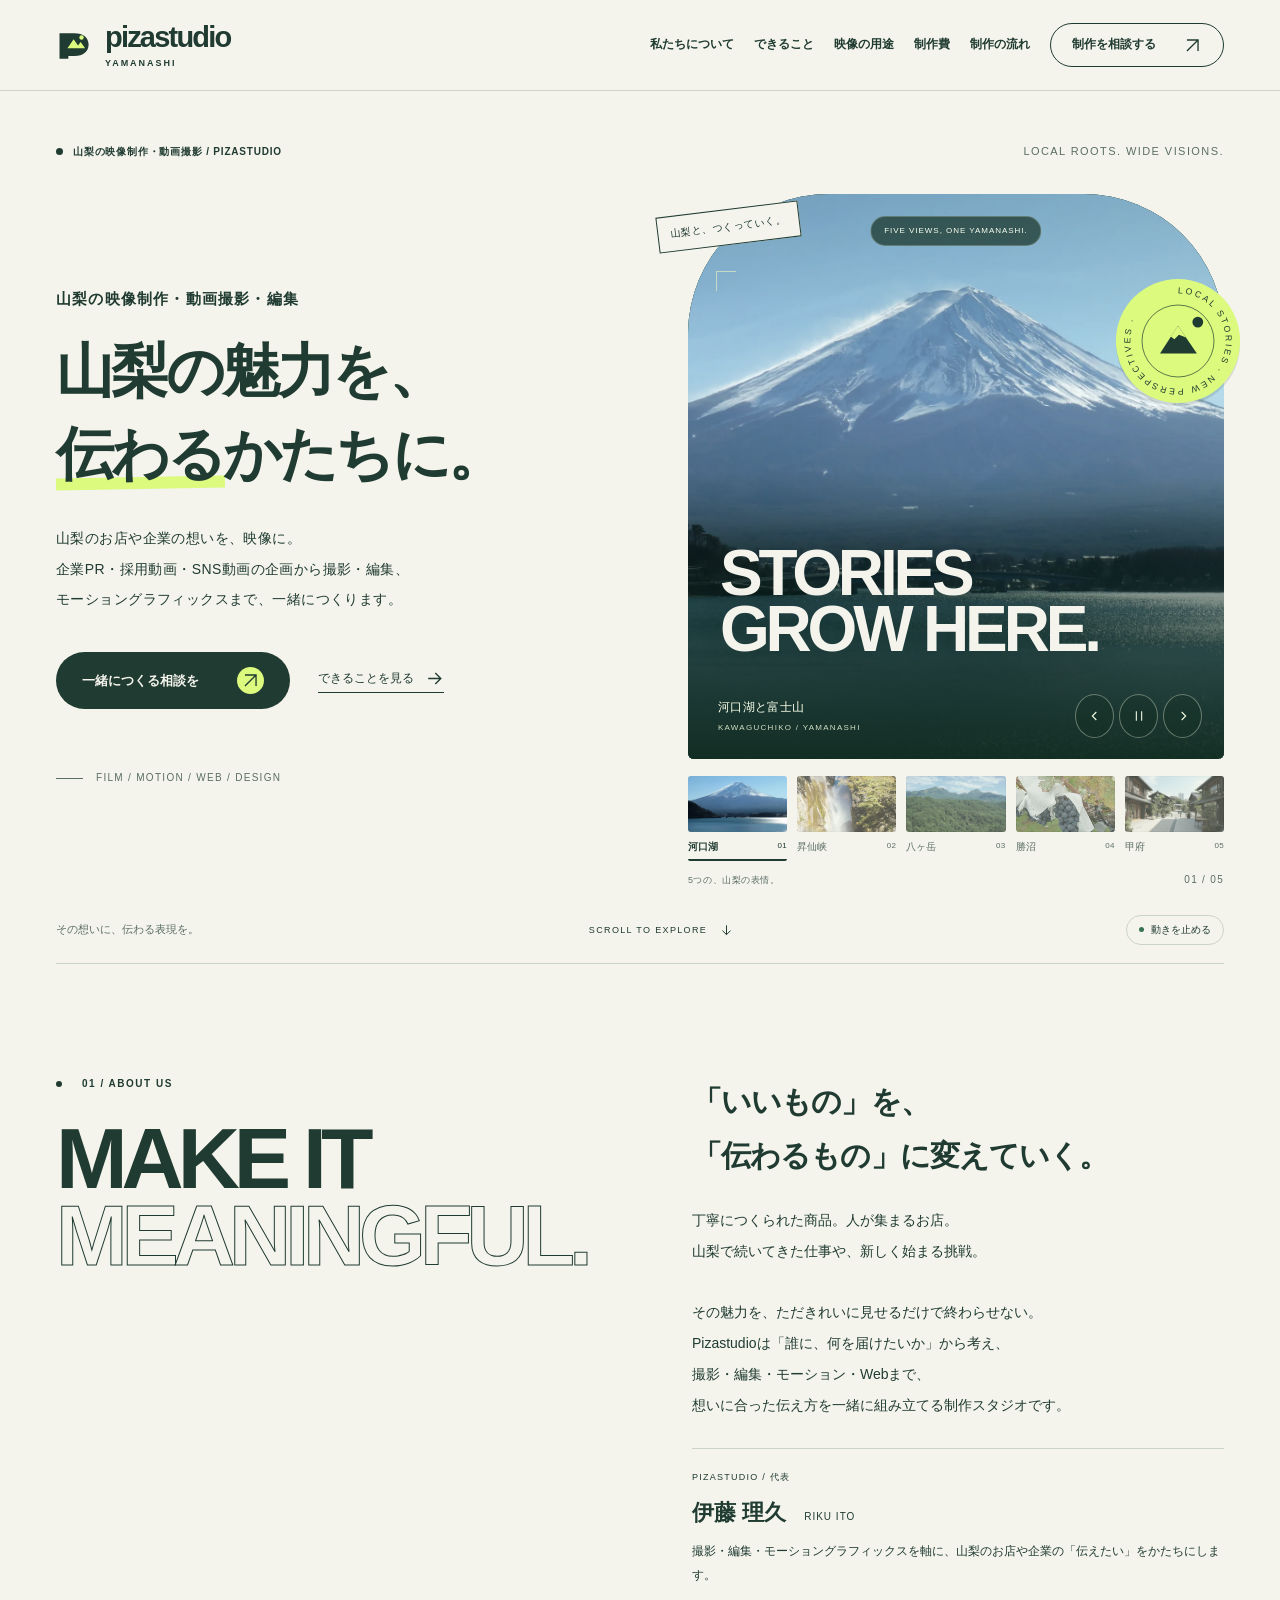
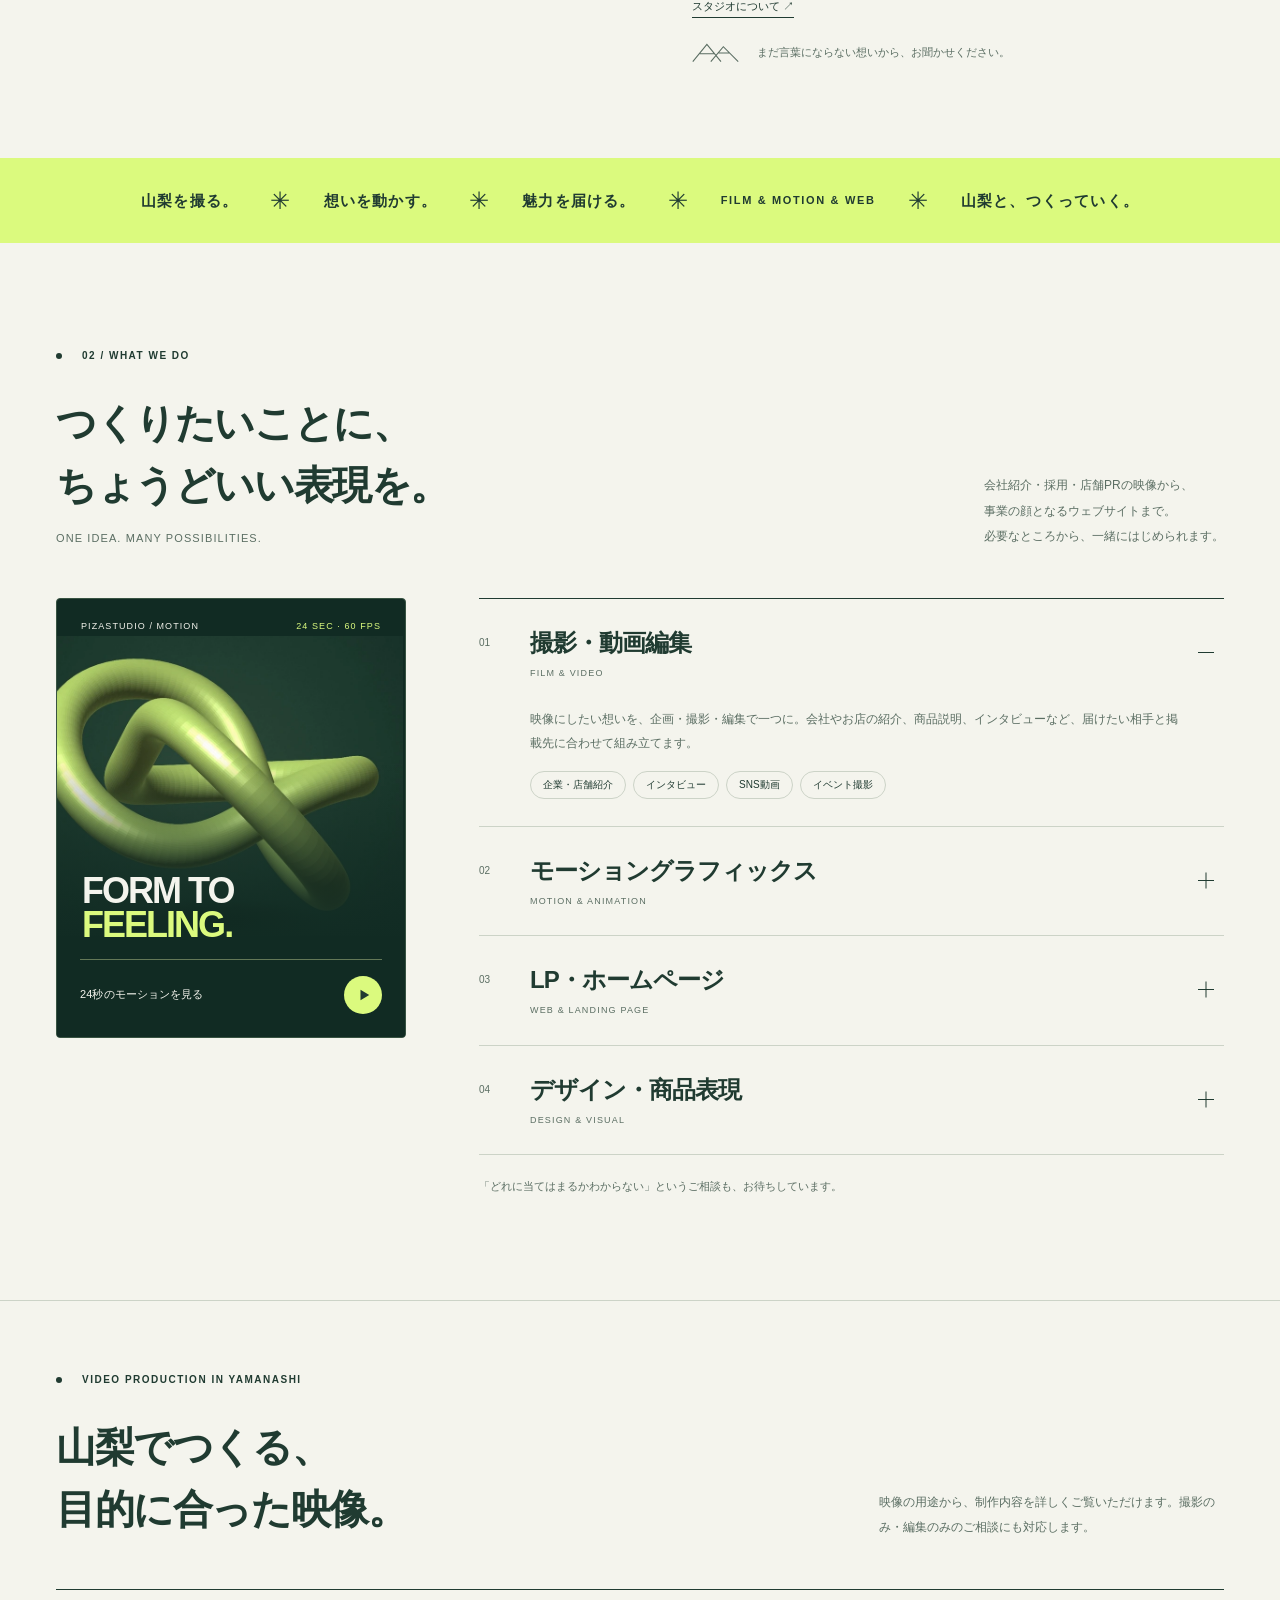
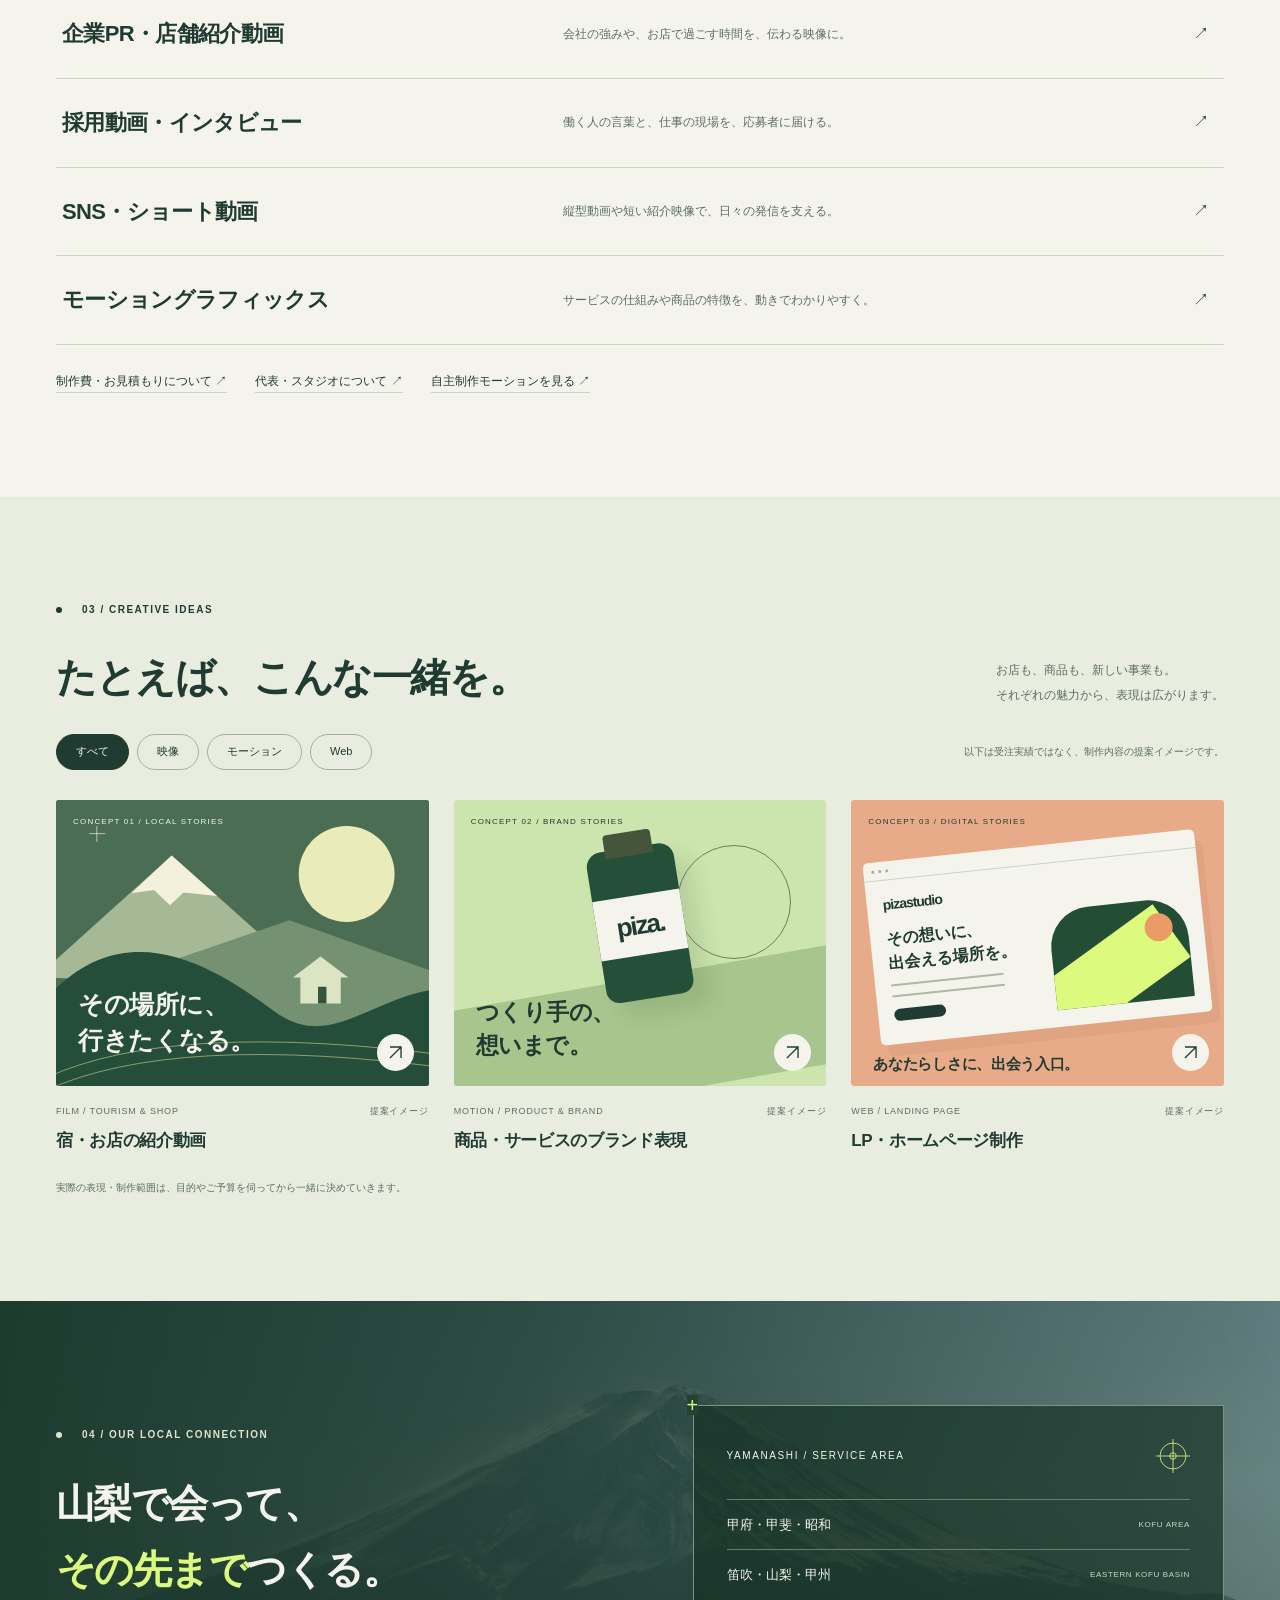
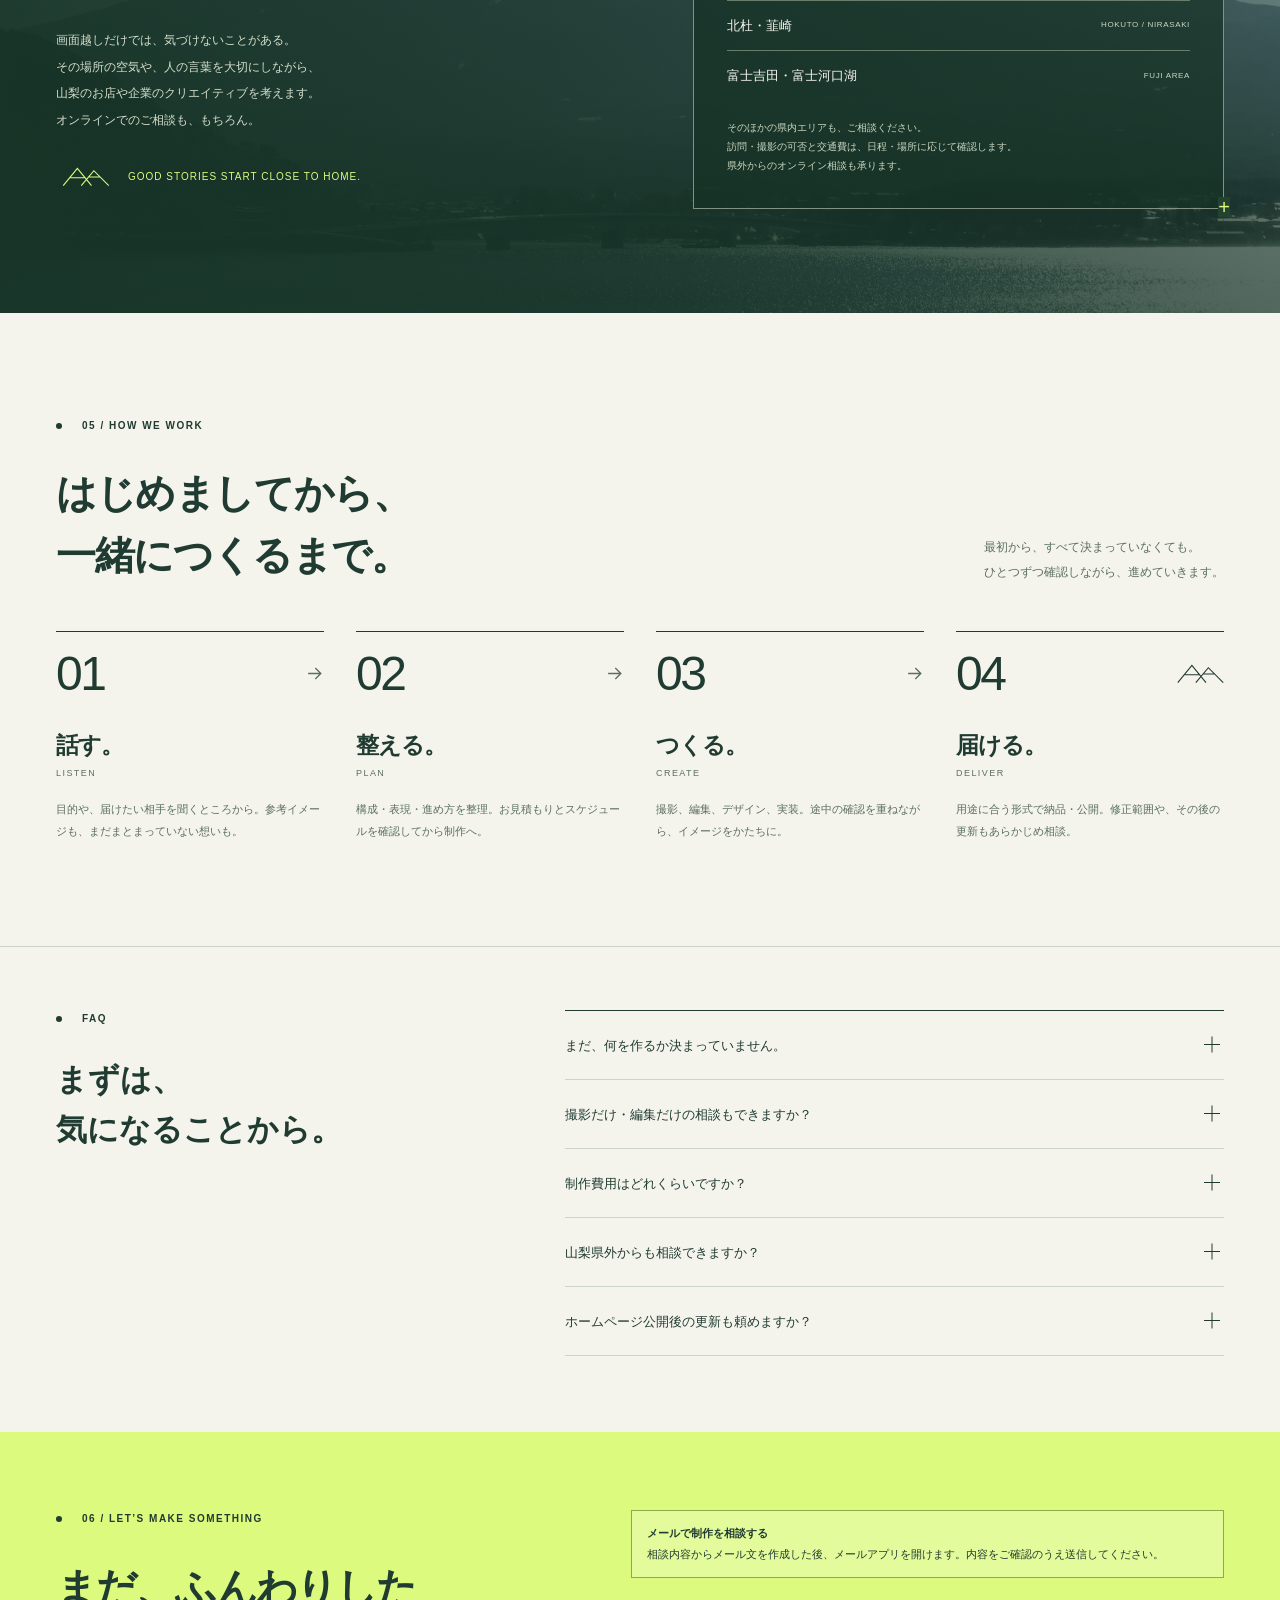
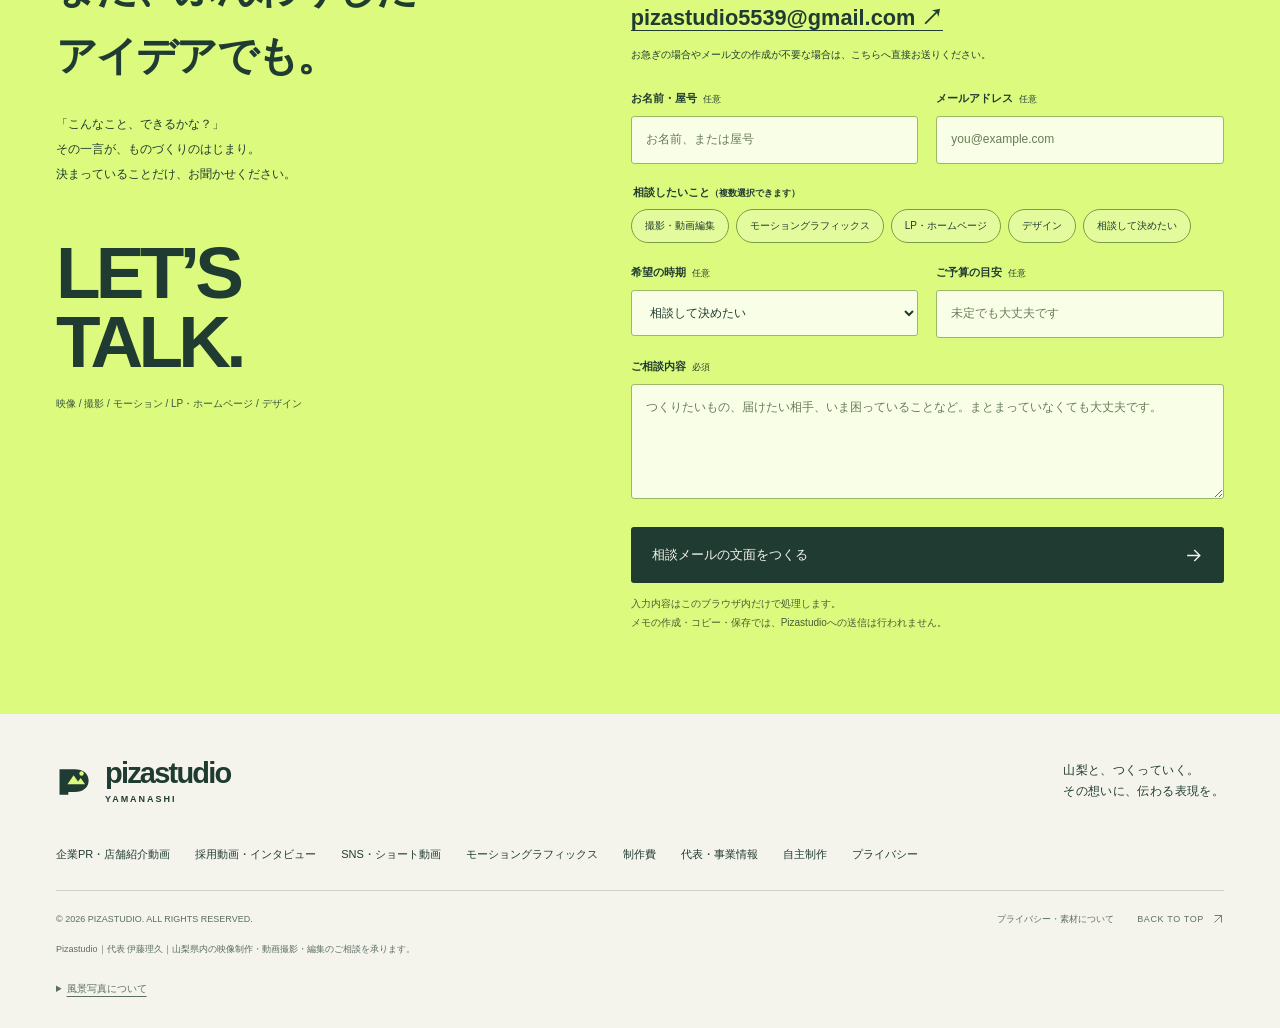
<file: index.html>
<!doctype html>
<html lang="ja">
<head>
<meta charset="utf-8"><meta name="viewport" content="width=device-width,initial-scale=1">
<title>山梨の映像制作・動画撮影・編集｜Pizastudio</title>
<!-- Motion identity edition. Existing five-photo gallery and consultation memo are preserved. -->
<meta name="description" content="山梨で企業PR・採用動画・店舗紹介・SNS動画の制作をご検討ならPizastudio。企画・撮影・編集・モーショングラフィックスを目的に合わせてご提案。甲府・甲斐・笛吹・北杜・富士河口湖など県内の撮影をご相談いただけます。">
<!-- Five-photo Yamanashi gallery. Original graphic retained as a failure fallback. -->

<meta name="robots" content="index,follow,max-image-preview:large,max-video-preview:-1"><meta name="theme-color" content="#203b31">
<meta property="og:type" content="website"><meta property="og:locale" content="ja_JP"><meta property="og:title" content="山梨の映像制作・動画撮影・編集｜Pizastudio"><meta property="og:description" content="山梨で企業PR・採用動画・店舗紹介・SNS動画の制作をご検討ならPizastudio。企画・撮影・編集・モーショングラフィックスを目的に合わせてご提案。甲府・甲斐・笛吹・北杜・富士河口湖など県内の撮影をご相談いただけます。">
<link rel="icon" type="image/svg+xml" href="/assets/favicon.svg"><link rel="stylesheet" href="/assets/site.css">
<link rel="canonical" href="https://pizastudio-yamanashi.pages.dev/"><meta property="og:url" content="https://pizastudio-yamanashi.pages.dev/"><meta property="og:image" content="https://pizastudio-yamanashi.pages.dev/assets/share.jpg"><meta property="og:site_name" content="Pizastudio 山梨"><meta name="twitter:card" content="summary_large_image"><meta name="author" content="Pizastudio / 伊藤理久"><script type="application/ld+json">{"@context": "https://schema.org", "@graph": [{"@type": "Organization", "@id": "https://pizastudio-yamanashi.pages.dev/#organization", "name": "Pizastudio", "url": "https://pizastudio-yamanashi.pages.dev/", "logo": "https://pizastudio-yamanashi.pages.dev/assets/favicon.svg", "email": "pizastudio5539@gmail.com", "founder": {"@type": "Person", "name": "伊藤理久"}, "description": "山梨県内の企業PR・採用動画・SNS動画の撮影、編集、モーショングラフィックスを提供する制作スタジオ。", "areaServed": {"@type": "AdministrativeArea", "name": "山梨県"}, "contactPoint": {"@type": "ContactPoint", "contactType": "制作相談", "email": "pizastudio5539@gmail.com", "availableLanguage": "Japanese"}}, {"@type": "WebSite", "@id": "https://pizastudio-yamanashi.pages.dev/#website", "url": "https://pizastudio-yamanashi.pages.dev/", "name": "Pizastudio 山梨", "inLanguage": "ja", "publisher": {"@id": "https://pizastudio-yamanashi.pages.dev/#organization"}}, {"@type": "WebPage", "@id": "https://pizastudio-yamanashi.pages.dev/#webpage", "url": "https://pizastudio-yamanashi.pages.dev/", "name": "山梨の映像制作・動画撮影・編集｜Pizastudio", "inLanguage": "ja", "isPartOf": {"@id": "https://pizastudio-yamanashi.pages.dev/#website"}, "about": {"@id": "https://pizastudio-yamanashi.pages.dev/#organization"}}, {"@type": "Service", "name": "企業PR・店舗紹介動画", "url": "https://pizastudio-yamanashi.pages.dev/services/company-pr/", "provider": {"@id": "https://pizastudio-yamanashi.pages.dev/#organization"}, "areaServed": {"@type": "AdministrativeArea", "name": "山梨県"}}, {"@type": "Service", "name": "採用動画・インタビュー", "url": "https://pizastudio-yamanashi.pages.dev/services/recruitment/", "provider": {"@id": "https://pizastudio-yamanashi.pages.dev/#organization"}, "areaServed": {"@type": "AdministrativeArea", "name": "山梨県"}}, {"@type": "Service", "name": "SNS・ショート動画", "url": "https://pizastudio-yamanashi.pages.dev/services/sns-video/", "provider": {"@id": "https://pizastudio-yamanashi.pages.dev/#organization"}, "areaServed": {"@type": "AdministrativeArea", "name": "山梨県"}}, {"@type": "Service", "name": "モーショングラフィックス", "url": "https://pizastudio-yamanashi.pages.dev/services/motion-graphics/", "provider": {"@id": "https://pizastudio-yamanashi.pages.dev/#organization"}, "areaServed": {"@type": "AdministrativeArea", "name": "山梨県"}}]}</script></head>
<body>
<a class="skip" href="#main">本文へ移動</a>
<header class="header"><div class="wrap header-inner"><a href="#top" aria-label="Pizastudio 山梨 トップ"><span class="brand"><svg class="brand-symbol" viewBox="0 0 42 42" fill="none" aria-hidden="true"><path d="M4 36V7h17c10 0 16 5 16 13s-6 13-16 13h-7v3H4Z" fill="currentColor"/><path d="m13 24 7-10 5 7 3-4 5 7H13Z" fill="#dbfa7e"/><circle cx="29" cy="12" r="2.5" fill="#dbfa7e"/></svg><span class="brand-type">pizastudio<small>YAMANASHI</small></span></span></a><nav class="nav" id="site-nav" aria-label="メインメニュー"><a href="#about">私たちについて</a><a href="#services">できること</a><a href="#video-services">映像の用途</a><a href="/pricing/">制作費</a><a href="#process">制作の流れ</a><a href="#contact" class="nav-contact">制作を相談する<svg class="arrow" aria-hidden="true" viewBox="0 0 24 24"><path d="M5 19 19 5M5 5h14v14"/></svg></a></nav><button class="menu-toggle" id="menu-toggle" aria-label="メニューを開く" aria-controls="site-nav" aria-expanded="false"><span></span><span></span></button></div></header>
<main id="main">
<section class="hero wrap" id="top" aria-labelledby="hero-title"><div class="hero-topline"><p class="eyebrow mono"><span class="dot" aria-hidden="true"></span>山梨の映像制作・動画撮影 / PIZASTUDIO</p><span class="edition">LOCAL ROOTS. WIDE VISIONS.</span></div>
<div class="hero-grid"><div class="hero-copy"><h1 id="hero-title"><span class="hero-service-line">山梨の映像制作・動画撮影・編集</span><span class="hero-line">山梨の魅力を、</span><span class="hero-line"><span class="under">伝わる</span>かたちに。</span></h1><p class="hero-description">山梨のお店や企業の想いを、映像に。<br>企業PR・採用動画・SNS動画の企画から撮影・編集、<br>モーショングラフィックスまで、一緒につくります。</p><div class="hero-links"><a class="cta-primary" href="#contact">一緒につくる相談を<span class="circle"><svg class="arrow" aria-hidden="true" viewBox="0 0 24 24"><path d="M5 19 19 5M5 5h14v14"/></svg></span></a><a class="quiet-link" href="#services">できることを見る<svg class="arrow" aria-hidden="true" viewBox="0 0 24 24"><path d="M4 12h16M13 5l7 7-7 7"/></svg></a></div><p class="hero-caption">FILM / MOTION / WEB / DESIGN</p></div>
<div class="hero-gallery" id="hero-gallery" role="region" aria-roledescription="カルーセル" aria-label="山梨の風景、5枚の写真" data-current="0"><div class="hero-art"><div class="art-window" id="hero-window"><svg class="landscape" viewBox="0 0 600 700" preserveAspectRatio="xMidYMid slice" role="img" aria-labelledby="land-title land-desc">
<title id="land-title">山梨の山並みをモチーフにしたグラフィック</title><desc id="land-desc">深い緑の空、淡い緑の太陽、富士山を思わせる稜線と、流れるような丘。Pizastudio山梨版のために制作した抽象イラスト。</desc>
<defs><linearGradient id="sky" x2="0" y2="1"><stop stop-color="#2a4b3f"/><stop offset="1" stop-color="#46664f"/></linearGradient><pattern id="grid" width="35" height="35" patternUnits="userSpaceOnUse"><path d="M35 0H0v35" fill="none" stroke="#edf4d0" stroke-opacity=".09" stroke-width=".6"/></pattern><clipPath id="snow"><path d="M46 416 298 212 559 416Z"/></clipPath><pattern id="speckle" width="9" height="9" patternUnits="userSpaceOnUse"><circle cx="1" cy="2" r=".45" fill="#eaffc6" fill-opacity=".18"/><circle cx="6" cy="7" r=".4" fill="#071d12" fill-opacity=".14"/></pattern></defs>
<path fill="url(#sky)" d="M0 0h600v700H0z"/><path fill="url(#grid)" d="M0 0h600v700H0z"/>
<circle cx="440" cy="153" r="100" fill="none" stroke="#bcd28c" stroke-width=".7" opacity=".5"/><circle cx="440" cy="153" r="83" fill="none" stroke="#bcd28c" stroke-width=".7" opacity=".4"/><circle cx="440" cy="153" r="66" fill="#dcf897"/>
<path d="M-30 395 70 324 134 373 240 285 365 374 452 322 635 450V700H-30Z" fill="#759077"/>
<path d="M23 428 298 212 579 428Z" fill="#aac29b"/><path d="m298 212 27 63-25 14 12 28-45 22-14 35-73 54H579Z" fill="#729075"/>
<path d="m201 289 97-77 105 84-65-12-21 12-29-23-22 13-27-7Z" fill="#f0f1d9" clip-path="url(#snow)"/>
<path d="m298 224-16 45-34 22M309 281l-19 29-22 6M362 300l19 37 38 13M259 338l-16 24-42 26M284 348l-25 45" stroke="#dbe3ba" stroke-width="1" opacity=".7" fill="none"/>
<path d="M-20 456Q97 356 186 395T358 434Q448 465 630 387V700H-20Z" fill="#456f51"/>
<path d="M-20 432c160-63 178-3 319 72S443 451 622 436v264H-20Z" fill="#c1c796"/>
<path d="M-20 469c139-64 192-13 282 32s209 59 360 2M-20 486c139-64 192-13 282 32s209 59 360 2M-20 504c139-64 192-13 282 32s209 59 360 2M-20 522c139-64 192-13 282 32s209 59 360 2M-20 540c139-64 192-13 282 32s209 59 360 2" fill="none" stroke="#6b805a" stroke-width="1.2" opacity=".68"/>
<path d="M-10 640Q97 515 252 545T615 494V710H-10Z" fill="#7b9869"/><path d="M-20 664Q174 483 397 575T632 557V710H-20Z" fill="#193b2f"/>
<path d="M324 520c131 37 135 89 10 117s-106 47-19 72h100c-110-43-103-55-35-74s145-74-56-115Z" fill="#dfef9e"/>
<path d="M327 525c122 42 121 83 5 111s-107 51-11 72" fill="none" stroke="#dca07a" stroke-width="1.2"/>
<g fill="#193b2f"><path d="m124 469 11-29 11 29h-7v17h-8v-17ZM163 472l13-39 13 39h-9v18h-8v-18ZM526 440l11-32 11 32h-7v14h-8v-14ZM496 450l10-24 10 24h-7v12h-6v-12Z"/></g>
<path d="M58 192h88M102 148v88" stroke="#e5efce" stroke-width=".7" opacity=".35"/><circle cx="102" cy="192" r="23" fill="none" stroke="#e5efce" stroke-width=".7" opacity=".35"/>
<path d="M30 366H570" stroke="#f0f1d9" stroke-width=".6" opacity=".3" stroke-dasharray="3 8"/>
<path fill="url(#speckle)" d="M0 0h600v700H0z"/>
</svg><div class="gallery-slide is-active" id="gallery-slide-0" role="group" aria-roledescription="スライド" aria-label="1 / 5 河口湖と富士山" aria-hidden="false" data-name="河口湖と富士山" data-english="KAWAGUCHIKO"><img class="gallery-photo" src="/assets/landscape-01.webp" width="1800" height="1200" alt="河口湖の湖面の向こうに見える、雪をまとった富士山。" style="--photo-position:54% 50%" loading="eager" decoding="async" fetchpriority="high" referrerpolicy="no-referrer" draggable="false"></div>
<div class="gallery-slide" id="gallery-slide-1" role="group" aria-roledescription="スライド" aria-label="2 / 5 昇仙峡・仙娥滝" aria-hidden="true" data-name="昇仙峡・仙娥滝" data-english="SHOSENKYO"><img class="gallery-photo" src="/assets/landscape-02.webp" width="1200" height="1800" alt="昇仙峡の木々と岩に囲まれて流れ落ちる仙娥滝。" style="--photo-position:50% 46%" loading="eager" decoding="async" fetchpriority="low" referrerpolicy="no-referrer" draggable="false"></div>
<div class="gallery-slide" id="gallery-slide-2" role="group" aria-roledescription="スライド" aria-label="3 / 5 北杜から望む八ヶ岳" aria-hidden="true" data-name="北杜から望む八ヶ岳" data-english="YATSUGATAKE"><img class="gallery-photo" src="/assets/landscape-03.webp" width="1800" height="1200" alt="北杜市から望む八ヶ岳の山並みと緑豊かな森。" style="--photo-position:48% 50%" loading="eager" decoding="async" fetchpriority="low" referrerpolicy="no-referrer" draggable="false"></div>
<div class="gallery-slide" id="gallery-slide-3" role="group" aria-roledescription="スライド" aria-label="4 / 5 勝沼のぶどう" aria-hidden="true" data-name="勝沼のぶどう" data-english="KATSUNUMA"><img class="gallery-photo" src="/assets/landscape-04.webp" width="768" height="1024" alt="勝沼の葡萄園で実るぶどうと緑の葉。" style="--photo-position:50% 42%" loading="eager" decoding="async" fetchpriority="low" referrerpolicy="no-referrer" draggable="false"></div>
<div class="gallery-slide" id="gallery-slide-4" role="group" aria-roledescription="スライド" aria-label="5 / 5 甲府・花小路の街並み" aria-hidden="true" data-name="甲府・花小路の街並み" data-english="KOFU"><img class="gallery-photo" src="/assets/landscape-05.webp" width="1800" height="1200" alt="小江戸甲府花小路の、趣のある建物が並ぶ通り。" style="--photo-position:50% 50%" loading="eager" decoding="async" fetchpriority="low" referrerpolicy="no-referrer" draggable="false"></div><span class="photo-veil" aria-hidden="true"></span><span class="art-index">FIVE VIEWS, ONE YAMANASHI.</span><span class="art-corner" aria-hidden="true"></span><div class="art-title" aria-hidden="true">STORIES<br>GROW HERE.</div><div class="gallery-window-bar"><div class="gallery-location"><strong id="gallery-place">河口湖と富士山</strong><small id="gallery-place-en">KAWAGUCHIKO / YAMANASHI</small></div><div class="gallery-controls"><button class="gallery-control" id="gallery-prev" type="button" aria-label="前の写真" aria-controls="hero-window"><svg viewBox="0 0 24 24" aria-hidden="true"><path d="m14 6-6 6 6 6"/></svg></button><button class="gallery-control" id="gallery-play" type="button" aria-label="写真の自動切り替えを停止" aria-pressed="false"><svg class="pause-symbol" viewBox="0 0 24 24" aria-hidden="true"><path d="M8 5v14M16 5v14"/></svg><svg class="play-symbol" viewBox="0 0 24 24" aria-hidden="true"><path d="m8 5 10 7-10 7Z"/></svg></button><button class="gallery-control" id="gallery-next" type="button" aria-label="次の写真" aria-controls="hero-window"><svg viewBox="0 0 24 24" aria-hidden="true"><path d="m10 6 6 6-6 6"/></svg></button></div></div></div><span class="art-note">山梨と、つくっていく。</span><svg class="orbit-stamp" viewBox="0 0 140 140" aria-label="Local stories, new perspectives"><defs><path id="stamp-text" d="M70 17a53 53 0 1 1-.01 0"/></defs><circle cx="70" cy="70" r="69" fill="#dbfa7e"/><circle cx="70" cy="70" r="40" fill="none" stroke="currentColor" stroke-width=".75"/><text font-family="Arial,sans-serif" font-size="9.7" letter-spacing="2.5" fill="currentColor"><textPath href="#stamp-text">LOCAL STORIES · NEW PERSPECTIVES · </textPath></text><path d="m50 84 20-31 21 31H50Z" fill="currentColor"/><path d="m62 65 8-12 9 13-8-3-5 5Z" fill="#dbfa7e"/><circle cx="92" cy="49" r="6" fill="currentColor"/></svg></div><div class="gallery-thumbs" role="group" aria-label="見たい山梨の写真を選ぶ"><button class="gallery-thumb" type="button" aria-label="河口湖と富士山の写真を表示" aria-controls="hero-window" aria-current="true" data-slide="0"><span class="gallery-thumb-image"><img src="/assets/landscape-01.webp" alt="" width="160" height="100" style="--photo-position:54% 50%" loading="eager" decoding="async" referrerpolicy="no-referrer" draggable="false"></span><span class="gallery-thumb-label">河口湖<b>01</b></span></button><button class="gallery-thumb" type="button" aria-label="昇仙峡・仙娥滝の写真を表示" aria-controls="hero-window" aria-current="false" data-slide="1"><span class="gallery-thumb-image"><img src="/assets/landscape-02.webp" alt="" width="160" height="100" style="--photo-position:50% 46%" loading="eager" decoding="async" referrerpolicy="no-referrer" draggable="false"></span><span class="gallery-thumb-label">昇仙峡<b>02</b></span></button><button class="gallery-thumb" type="button" aria-label="北杜から望む八ヶ岳の写真を表示" aria-controls="hero-window" aria-current="false" data-slide="2"><span class="gallery-thumb-image"><img src="/assets/landscape-03.webp" alt="" width="160" height="100" style="--photo-position:48% 50%" loading="eager" decoding="async" referrerpolicy="no-referrer" draggable="false"></span><span class="gallery-thumb-label">八ヶ岳<b>03</b></span></button><button class="gallery-thumb" type="button" aria-label="勝沼のぶどうの写真を表示" aria-controls="hero-window" aria-current="false" data-slide="3"><span class="gallery-thumb-image"><img src="/assets/landscape-04.webp" alt="" width="160" height="100" style="--photo-position:50% 42%" loading="eager" decoding="async" referrerpolicy="no-referrer" draggable="false"></span><span class="gallery-thumb-label">勝沼<b>04</b></span></button><button class="gallery-thumb" type="button" aria-label="甲府・花小路の街並みの写真を表示" aria-controls="hero-window" aria-current="false" data-slide="4"><span class="gallery-thumb-image"><img src="/assets/landscape-05.webp" alt="" width="160" height="100" style="--photo-position:50% 50%" loading="eager" decoding="async" referrerpolicy="no-referrer" draggable="false"></span><span class="gallery-thumb-label">甲府<b>05</b></span></button></div><div class="gallery-meta"><span>5つの、山梨の表情。</span><span class="gallery-count"><span id="gallery-current">01</span> / 05</span></div><p class="sr-only" id="gallery-status" role="status" aria-live="polite" aria-atomic="true"></p></div></div>
<div class="hero-bottom"><p>その想いに、伝わる表現を。</p><a href="#about" class="scroll-hint">SCROLL TO EXPLORE<svg class="arrow" aria-hidden="true" viewBox="0 0 24 24"><path d="M12 4v16M5 13l7 7 7-7"/></svg></a><button class="motion-control" id="motion-toggle" aria-pressed="false"><span class="status-dot" aria-hidden="true"></span><span class="motion-text">動きを止める</span></button></div></section>
<section class="wrap intro" id="about" aria-labelledby="intro-title"><div><div class="section-tag">01 / ABOUT US</div><div class="intro-brand" aria-hidden="true"><span>MAKE IT</span><span class="outline">MEANINGFUL.</span></div></div><div><h2 class="intro-heading" id="intro-title">「いいもの」を、<br>「伝わるもの」に変えていく。</h2><p class="intro-body">丁寧につくられた商品。人が集まるお店。<br>山梨で続いてきた仕事や、新しく始まる挑戦。<br><br>その魅力を、ただきれいに見せるだけで終わらせない。<br>Pizastudioは「誰に、何を届けたいか」から考え、<br>撮影・編集・モーション・Webまで、<br>想いに合った伝え方を一緒に組み立てる制作スタジオです。</p><div class="studio-signature"><span>PIZASTUDIO / 代表</span><strong>伊藤 理久 <small>RIKU ITO</small></strong><p>撮影・編集・モーショングラフィックスを軸に、山梨のお店や企業の「伝えたい」をかたちにします。</p><a href="/about/">スタジオについて ↗</a></div><div class="intro-bottom"><svg class="mini-hills" viewBox="0 0 60 28" fill="none" aria-hidden="true"><path d="m2 24 17-21 20 21M27 24 13-1M29 24 13-1" style="display:none"/><path d="M1 25 19 3 37 25M24 25 40 6 59 25M10 15h18M34 14h14" stroke="currentColor" stroke-width="1.4"/></svg><span>まだ言葉にならない想いから、お聞かせください。</span></div></div></section>
<div class="divider-band" aria-hidden="true"><div class="band-line"><span>山梨を撮る。</span><b>✳</b><span>想いを動かす。</span><b>✳</b><span>魅力を届ける。</span><b>✳</b><span class="small">FILM & MOTION & WEB</span><b>✳</b><span>山梨と、つくっていく。</span></div></div>
<section class="section wrap" id="services" aria-labelledby="services-title"><div class="section-tag">02 / WHAT WE DO</div><div class="section-head"><div><h2 id="services-title">つくりたいことに、<br>ちょうどいい表現を。</h2><p class="en">ONE IDEA. MANY POSSIBILITIES.</p></div><p>会社紹介・採用・店舗PRの映像から、<br>事業の顔となるウェブサイトまで。<br>必要なところから、一緒にはじめられます。</p></div><div class="services-grid"><div class="service-poster motion-poster"><button type="button" class="motion-poster-button" data-dialog="motion" aria-label="24秒のPizastudioブランドモーションを見る"><img class="motion-poster-image" src="/assets/art-89388019c754.webp" alt="" width="808" height="640" loading="lazy"><span class="motion-poster-heading"><span>PIZASTUDIO / MOTION</span><span>24 SEC · 60 FPS</span></span><span class="motion-poster-title">FORM TO<br><span>FEELING.</span></span><span class="motion-poster-watch"><span>24秒のモーションを見る</span><span class="motion-poster-play"><svg viewBox="0 0 24 24" aria-hidden="true"><path d="m6 3 15 9-15 9Z"/></svg></span></span></button></div><div><div class="service-list"><details class="service-row" open><summary><span class="service-number">01</span><div><h3>撮影・動画編集</h3><span class="service-en">FILM & VIDEO</span></div><span class="plus" aria-hidden="true"></span></summary><div class="service-detail"><p>映像にしたい想いを、企画・撮影・編集で一つに。会社やお店の紹介、商品説明、インタビューなど、届けたい相手と掲載先に合わせて組み立てます。</p><div class="service-tags"><span>企業・店舗紹介</span><span>インタビュー</span><span>SNS動画</span><span>イベント撮影</span></div></div></details><details class="service-row"><summary><span class="service-number">02</span><div><h3>モーショングラフィックス</h3><span class="service-en">MOTION & ANIMATION</span></div><span class="plus" aria-hidden="true"></span></summary><div class="service-detail"><p>言葉だけでは伝わりにくいことを、文字・図形・イラストの動きでわかりやすく。サービス説明からロゴのアニメーションまで、伝える順番と動きを設計します。</p><div class="service-tags"><span>サービス説明</span><span>図解アニメーション</span><span>ロゴモーション</span><span>3DCG・立体表現</span></div></div></details><details class="service-row"><summary><span class="service-number">03</span><div><h3>LP・ホームページ</h3><span class="service-en">WEB & LANDING PAGE</span></div><span class="plus" aria-hidden="true"></span></summary><div class="service-detail"><p>事業や商品の魅力が伝わる構成から、文章・デザイン・実装まで。映像や写真と世界観をそろえ、相談や予約につながる入口をつくります。</p><div class="service-tags"><span>LP制作</span><span>ホームページ制作</span><span>スマートフォン対応</span><span>映像との連携</span></div></div></details><details class="service-row"><summary><span class="service-number">04</span><div><h3>デザイン・商品表現</h3><span class="service-en">DESIGN & VISUAL</span></div><span class="plus" aria-hidden="true"></span></summary><div class="service-detail"><p>映像だけでなく、見せ方全体を整えるデザインも。バナーやキービジュアル、機材・ガジェットの商品表現など、伝えたいことに合わせてご提案します。</p><div class="service-tags"><span>バナー・ビジュアル</span><span>商品・機材の表現</span><span>図解</span><span>ブランドの見せ方</span></div></div></details></div><p class="service-note">「どれに当てはまるかわからない」というご相談も、お待ちしています。</p></div></div></section>
<section class="section wrap intent-section" id="video-services" aria-labelledby="video-services-title"><div class="section-head"><div><div class="section-tag">VIDEO PRODUCTION IN YAMANASHI</div><h2 id="video-services-title">山梨でつくる、<br>目的に合った映像。</h2></div><p>映像の用途から、制作内容を詳しくご覧いただけます。撮影のみ・編集のみのご相談にも対応します。</p></div><div class="intent-links"><a href="/services/company-pr/" class="intent-row"><span class="intent-name">企業PR・店舗紹介動画</span><span class="intent-desc">会社の強みや、お店で過ごす時間を、伝わる映像に。</span><span aria-hidden="true">↗</span></a><a href="/services/recruitment/" class="intent-row"><span class="intent-name">採用動画・インタビュー</span><span class="intent-desc">働く人の言葉と、仕事の現場を、応募者に届ける。</span><span aria-hidden="true">↗</span></a><a href="/services/sns-video/" class="intent-row"><span class="intent-name">SNS・ショート動画</span><span class="intent-desc">縦型動画や短い紹介映像で、日々の発信を支える。</span><span aria-hidden="true">↗</span></a><a href="/services/motion-graphics/" class="intent-row"><span class="intent-name">モーショングラフィックス</span><span class="intent-desc">サービスの仕組みや商品の特徴を、動きでわかりやすく。</span><span aria-hidden="true">↗</span></a></div><div class="editorial-links"><a href="/pricing/">制作費・お見積もりについて ↗</a><a href="/about/">代表・スタジオについて ↗</a><a href="/works/brand-motion/">自主制作モーションを見る ↗</a></div></section><section class="section ideas" id="ideas" aria-labelledby="ideas-title"><div class="wrap"><div class="section-tag">03 / CREATIVE IDEAS</div><div class="section-head"><div><h2 id="ideas-title">たとえば、こんな一緒を。</h2></div><p>お店も、商品も、新しい事業も。<br>それぞれの魅力から、表現は広がります。</p></div><div class="filter-row" role="group" aria-label="制作アイデアの絞り込み"><button class="filter" data-filter="all" aria-pressed="true">すべて</button><button class="filter" data-filter="film" aria-pressed="false">映像</button><button class="filter" data-filter="motion" aria-pressed="false">モーション</button><button class="filter" data-filter="web" aria-pressed="false">Web</button><p class="filter-disclaimer">以下は受注実績ではなく、制作内容の提案イメージです。</p></div><p class="sr-only" aria-live="polite" id="filter-status">3件の提案イメージを表示しています。</p><div class="ideas-grid">
<article class="idea-card" data-category="film"><button data-dialog="local" aria-label="宿・お店の紹介動画の提案内容を見る"><div class="idea-cover cover-local"><svg viewBox="0 0 450 340" preserveAspectRatio="xMidYMid slice" aria-hidden="true"><rect width="450" height="340" fill="#4a6d54"/><circle cx="349" cy="88" r="57" fill="#e9ecb9"/><path d="M-20 211 141 66 315 221Z" fill="#a5b997"/><path d="m141 66 54 48-40-4-16 15-19-18-27 4Z" fill="#f3f0dc"/><path d="M-20 246 281 143 483 215V340H-20Z" fill="#749271"/><path d="M-20 250c98-126 211-52 283 1s121-29 219-28v123H-20Z" fill="#254e3a"/><path d="M-10 331Q142 260 479 305" fill="none" stroke="#9daf76" stroke-width="1"/><path d="M-10 346Q142 275 479 320" fill="none" stroke="#9daf76" stroke-width="1"/><g fill="#dce5c3"><path d="M294 210h48v32h-48z"/><path d="m285 211 33-25 33 25Z"/></g><path fill="#36543c" d="M315 222h10v20h-10z"/><path d="M52 31v19M43 40h19" stroke="#f3efcf" stroke-width=".8"/></svg><span class="label">CONCEPT 01 / LOCAL STORIES</span><span class="title">その場所に、<br>行きたくなる。</span><span class="idea-arrow"><svg class="arrow" aria-hidden="true" viewBox="0 0 24 24"><path d="M5 19 19 5M5 5h14v14"/></svg></span></div><div class="idea-meta"><span>FILM / TOURISM & SHOP</span><span>提案イメージ</span></div><h3>宿・お店の紹介動画</h3></button></article>
<article class="idea-card" data-category="motion"><button data-dialog="product" aria-label="商品・サービスのブランド表現の提案内容を見る"><div class="idea-cover cover-product"><span class="label">CONCEPT 02 / BRAND STORIES</span><div class="product-floor" aria-hidden="true"></div><div class="product-sun" aria-hidden="true"></div><div class="product-bottle" aria-hidden="true"><span class="product-label">piza.</span></div><span class="title">つくり手の、<br>想いまで。</span><span class="idea-arrow"><svg class="arrow" aria-hidden="true" viewBox="0 0 24 24"><path d="M5 19 19 5M5 5h14v14"/></svg></span></div><div class="idea-meta"><span>MOTION / PRODUCT & BRAND</span><span>提案イメージ</span></div><h3>商品・サービスのブランド表現</h3></button></article>
<article class="idea-card" data-category="web"><button data-dialog="web" aria-label="LP・ホームページ制作の提案内容を見る"><div class="idea-cover cover-web"><span class="label">CONCEPT 03 / DIGITAL STORIES</span><div class="mock-browser" aria-hidden="true"><div class="mock-chrome"><i></i><i></i><i></i></div><div class="mock-content"><div class="mock-brand">pizastudio</div><div class="mock-layout"><div><div class="mock-head">その想いに、<br>出会える場所を。</div><div class="mock-text"></div><div class="mock-text"></div><div class="mock-cta"></div></div><div class="mock-visual"></div></div></div></div><span class="title">あなたらしさに、出会う入口。</span><span class="idea-arrow"><svg class="arrow" aria-hidden="true" viewBox="0 0 24 24"><path d="M5 19 19 5M5 5h14v14"/></svg></span></div><div class="idea-meta"><span>WEB / LANDING PAGE</span><span>提案イメージ</span></div><h3>LP・ホームページ制作</h3></button></article></div><p class="idea-note">実際の表現・制作範囲は、目的やご予算を伺ってから一緒に決めていきます。</p></div></section>
<section class="section local-section" aria-labelledby="local-title"><div class="local-photo-backdrop" aria-hidden="true"><img class="scenic-photo local-photo" src="/assets/landscape-01.webp" width="2200" height="1467" alt="" loading="lazy" decoding="async" referrerpolicy="no-referrer"></div><div class="wrap local-grid"><div><div class="section-tag">04 / OUR LOCAL CONNECTION</div><h2 id="local-title">山梨で会って、<br><em>その先まで</em>つくる。</h2><p class="local-description">画面越しだけでは、気づけないことがある。<br>その場所の空気や、人の言葉を大切にしながら、<br>山梨のお店や企業のクリエイティブを考えます。<br>オンラインでのご相談も、もちろん。</p><div class="local-sign"><svg class="mini-hills" viewBox="0 0 60 28" fill="none" aria-hidden="true"><path d="m2 24 17-21 20 21M27 24 13-1M29 24 13-1" style="display:none"/><path d="M1 25 19 3 37 25M24 25 40 6 59 25M10 15h18M34 14h14" stroke="currentColor" stroke-width="1.4"/></svg><span>GOOD STORIES START CLOSE TO HOME.</span></div></div><div class="area-card"><div class="area-top"><span>YAMANASHI / SERVICE AREA</span><svg aria-hidden="true" viewBox="0 0 42 42"><circle cx="21" cy="21" r="16"/><path d="M21 0v42M0 21h42m16 5 10-10"/><circle cx="21" cy="21" r="4"/></svg></div><div class="area-row"><strong>甲府・甲斐・昭和</strong><small>KOFU AREA</small></div><div class="area-row"><strong>笛吹・山梨・甲州</strong><small>EASTERN KOFU BASIN</small></div><div class="area-row"><strong>北杜・韮崎</strong><small>HOKUTO / NIRASAKI</small></div><div class="area-row"><strong>富士吉田・富士河口湖</strong><small>FUJI AREA</small></div><p class="area-foot">そのほかの県内エリアも、ご相談ください。<br>訪問・撮影の可否と交通費は、日程・場所に応じて確認します。<br>県外からのオンライン相談も承ります。</p></div></div></section>
<section class="section wrap" id="process" aria-labelledby="process-title"><div class="section-tag">05 / HOW WE WORK</div><div class="section-head process-head"><h2 id="process-title">はじめましてから、<br>一緒につくるまで。</h2><p>最初から、すべて決まっていなくても。<br>ひとつずつ確認しながら、進めていきます。</p></div><div class="steps"><article class="step"><div class="step-num">01<svg class="arrow" aria-hidden="true" viewBox="0 0 24 24"><path d="M4 12h16M13 5l7 7-7 7"/></svg></div><h3>話す。</h3><div class="eng">LISTEN</div><p>目的や、届けたい相手を聞くところから。参考イメージも、まだまとまっていない想いも。</p></article><article class="step"><div class="step-num">02<svg class="arrow" aria-hidden="true" viewBox="0 0 24 24"><path d="M4 12h16M13 5l7 7-7 7"/></svg></div><h3>整える。</h3><div class="eng">PLAN</div><p>構成・表現・進め方を整理。お見積もりとスケジュールを確認してから制作へ。</p></article><article class="step"><div class="step-num">03<svg class="arrow" aria-hidden="true" viewBox="0 0 24 24"><path d="M4 12h16M13 5l7 7-7 7"/></svg></div><h3>つくる。</h3><div class="eng">CREATE</div><p>撮影、編集、デザイン、実装。途中の確認を重ねながら、イメージをかたちに。</p></article><article class="step"><div class="step-num">04<svg class="mini-hills" viewBox="0 0 60 28" fill="none" aria-hidden="true"><path d="m2 24 17-21 20 21M27 24 13-1M29 24 13-1" style="display:none"/><path d="M1 25 19 3 37 25M24 25 40 6 59 25M10 15h18M34 14h14" stroke="currentColor" stroke-width="1.4"/></svg></div><h3>届ける。</h3><div class="eng">DELIVER</div><p>用途に合う形式で納品・公開。修正範囲や、その後の更新もあらかじめ相談。</p></article></div></section>
<section class="wrap faq-section" aria-labelledby="faq-title"><div><div class="section-tag">FAQ</div><h2 id="faq-title">まずは、<br>気になることから。</h2></div><div class="faq-list"><details class="faq-item"><summary><span>まだ、何を作るか決まっていません。</span><span class="plus" aria-hidden="true"></span></summary><p>問題ありません。誰に何を届けたいか、いま困っていることからお聞かせください。動画がよいか、Webページがよいかも含めて、一緒に整理していきます。</p></details><details class="faq-item"><summary><span>撮影だけ・編集だけの相談もできますか？</span><span class="plus" aria-hidden="true"></span></summary><p>撮影のみ、支給素材の編集、モーションやデザインの一部分など、必要な工程からご相談いただけます。素材の状態や納品形式を確認して、対応内容を決めます。</p></details><details class="faq-item"><summary><span>制作費用はどれくらいですか？</span><span class="plus" aria-hidden="true"></span></summary><p>内容・尺やページ数・撮影の規模・納期によって変わるため、個別にお見積もりします。ご予算が決まっていれば、その範囲で何ができるかを一緒に検討します。</p></details><details class="faq-item"><summary><span>山梨県外からも相談できますか？</span><span class="plus" aria-hidden="true"></span></summary><p>オンラインでの打ち合わせや素材の受け渡しにも対応します。県外での現地撮影が必要な場合は、日程・移動・費用を含めてご相談ください。</p></details><details class="faq-item"><summary><span>ホームページ公開後の更新も頼めますか？</span><span class="plus" aria-hidden="true"></span></summary><p>更新の頻度や内容に合わせて、必要なサポートを相談して決めます。公開先、ドメイン、保守や外部サービスの費用は、制作費と分けて事前に確認します。</p></details></div></section>
<section class="contact" id="contact" aria-labelledby="contact-title"><div class="wrap contact-grid"><div><div class="section-tag">06 / LET’S MAKE SOMETHING</div><h2 id="contact-title">まだ、ふんわりした<br>アイデアでも。</h2><p class="contact-intro">「こんなこと、できるかな？」<br>その一言が、ものづくりのはじまり。<br>決まっていることだけ、お聞かせください。</p><div class="contact-word" aria-hidden="true"><span>LET’S</span><span>TALK.</span></div><p class="contact-small">映像 / 撮影 / モーション / LP・ホームページ / デザイン</p></div><div><div class="form-notice" role="note"><strong>メールで制作を相談する</strong><br><span id="form-notice-text">ご相談内容からメール文を作成できます。メールアプリで内容をご確認のうえ送信してください。</span></div>
<noscript><p class="form-notice">相談メモの作成にはJavaScriptが必要です。下記メールアドレスへ直接ご相談ください。</p></noscript>
<div class="direct-contact"><a href="mailto:pizastudio5539@gmail.com?subject=%E5%B1%B1%E6%A2%A8%E3%81%AE%E6%98%A0%E5%83%8F%E5%88%B6%E4%BD%9C%E3%81%AE%E3%81%94%E7%9B%B8%E8%AB%87">pizastudio5539@gmail.com <span aria-hidden="true">↗</span></a><p>お急ぎの場合やメール文の作成が不要な場合は、こちらへ直接お送りください。</p></div><form id="consult-form"><div class="form-row"><label class="field" for="name"><span>お名前・屋号<small>任意</small></span><input id="name" name="name" maxlength="100" autocomplete="name" placeholder="お名前、または屋号"></label><label class="field" for="email"><span>メールアドレス<small>任意</small></span><input id="email" name="email" type="email" maxlength="200" autocomplete="email" inputmode="email" placeholder="you@example.com"></label></div>
<fieldset class="service-choice"><legend>相談したいこと<small>（複数選択できます）</small></legend><div class="choice-list"><label class="choice"><input type="checkbox" name="service" value="撮影・動画編集"><span>撮影・動画編集</span></label><label class="choice"><input type="checkbox" name="service" value="モーショングラフィックス"><span>モーショングラフィックス</span></label><label class="choice"><input type="checkbox" name="service" value="LP・ホームページ"><span>LP・ホームページ</span></label><label class="choice"><input type="checkbox" name="service" value="デザイン"><span>デザイン</span></label><label class="choice"><input type="checkbox" name="service" value="相談して決めたい"><span>相談して決めたい</span></label></div></fieldset>
<div class="form-row"><label class="field" for="timing"><span>希望の時期<small>任意</small></span><select id="timing" name="timing"><option value="">相談して決めたい</option><option>なるべく早く相談したい</option><option>1〜2か月以内を検討中</option><option>3か月以降を検討中</option><option>具体的な希望あり（本文に記載）</option></select></label><label class="field" for="budget"><span>ご予算の目安<small>任意</small></span><input id="budget" name="budget" maxlength="100" placeholder="未定でも大丈夫です"></label></div>
<label class="field" for="details"><span>ご相談内容<small>必須</small></span><textarea id="details" name="details" rows="4" maxlength="3000" required placeholder="つくりたいもの、届けたい相手、いま困っていることなど。まとまっていなくても大丈夫です。"></textarea></label>
<button class="form-submit" type="submit"><span>相談メールの文面をつくる</span><svg class="arrow" aria-hidden="true" viewBox="0 0 24 24"><path d="M4 12h16M13 5l7 7-7 7"/></svg></button><p class="form-foot">入力内容はこのブラウザ内だけで処理します。<br>メモの作成・コピー・保存では、Pizastudioへの送信は行われません。</p></form>
<section class="memo-output" id="memo-output" hidden aria-labelledby="memo-title"><h3 id="memo-title" tabindex="-1">メール文面ができました。</h3><label for="memo-text" class="sr-only">作成された相談メモ</label><textarea id="memo-text" readonly></textarea><div class="memo-actions"><button type="button" id="copy-memo">メモをコピー</button><button type="button" id="save-memo">テキストで保存</button><a id="open-mail" hidden>メールアプリで相談する</a></div><p class="memo-status" id="memo-status" aria-live="polite"></p></section>
</div></div></section>
</main>
<footer class="footer"><div class="wrap"><div class="footer-top"><a href="#top" aria-label="Pizastudio 山梨 トップ"><span class="brand"><svg class="brand-symbol" viewBox="0 0 42 42" fill="none" aria-hidden="true"><path d="M4 36V7h17c10 0 16 5 16 13s-6 13-16 13h-7v3H4Z" fill="currentColor"/><path d="m13 24 7-10 5 7 3-4 5 7H13Z" fill="#dbfa7e"/><circle cx="29" cy="12" r="2.5" fill="#dbfa7e"/></svg><span class="brand-type">pizastudio<small>YAMANASHI</small></span></span></a><p class="footer-tagline">山梨と、つくっていく。<br>その想いに、伝わる表現を。</p></div><nav class="footer-pages" aria-label="サービスと事業情報"><a href="/services/company-pr/">企業PR・店舗紹介動画</a><a href="/services/recruitment/">採用動画・インタビュー</a><a href="/services/sns-video/">SNS・ショート動画</a><a href="/services/motion-graphics/">モーショングラフィックス</a><a href="/pricing/">制作費</a><a href="/about/">代表・事業情報</a><a href="/works/brand-motion/">自主制作</a><a href="/privacy/">プライバシー</a></nav><div class="footer-bottom"><p>© 2026 PIZASTUDIO. ALL RIGHTS RESERVED.</p><div class="footer-links"><a href="/privacy/">プライバシー・素材について</a><a href="#top" class="to-top">BACK TO TOP<svg class="arrow" aria-hidden="true" viewBox="0 0 24 24"><path d="M5 19 19 5M5 5h14v14"/></svg></a></div></div><p class="footer-preview" id="footer-preview">Pizastudio｜代表 伊藤理久｜山梨県内の映像制作・動画撮影・編集のご相談を承ります。</p><details class="photo-credits"><summary>風景写真について</summary><div class="credit-body"><p>山梨の風景を紹介するため、以下の写真を使用しています。Pizastudioの撮影実績や、施設・撮影者からの推薦を示すものではありません。</p><ol><li><strong>河口湖と富士山</strong><br>Photo: Marion &amp; Christoph Aistleitner / <a href="https://commons.wikimedia.org/wiki/File:Fuji_Kawaguchi_357.JPG" target="_blank" rel="noopener noreferrer">Fuji Kawaguchi 357.JPG</a> / <a href="https://creativecommons.org/publicdomain/zero/1.0/" target="_blank" rel="noopener noreferrer">CC0 1.0</a></li><li><strong>昇仙峡・仙娥滝</strong><br>Photo: Jordy Meow / <a href="https://commons.wikimedia.org/wiki/File:Shosenkyo-Waterfall.jpg" target="_blank" rel="noopener noreferrer">Shosenkyo-Waterfall.jpg</a> / <a href="https://creativecommons.org/publicdomain/zero/1.0/" target="_blank" rel="noopener noreferrer">CC0 1.0</a></li><li><strong>北杜から望む八ヶ岳</strong><br>Photo: 663highland / <a href="https://commons.wikimedia.org/wiki/File:150720_Southern_Yatsugatake_Volcanic_Group_at_Hokuto_Yamanashi_pref_Japan01n.jpg" target="_blank" rel="noopener noreferrer">150720 Southern Yatsugatake Volcanic Group at Hokuto Yamanashi pref Japan01n.jpg</a> / <a href="https://creativecommons.org/licenses/by-sa/3.0/" target="_blank" rel="noopener noreferrer">CC BY-SA 3.0</a></li><li><strong>勝沼のぶどう</strong><br>Photo: genta_hgr / <a href="https://commons.wikimedia.org/wiki/File:Katsunuma_vineyard.jpg" target="_blank" rel="noopener noreferrer">Katsunuma vineyard.jpg</a> / <a href="https://creativecommons.org/licenses/by/2.0/" target="_blank" rel="noopener noreferrer">CC BY 2.0</a></li><li><strong>甲府・花小路の街並み</strong><br>Photo: さかおり / <a href="https://commons.wikimedia.org/wiki/File:Koedo_Kofu_hana-koji_alley,_June_2025._C.jpg" target="_blank" rel="noopener noreferrer">Koedo Kofu hana-koji alley, June 2025. C.jpg</a> / <a href="https://creativecommons.org/licenses/by-sa/4.0/" target="_blank" rel="noopener noreferrer">CC BY-SA 4.0</a></li></ol><p>各写真は縮小・WebP変換のうえ、表示時にトリミング・彩度・明暗を調整しています。CC BY-SAの写真およびその加工部分は、それぞれ記載した同じライセンスで提供します。サイト独自の文章・デザインと、これらの第三者写真の権利は別に扱います。</p><p class="photo-delivery-note">風景写真は本サイトから配信しています。写真の撮影者・出典・ライセンスは上記をご確認ください。</p></div></details></div></footer>
<dialog class="dialog" id="detail-dialog" aria-labelledby="dialog-title"><p class="dialog-kicker" id="dialog-kicker"></p><div class="dialog-head"><h2 id="dialog-title"></h2><button class="dialog-close" type="button" id="dialog-close" aria-label="詳細を閉じる">×</button></div><div class="dialog-copy" id="dialog-copy"></div><button type="button" class="dialog-action" id="dialog-consult">この内容で相談を考える<svg class="arrow" aria-hidden="true" viewBox="0 0 24 24"><path d="M4 12h16M13 5l7 7-7 7"/></svg></button></dialog>
<span id="piza-film-source" data-src="/assets/brand-motion.mp4" hidden></span>
<script src="/assets/site-1.js" defer></script>
<script src="/assets/site-2.js" defer></script>
</body></html>
</file>
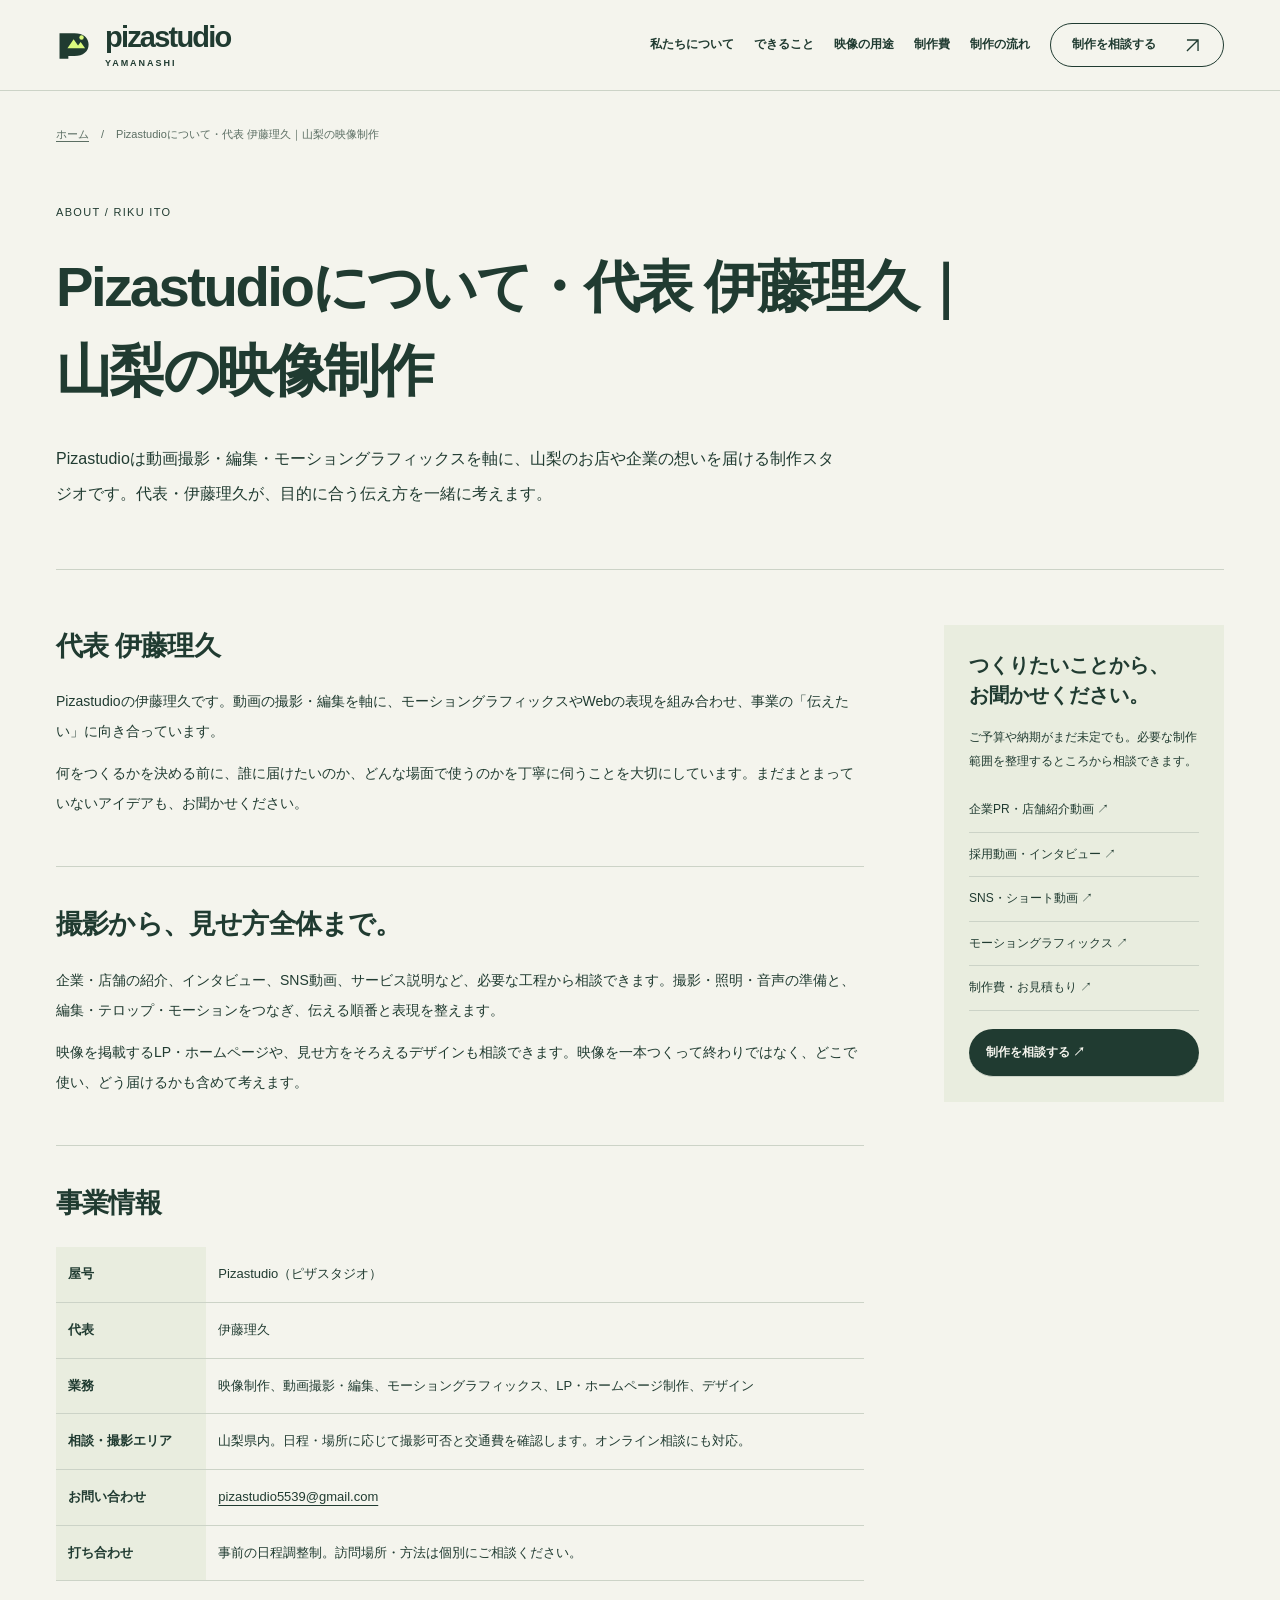
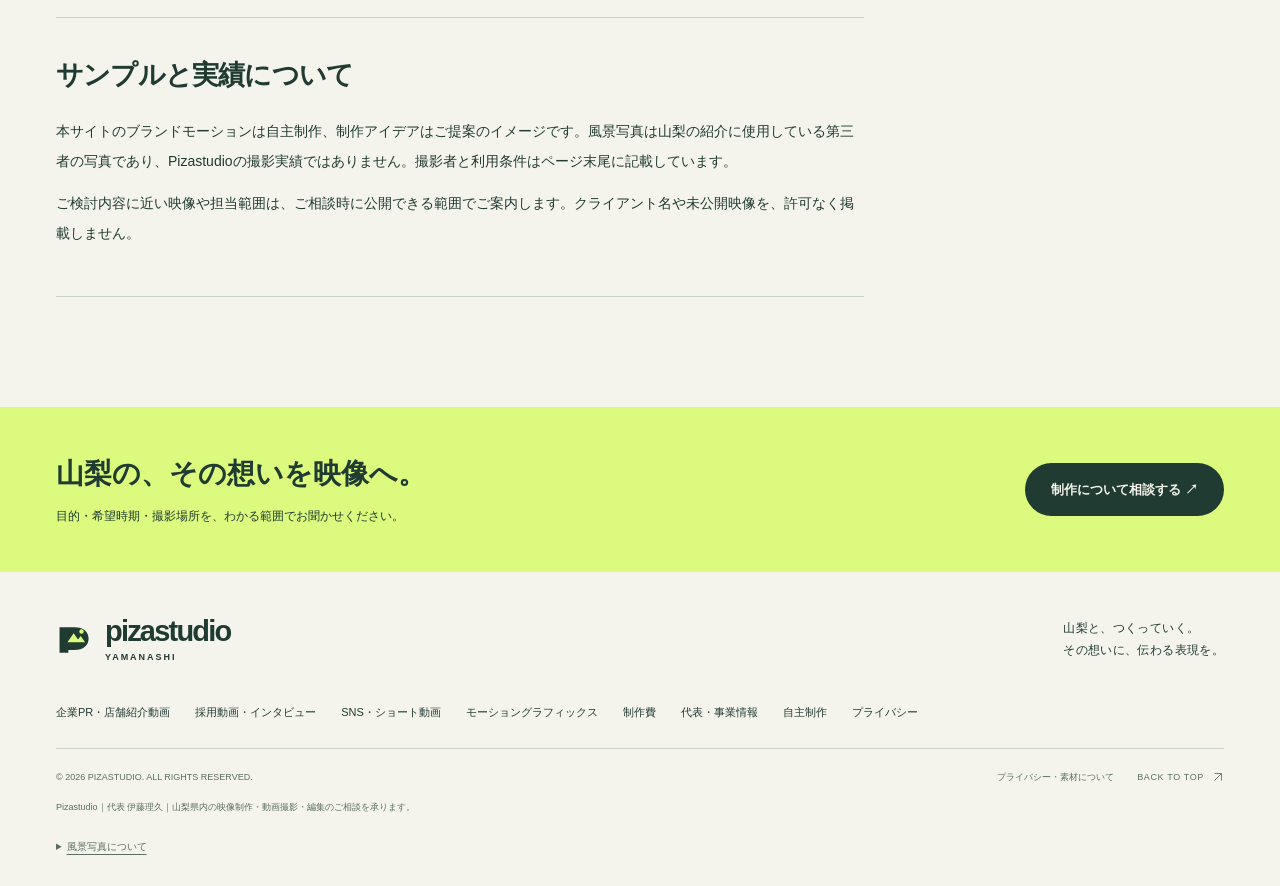
<file: about/index.html>
<!doctype html><html lang="ja"><head><meta charset="utf-8"><meta name="viewport" content="width=device-width,initial-scale=1"><title>Pizastudioについて・代表 伊藤理久｜山梨の映像制作</title><meta name="description" content="Pizastudioは動画撮影・編集・モーショングラフィックスを軸に、山梨のお店や企業の想いを届ける制作スタジオです。代表・伊藤理久が、目的に合う伝え方を一緒に考えます。"><meta name="robots" content="index,follow,max-image-preview:large,max-video-preview:-1"><meta name="theme-color" content="#203b31"><meta property="og:type" content="website"><meta property="og:locale" content="ja_JP"><meta property="og:title" content="Pizastudioについて・代表 伊藤理久｜山梨の映像制作"><meta property="og:description" content="Pizastudioは動画撮影・編集・モーショングラフィックスを軸に、山梨のお店や企業の想いを届ける制作スタジオです。代表・伊藤理久が、目的に合う伝え方を一緒に考えます。"><link rel="icon" type="image/svg+xml" href="/assets/favicon.svg"><link rel="stylesheet" href="/assets/site.css"><link rel="canonical" href="https://pizastudio-yamanashi.pages.dev/about/"><meta property="og:url" content="https://pizastudio-yamanashi.pages.dev/about/"><meta property="og:image" content="https://pizastudio-yamanashi.pages.dev/assets/share.jpg"><meta property="og:site_name" content="Pizastudio 山梨"><meta name="twitter:card" content="summary_large_image"><meta name="author" content="Pizastudio / 伊藤理久"><script type="application/ld+json">{"@context": "https://schema.org", "@graph": [{"@type": "Organization", "@id": "https://pizastudio-yamanashi.pages.dev/#organization", "name": "Pizastudio", "url": "https://pizastudio-yamanashi.pages.dev/", "logo": "https://pizastudio-yamanashi.pages.dev/assets/favicon.svg", "email": "pizastudio5539@gmail.com", "founder": {"@type": "Person", "name": "伊藤理久"}, "description": "山梨県内の企業PR・採用動画・SNS動画の撮影、編集、モーショングラフィックスを提供する制作スタジオ。", "areaServed": {"@type": "AdministrativeArea", "name": "山梨県"}, "contactPoint": {"@type": "ContactPoint", "contactType": "制作相談", "email": "pizastudio5539@gmail.com", "availableLanguage": "Japanese"}}, {"@type": "WebSite", "@id": "https://pizastudio-yamanashi.pages.dev/#website", "url": "https://pizastudio-yamanashi.pages.dev/", "name": "Pizastudio 山梨", "inLanguage": "ja", "publisher": {"@id": "https://pizastudio-yamanashi.pages.dev/#organization"}}, {"@type": "WebPage", "@id": "https://pizastudio-yamanashi.pages.dev/about/#webpage", "url": "https://pizastudio-yamanashi.pages.dev/about/", "name": "Pizastudioについて・代表 伊藤理久｜山梨の映像制作", "inLanguage": "ja", "isPartOf": {"@id": "https://pizastudio-yamanashi.pages.dev/#website"}, "about": {"@id": "https://pizastudio-yamanashi.pages.dev/#organization"}}, {"@type": "BreadcrumbList", "itemListElement": [{"@type": "ListItem", "position": 1, "name": "ホーム", "item": "https://pizastudio-yamanashi.pages.dev/"}, {"@type": "ListItem", "position": 2, "name": "Pizastudioについて・代表 伊藤理久｜山梨の映像制作", "item": "https://pizastudio-yamanashi.pages.dev/about/"}]}]}</script></head><body><a class="skip" href="#main">本文へ移動</a><header class="header"><div class="wrap header-inner"><a href="/#top" aria-label="Pizastudio 山梨 トップ"><span class="brand"><svg class="brand-symbol" viewBox="0 0 42 42" fill="none" aria-hidden="true"><path d="M4 36V7h17c10 0 16 5 16 13s-6 13-16 13h-7v3H4Z" fill="currentColor"/><path d="m13 24 7-10 5 7 3-4 5 7H13Z" fill="#dbfa7e"/><circle cx="29" cy="12" r="2.5" fill="#dbfa7e"/></svg><span class="brand-type">pizastudio<small>YAMANASHI</small></span></span></a><nav class="nav" id="site-nav" aria-label="メインメニュー"><a href="/#about">私たちについて</a><a href="/#services">できること</a><a href="/#video-services">映像の用途</a><a href="/pricing/">制作費</a><a href="/#process">制作の流れ</a><a href="/#contact" class="nav-contact">制作を相談する<svg class="arrow" aria-hidden="true" viewBox="0 0 24 24"><path d="M5 19 19 5M5 5h14v14"/></svg></a></nav><button class="menu-toggle" id="menu-toggle" aria-label="メニューを開く" aria-controls="site-nav" aria-expanded="false"><span></span><span></span></button></div></header><main id="main"><div class="wrap"><nav class="page-breadcrumb" aria-label="パンくず"><a href="/">ホーム</a><span aria-hidden="true">/</span><span>Pizastudioについて・代表 伊藤理久｜山梨の映像制作</span></nav><section class="inner-hero"><p class="eyebrow">ABOUT / RIKU ITO</p><h1>Pizastudioについて・代表 伊藤理久｜山梨の映像制作</h1><p class="lead">Pizastudioは動画撮影・編集・モーショングラフィックスを軸に、山梨のお店や企業の想いを届ける制作スタジオです。代表・伊藤理久が、目的に合う伝え方を一緒に考えます。</p></section><div class="detail-layout"><article class="article-body"><section><h2>代表 伊藤理久</h2><p>Pizastudioの伊藤理久です。動画の撮影・編集を軸に、モーショングラフィックスやWebの表現を組み合わせ、事業の「伝えたい」に向き合っています。</p><p>何をつくるかを決める前に、誰に届けたいのか、どんな場面で使うのかを丁寧に伺うことを大切にしています。まだまとまっていないアイデアも、お聞かせください。</p></section><section><h2>撮影から、見せ方全体まで。</h2><p>企業・店舗の紹介、インタビュー、SNS動画、サービス説明など、必要な工程から相談できます。撮影・照明・音声の準備と、編集・テロップ・モーションをつなぎ、伝える順番と表現を整えます。</p><p>映像を掲載するLP・ホームページや、見せ方をそろえるデザインも相談できます。映像を一本つくって終わりではなく、どこで使い、どう届けるかも含めて考えます。</p></section><section><h2>事業情報</h2><table class="price-table profile-table"><tbody><tr><th scope="row">屋号</th><td>Pizastudio（ピザスタジオ）</td></tr><tr><th scope="row">代表</th><td>伊藤理久</td></tr><tr><th scope="row">業務</th><td>映像制作、動画撮影・編集、モーショングラフィックス、LP・ホームページ制作、デザイン</td></tr><tr><th scope="row">相談・撮影エリア</th><td>山梨県内。日程・場所に応じて撮影可否と交通費を確認します。オンライン相談にも対応。</td></tr><tr><th scope="row">お問い合わせ</th><td><a href="mailto:pizastudio5539@gmail.com">pizastudio5539@gmail.com</a></td></tr><tr><th scope="row">打ち合わせ</th><td>事前の日程調整制。訪問場所・方法は個別にご相談ください。</td></tr></tbody></table></section><section><h2>サンプルと実績について</h2><p>本サイトのブランドモーションは自主制作、制作アイデアはご提案のイメージです。風景写真は山梨の紹介に使用している第三者の写真であり、Pizastudioの撮影実績ではありません。撮影者と利用条件はページ末尾に記載しています。</p><p>ご検討内容に近い映像や担当範囲は、ご相談時に公開できる範囲でご案内します。クライアント名や未公開映像を、許可なく掲載しません。</p></section></article><aside class="article-aside"><h2>つくりたいことから、<br>お聞かせください。</h2><p>ご予算や納期がまだ未定でも。必要な制作範囲を整理するところから相談できます。</p><a href="/services/company-pr/">企業PR・店舗紹介動画 ↗</a><a href="/services/recruitment/">採用動画・インタビュー ↗</a><a href="/services/sns-video/">SNS・ショート動画 ↗</a><a href="/services/motion-graphics/">モーショングラフィックス ↗</a><a href="/pricing/">制作費・お見積もり ↗</a><a class="cta-primary" href="/#contact">制作を相談する ↗</a></aside></div></div><section class="page-cta"><div class="wrap"><div><h2>山梨の、その想いを映像へ。</h2><p>目的・希望時期・撮影場所を、わかる範囲でお聞かせください。</p></div><a class="cta-primary" href="/#contact">制作について相談する ↗</a></div></section></main><footer class="footer"><div class="wrap"><div class="footer-top"><a href="/" aria-label="Pizastudio 山梨 トップ"><span class="brand"><svg class="brand-symbol" viewBox="0 0 42 42" fill="none" aria-hidden="true"><path d="M4 36V7h17c10 0 16 5 16 13s-6 13-16 13h-7v3H4Z" fill="currentColor"/><path d="m13 24 7-10 5 7 3-4 5 7H13Z" fill="#dbfa7e"/><circle cx="29" cy="12" r="2.5" fill="#dbfa7e"/></svg><span class="brand-type">pizastudio<small>YAMANASHI</small></span></span></a><p class="footer-tagline">山梨と、つくっていく。<br>その想いに、伝わる表現を。</p></div><nav class="footer-pages" aria-label="サービスと事業情報"><a href="/services/company-pr/">企業PR・店舗紹介動画</a><a href="/services/recruitment/">採用動画・インタビュー</a><a href="/services/sns-video/">SNS・ショート動画</a><a href="/services/motion-graphics/">モーショングラフィックス</a><a href="/pricing/">制作費</a><a href="/about/">代表・事業情報</a><a href="/works/brand-motion/">自主制作</a><a href="/privacy/">プライバシー</a></nav><div class="footer-bottom"><p>© 2026 PIZASTUDIO. ALL RIGHTS RESERVED.</p><div class="footer-links"><a href="/privacy/">プライバシー・素材について</a><a href="/" class="to-top">BACK TO TOP<svg class="arrow" aria-hidden="true" viewBox="0 0 24 24"><path d="M5 19 19 5M5 5h14v14"/></svg></a></div></div><p class="footer-preview" id="footer-preview">Pizastudio｜代表 伊藤理久｜山梨県内の映像制作・動画撮影・編集のご相談を承ります。</p><details class="photo-credits"><summary>風景写真について</summary><div class="credit-body"><p>山梨の風景を紹介するため、以下の写真を使用しています。Pizastudioの撮影実績や、施設・撮影者からの推薦を示すものではありません。</p><ol><li><strong>河口湖と富士山</strong><br>Photo: Marion &amp; Christoph Aistleitner / <a href="https://commons.wikimedia.org/wiki/File:Fuji_Kawaguchi_357.JPG" target="_blank" rel="noopener noreferrer">Fuji Kawaguchi 357.JPG</a> / <a href="https://creativecommons.org/publicdomain/zero/1.0/" target="_blank" rel="noopener noreferrer">CC0 1.0</a></li><li><strong>昇仙峡・仙娥滝</strong><br>Photo: Jordy Meow / <a href="https://commons.wikimedia.org/wiki/File:Shosenkyo-Waterfall.jpg" target="_blank" rel="noopener noreferrer">Shosenkyo-Waterfall.jpg</a> / <a href="https://creativecommons.org/publicdomain/zero/1.0/" target="_blank" rel="noopener noreferrer">CC0 1.0</a></li><li><strong>北杜から望む八ヶ岳</strong><br>Photo: 663highland / <a href="https://commons.wikimedia.org/wiki/File:150720_Southern_Yatsugatake_Volcanic_Group_at_Hokuto_Yamanashi_pref_Japan01n.jpg" target="_blank" rel="noopener noreferrer">150720 Southern Yatsugatake Volcanic Group at Hokuto Yamanashi pref Japan01n.jpg</a> / <a href="https://creativecommons.org/licenses/by-sa/3.0/" target="_blank" rel="noopener noreferrer">CC BY-SA 3.0</a></li><li><strong>勝沼のぶどう</strong><br>Photo: genta_hgr / <a href="https://commons.wikimedia.org/wiki/File:Katsunuma_vineyard.jpg" target="_blank" rel="noopener noreferrer">Katsunuma vineyard.jpg</a> / <a href="https://creativecommons.org/licenses/by/2.0/" target="_blank" rel="noopener noreferrer">CC BY 2.0</a></li><li><strong>甲府・花小路の街並み</strong><br>Photo: さかおり / <a href="https://commons.wikimedia.org/wiki/File:Koedo_Kofu_hana-koji_alley,_June_2025._C.jpg" target="_blank" rel="noopener noreferrer">Koedo Kofu hana-koji alley, June 2025. C.jpg</a> / <a href="https://creativecommons.org/licenses/by-sa/4.0/" target="_blank" rel="noopener noreferrer">CC BY-SA 4.0</a></li></ol><p>各写真は縮小・WebP変換のうえ、表示時にトリミング・彩度・明暗を調整しています。CC BY-SAの写真およびその加工部分は、それぞれ記載した同じライセンスで提供します。サイト独自の文章・デザインと、これらの第三者写真の権利は別に扱います。</p><p class="photo-delivery-note">風景写真は本サイトから配信しています。写真の撮影者・出典・ライセンスは上記をご確認ください。</p></div></details></div></footer><script src="/assets/subpage.js" defer></script></body></html>
</file>
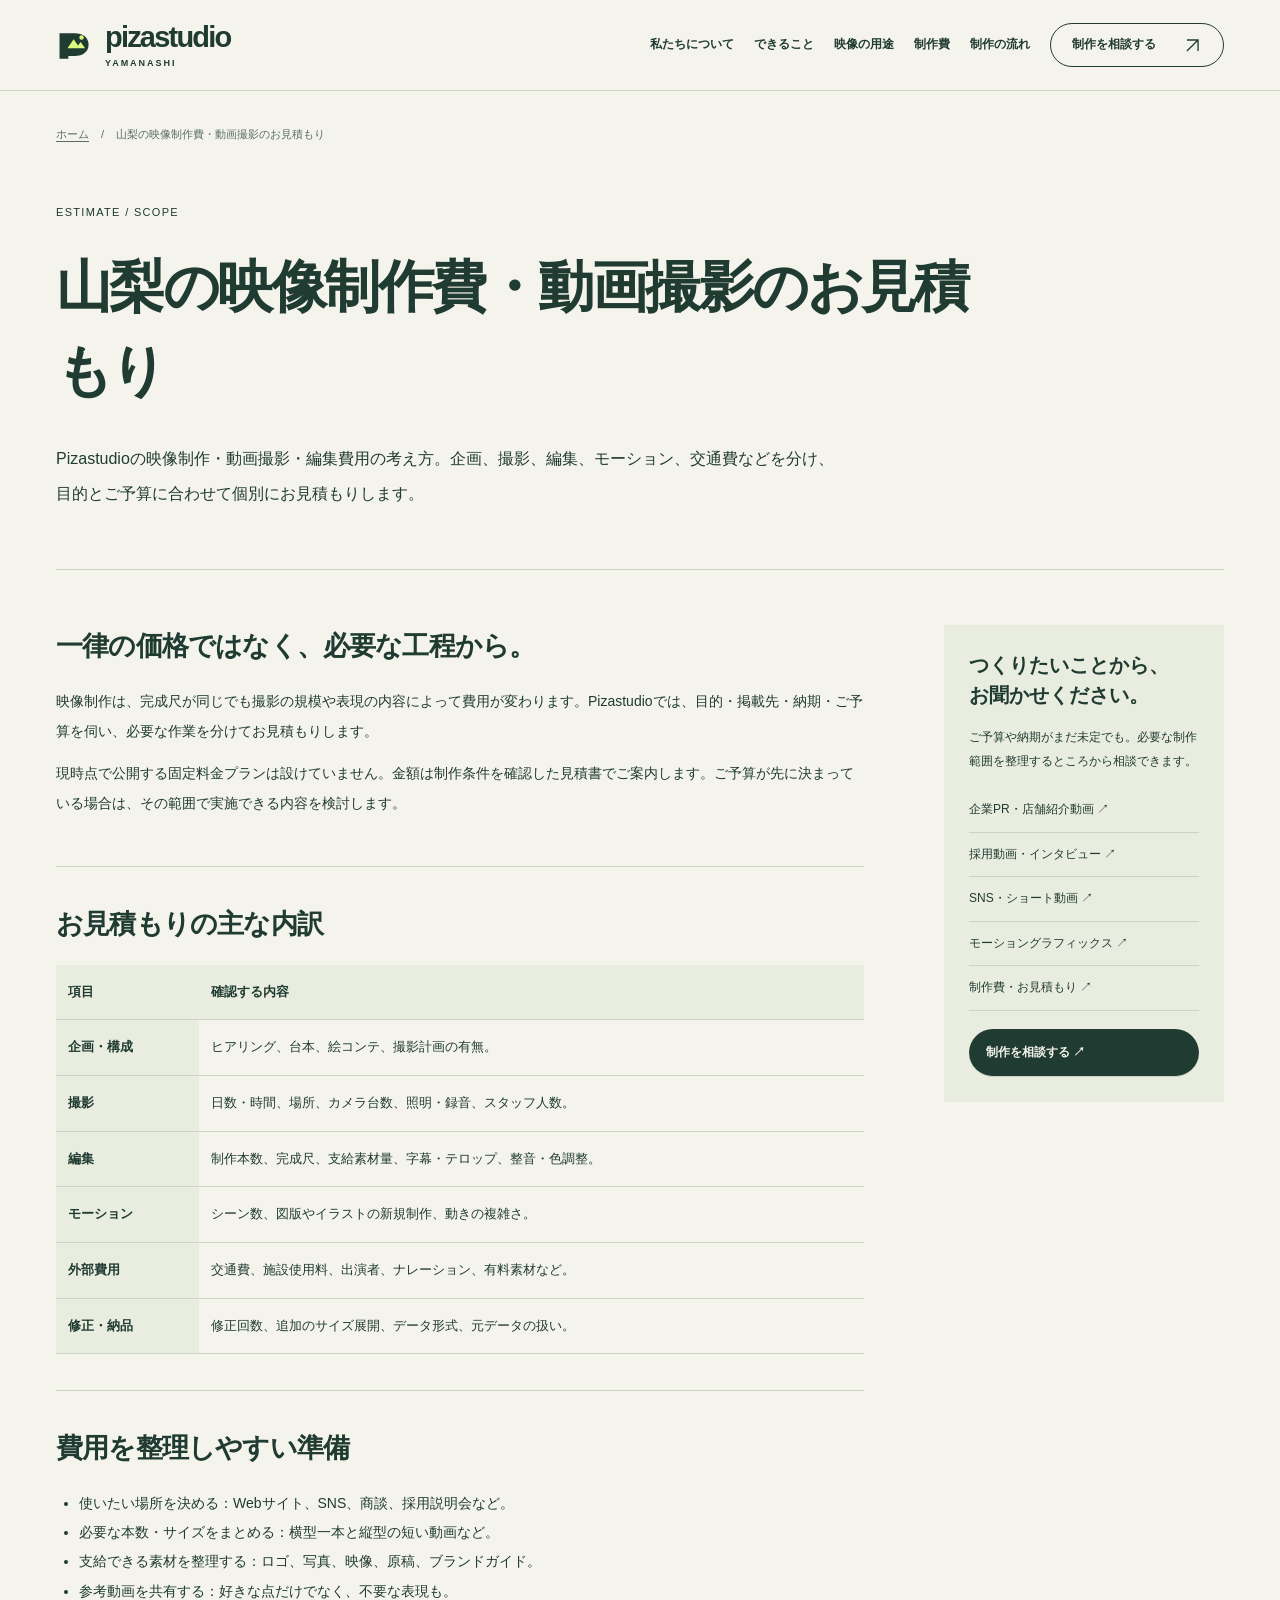
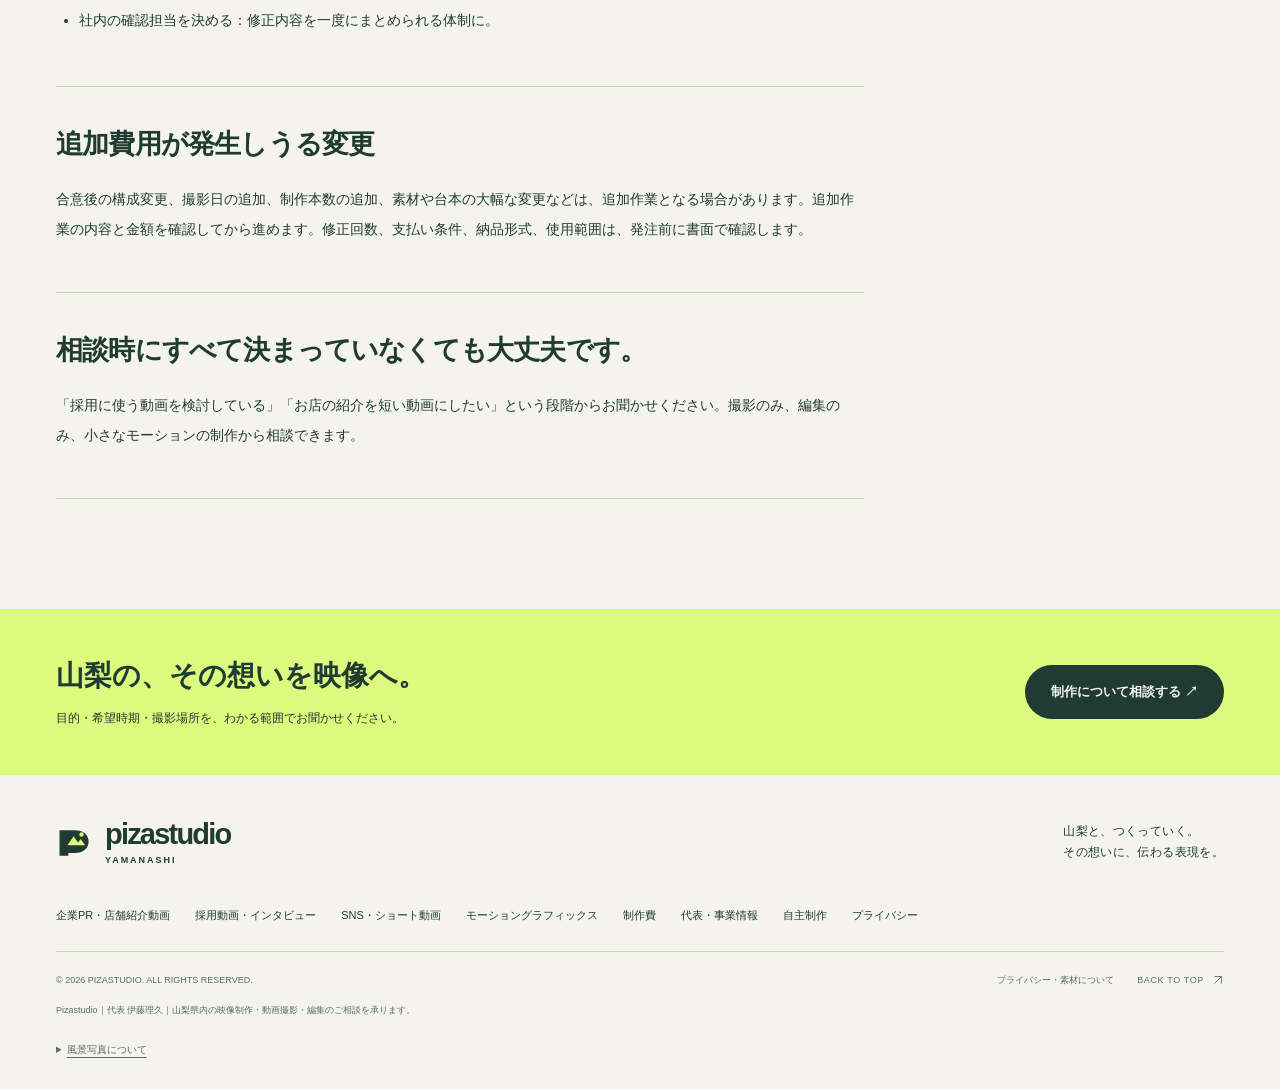
<file: pricing/index.html>
<!doctype html><html lang="ja"><head><meta charset="utf-8"><meta name="viewport" content="width=device-width,initial-scale=1"><title>山梨の映像制作費・動画撮影のお見積もり｜Pizastudio</title><meta name="description" content="Pizastudioの映像制作・動画撮影・編集費用の考え方。企画、撮影、編集、モーション、交通費などを分け、目的とご予算に合わせて個別にお見積もりします。"><meta name="robots" content="index,follow,max-image-preview:large,max-video-preview:-1"><meta name="theme-color" content="#203b31"><meta property="og:type" content="website"><meta property="og:locale" content="ja_JP"><meta property="og:title" content="山梨の映像制作費・動画撮影のお見積もり｜Pizastudio"><meta property="og:description" content="Pizastudioの映像制作・動画撮影・編集費用の考え方。企画、撮影、編集、モーション、交通費などを分け、目的とご予算に合わせて個別にお見積もりします。"><link rel="icon" type="image/svg+xml" href="/assets/favicon.svg"><link rel="stylesheet" href="/assets/site.css"><link rel="canonical" href="https://pizastudio-yamanashi.pages.dev/pricing/"><meta property="og:url" content="https://pizastudio-yamanashi.pages.dev/pricing/"><meta property="og:image" content="https://pizastudio-yamanashi.pages.dev/assets/share.jpg"><meta property="og:site_name" content="Pizastudio 山梨"><meta name="twitter:card" content="summary_large_image"><meta name="author" content="Pizastudio / 伊藤理久"><script type="application/ld+json">{"@context": "https://schema.org", "@graph": [{"@type": "Organization", "@id": "https://pizastudio-yamanashi.pages.dev/#organization", "name": "Pizastudio", "url": "https://pizastudio-yamanashi.pages.dev/", "logo": "https://pizastudio-yamanashi.pages.dev/assets/favicon.svg", "email": "pizastudio5539@gmail.com", "founder": {"@type": "Person", "name": "伊藤理久"}, "description": "山梨県内の企業PR・採用動画・SNS動画の撮影、編集、モーショングラフィックスを提供する制作スタジオ。", "areaServed": {"@type": "AdministrativeArea", "name": "山梨県"}, "contactPoint": {"@type": "ContactPoint", "contactType": "制作相談", "email": "pizastudio5539@gmail.com", "availableLanguage": "Japanese"}}, {"@type": "WebSite", "@id": "https://pizastudio-yamanashi.pages.dev/#website", "url": "https://pizastudio-yamanashi.pages.dev/", "name": "Pizastudio 山梨", "inLanguage": "ja", "publisher": {"@id": "https://pizastudio-yamanashi.pages.dev/#organization"}}, {"@type": "WebPage", "@id": "https://pizastudio-yamanashi.pages.dev/pricing/#webpage", "url": "https://pizastudio-yamanashi.pages.dev/pricing/", "name": "山梨の映像制作費・動画撮影のお見積もり｜Pizastudio", "inLanguage": "ja", "isPartOf": {"@id": "https://pizastudio-yamanashi.pages.dev/#website"}, "about": {"@id": "https://pizastudio-yamanashi.pages.dev/#organization"}}, {"@type": "BreadcrumbList", "itemListElement": [{"@type": "ListItem", "position": 1, "name": "ホーム", "item": "https://pizastudio-yamanashi.pages.dev/"}, {"@type": "ListItem", "position": 2, "name": "山梨の映像制作費・動画撮影のお見積もり｜Pizastudio", "item": "https://pizastudio-yamanashi.pages.dev/pricing/"}]}]}</script></head><body><a class="skip" href="#main">本文へ移動</a><header class="header"><div class="wrap header-inner"><a href="/#top" aria-label="Pizastudio 山梨 トップ"><span class="brand"><svg class="brand-symbol" viewBox="0 0 42 42" fill="none" aria-hidden="true"><path d="M4 36V7h17c10 0 16 5 16 13s-6 13-16 13h-7v3H4Z" fill="currentColor"/><path d="m13 24 7-10 5 7 3-4 5 7H13Z" fill="#dbfa7e"/><circle cx="29" cy="12" r="2.5" fill="#dbfa7e"/></svg><span class="brand-type">pizastudio<small>YAMANASHI</small></span></span></a><nav class="nav" id="site-nav" aria-label="メインメニュー"><a href="/#about">私たちについて</a><a href="/#services">できること</a><a href="/#video-services">映像の用途</a><a href="/pricing/">制作費</a><a href="/#process">制作の流れ</a><a href="/#contact" class="nav-contact">制作を相談する<svg class="arrow" aria-hidden="true" viewBox="0 0 24 24"><path d="M5 19 19 5M5 5h14v14"/></svg></a></nav><button class="menu-toggle" id="menu-toggle" aria-label="メニューを開く" aria-controls="site-nav" aria-expanded="false"><span></span><span></span></button></div></header><main id="main"><div class="wrap"><nav class="page-breadcrumb" aria-label="パンくず"><a href="/">ホーム</a><span aria-hidden="true">/</span><span>山梨の映像制作費・動画撮影のお見積もり</span></nav><section class="inner-hero"><p class="eyebrow">ESTIMATE / SCOPE</p><h1>山梨の映像制作費・動画撮影のお見積もり</h1><p class="lead">Pizastudioの映像制作・動画撮影・編集費用の考え方。企画、撮影、編集、モーション、交通費などを分け、目的とご予算に合わせて個別にお見積もりします。</p></section><div class="detail-layout"><article class="article-body"><section><h2>一律の価格ではなく、必要な工程から。</h2><p>映像制作は、完成尺が同じでも撮影の規模や表現の内容によって費用が変わります。Pizastudioでは、目的・掲載先・納期・ご予算を伺い、必要な作業を分けてお見積もりします。</p><p>現時点で公開する固定料金プランは設けていません。金額は制作条件を確認した見積書でご案内します。ご予算が先に決まっている場合は、その範囲で実施できる内容を検討します。</p></section><section><h2>お見積もりの主な内訳</h2><table class="price-table"><thead><tr><th scope="col">項目</th><th scope="col">確認する内容</th></tr></thead><tbody><tr><th scope="row">企画・構成</th><td>ヒアリング、台本、絵コンテ、撮影計画の有無。</td></tr><tr><th scope="row">撮影</th><td>日数・時間、場所、カメラ台数、照明・録音、スタッフ人数。</td></tr><tr><th scope="row">編集</th><td>制作本数、完成尺、支給素材量、字幕・テロップ、整音・色調整。</td></tr><tr><th scope="row">モーション</th><td>シーン数、図版やイラストの新規制作、動きの複雑さ。</td></tr><tr><th scope="row">外部費用</th><td>交通費、施設使用料、出演者、ナレーション、有料素材など。</td></tr><tr><th scope="row">修正・納品</th><td>修正回数、追加のサイズ展開、データ形式、元データの扱い。</td></tr></tbody></table></section><section><h2>費用を整理しやすい準備</h2><ul><li>使いたい場所を決める：Webサイト、SNS、商談、採用説明会など。</li><li>必要な本数・サイズをまとめる：横型一本と縦型の短い動画など。</li><li>支給できる素材を整理する：ロゴ、写真、映像、原稿、ブランドガイド。</li><li>参考動画を共有する：好きな点だけでなく、不要な表現も。</li><li>社内の確認担当を決める：修正内容を一度にまとめられる体制に。</li></ul></section><section><h2>追加費用が発生しうる変更</h2><p>合意後の構成変更、撮影日の追加、制作本数の追加、素材や台本の大幅な変更などは、追加作業となる場合があります。追加作業の内容と金額を確認してから進めます。修正回数、支払い条件、納品形式、使用範囲は、発注前に書面で確認します。</p></section><section><h2>相談時にすべて決まっていなくても大丈夫です。</h2><p>「採用に使う動画を検討している」「お店の紹介を短い動画にしたい」という段階からお聞かせください。撮影のみ、編集のみ、小さなモーションの制作から相談できます。</p></section></article><aside class="article-aside"><h2>つくりたいことから、<br>お聞かせください。</h2><p>ご予算や納期がまだ未定でも。必要な制作範囲を整理するところから相談できます。</p><a href="/services/company-pr/">企業PR・店舗紹介動画 ↗</a><a href="/services/recruitment/">採用動画・インタビュー ↗</a><a href="/services/sns-video/">SNS・ショート動画 ↗</a><a href="/services/motion-graphics/">モーショングラフィックス ↗</a><a href="/pricing/">制作費・お見積もり ↗</a><a class="cta-primary" href="/#contact">制作を相談する ↗</a></aside></div></div><section class="page-cta"><div class="wrap"><div><h2>山梨の、その想いを映像へ。</h2><p>目的・希望時期・撮影場所を、わかる範囲でお聞かせください。</p></div><a class="cta-primary" href="/#contact">制作について相談する ↗</a></div></section></main><footer class="footer"><div class="wrap"><div class="footer-top"><a href="/" aria-label="Pizastudio 山梨 トップ"><span class="brand"><svg class="brand-symbol" viewBox="0 0 42 42" fill="none" aria-hidden="true"><path d="M4 36V7h17c10 0 16 5 16 13s-6 13-16 13h-7v3H4Z" fill="currentColor"/><path d="m13 24 7-10 5 7 3-4 5 7H13Z" fill="#dbfa7e"/><circle cx="29" cy="12" r="2.5" fill="#dbfa7e"/></svg><span class="brand-type">pizastudio<small>YAMANASHI</small></span></span></a><p class="footer-tagline">山梨と、つくっていく。<br>その想いに、伝わる表現を。</p></div><nav class="footer-pages" aria-label="サービスと事業情報"><a href="/services/company-pr/">企業PR・店舗紹介動画</a><a href="/services/recruitment/">採用動画・インタビュー</a><a href="/services/sns-video/">SNS・ショート動画</a><a href="/services/motion-graphics/">モーショングラフィックス</a><a href="/pricing/">制作費</a><a href="/about/">代表・事業情報</a><a href="/works/brand-motion/">自主制作</a><a href="/privacy/">プライバシー</a></nav><div class="footer-bottom"><p>© 2026 PIZASTUDIO. ALL RIGHTS RESERVED.</p><div class="footer-links"><a href="/privacy/">プライバシー・素材について</a><a href="/" class="to-top">BACK TO TOP<svg class="arrow" aria-hidden="true" viewBox="0 0 24 24"><path d="M5 19 19 5M5 5h14v14"/></svg></a></div></div><p class="footer-preview" id="footer-preview">Pizastudio｜代表 伊藤理久｜山梨県内の映像制作・動画撮影・編集のご相談を承ります。</p><details class="photo-credits"><summary>風景写真について</summary><div class="credit-body"><p>山梨の風景を紹介するため、以下の写真を使用しています。Pizastudioの撮影実績や、施設・撮影者からの推薦を示すものではありません。</p><ol><li><strong>河口湖と富士山</strong><br>Photo: Marion &amp; Christoph Aistleitner / <a href="https://commons.wikimedia.org/wiki/File:Fuji_Kawaguchi_357.JPG" target="_blank" rel="noopener noreferrer">Fuji Kawaguchi 357.JPG</a> / <a href="https://creativecommons.org/publicdomain/zero/1.0/" target="_blank" rel="noopener noreferrer">CC0 1.0</a></li><li><strong>昇仙峡・仙娥滝</strong><br>Photo: Jordy Meow / <a href="https://commons.wikimedia.org/wiki/File:Shosenkyo-Waterfall.jpg" target="_blank" rel="noopener noreferrer">Shosenkyo-Waterfall.jpg</a> / <a href="https://creativecommons.org/publicdomain/zero/1.0/" target="_blank" rel="noopener noreferrer">CC0 1.0</a></li><li><strong>北杜から望む八ヶ岳</strong><br>Photo: 663highland / <a href="https://commons.wikimedia.org/wiki/File:150720_Southern_Yatsugatake_Volcanic_Group_at_Hokuto_Yamanashi_pref_Japan01n.jpg" target="_blank" rel="noopener noreferrer">150720 Southern Yatsugatake Volcanic Group at Hokuto Yamanashi pref Japan01n.jpg</a> / <a href="https://creativecommons.org/licenses/by-sa/3.0/" target="_blank" rel="noopener noreferrer">CC BY-SA 3.0</a></li><li><strong>勝沼のぶどう</strong><br>Photo: genta_hgr / <a href="https://commons.wikimedia.org/wiki/File:Katsunuma_vineyard.jpg" target="_blank" rel="noopener noreferrer">Katsunuma vineyard.jpg</a> / <a href="https://creativecommons.org/licenses/by/2.0/" target="_blank" rel="noopener noreferrer">CC BY 2.0</a></li><li><strong>甲府・花小路の街並み</strong><br>Photo: さかおり / <a href="https://commons.wikimedia.org/wiki/File:Koedo_Kofu_hana-koji_alley,_June_2025._C.jpg" target="_blank" rel="noopener noreferrer">Koedo Kofu hana-koji alley, June 2025. C.jpg</a> / <a href="https://creativecommons.org/licenses/by-sa/4.0/" target="_blank" rel="noopener noreferrer">CC BY-SA 4.0</a></li></ol><p>各写真は縮小・WebP変換のうえ、表示時にトリミング・彩度・明暗を調整しています。CC BY-SAの写真およびその加工部分は、それぞれ記載した同じライセンスで提供します。サイト独自の文章・デザインと、これらの第三者写真の権利は別に扱います。</p><p class="photo-delivery-note">風景写真は本サイトから配信しています。写真の撮影者・出典・ライセンスは上記をご確認ください。</p></div></details></div></footer><script src="/assets/subpage.js" defer></script></body></html>
</file>
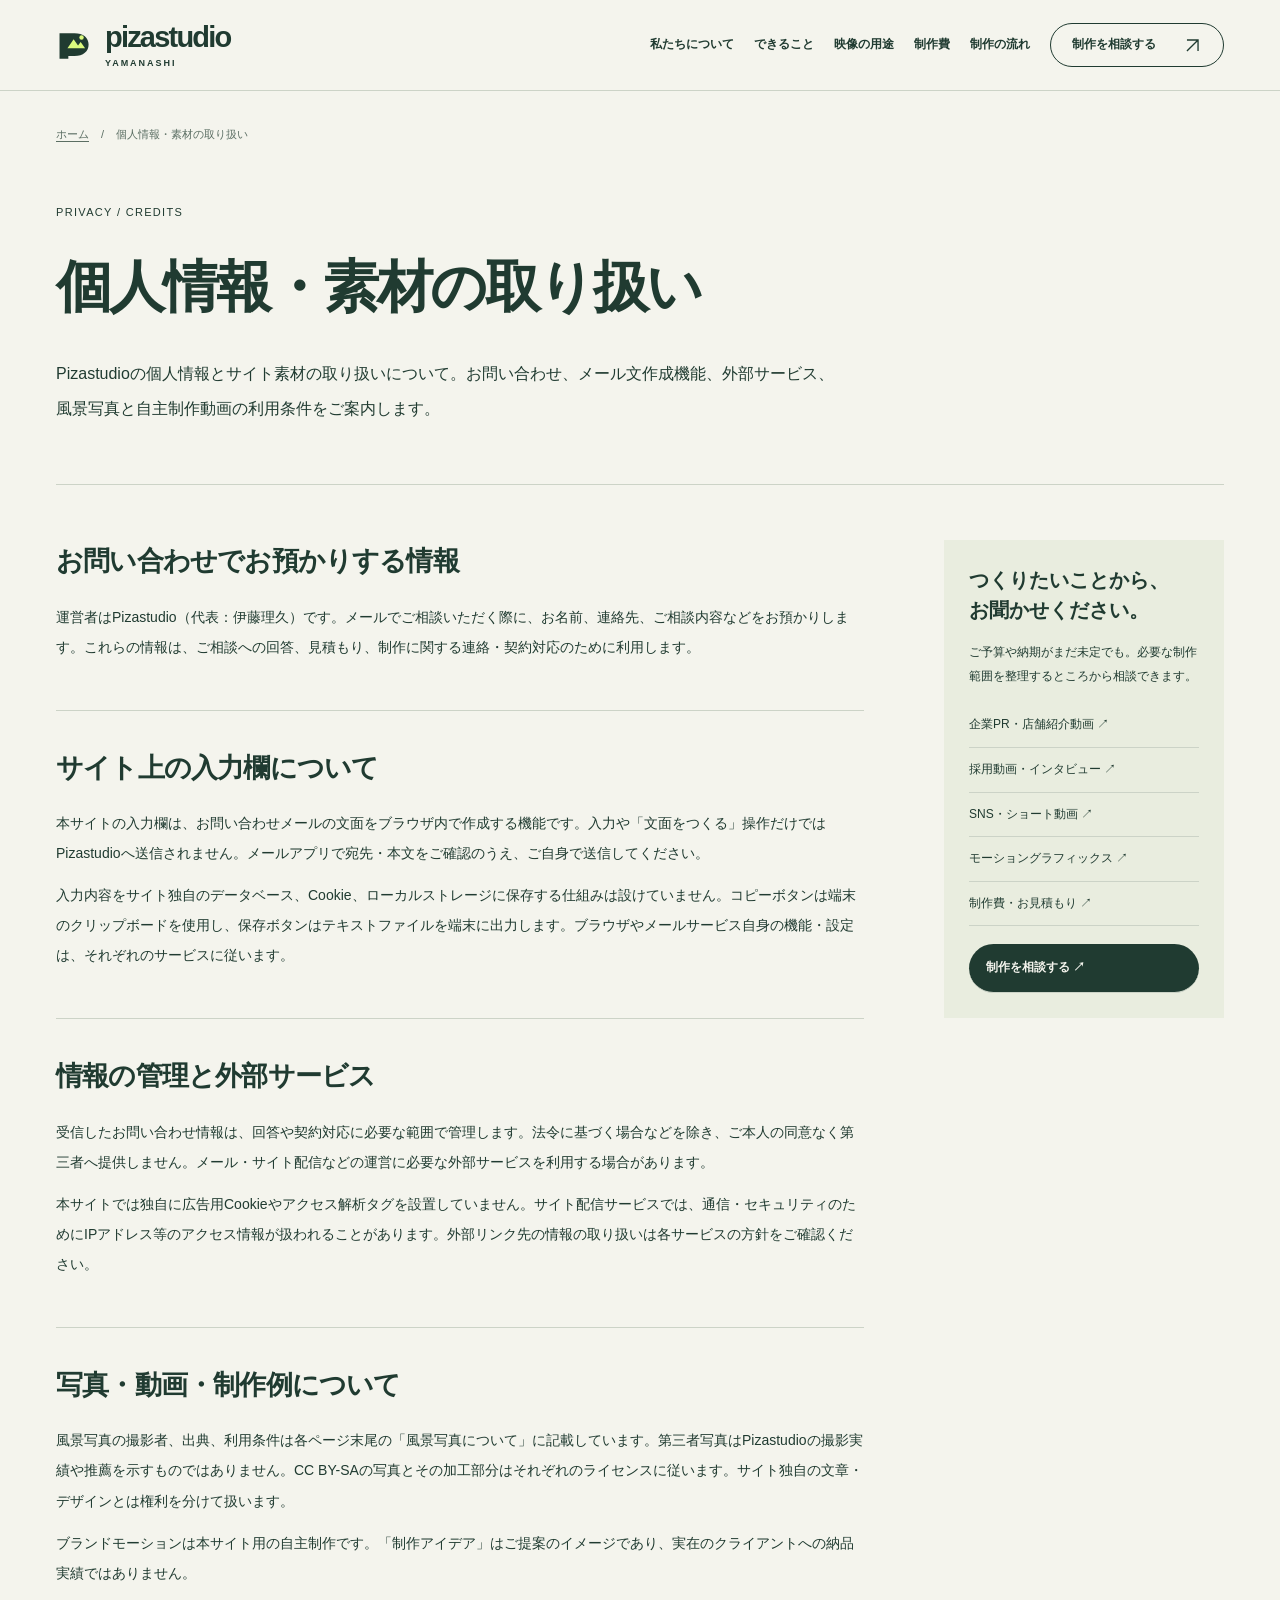
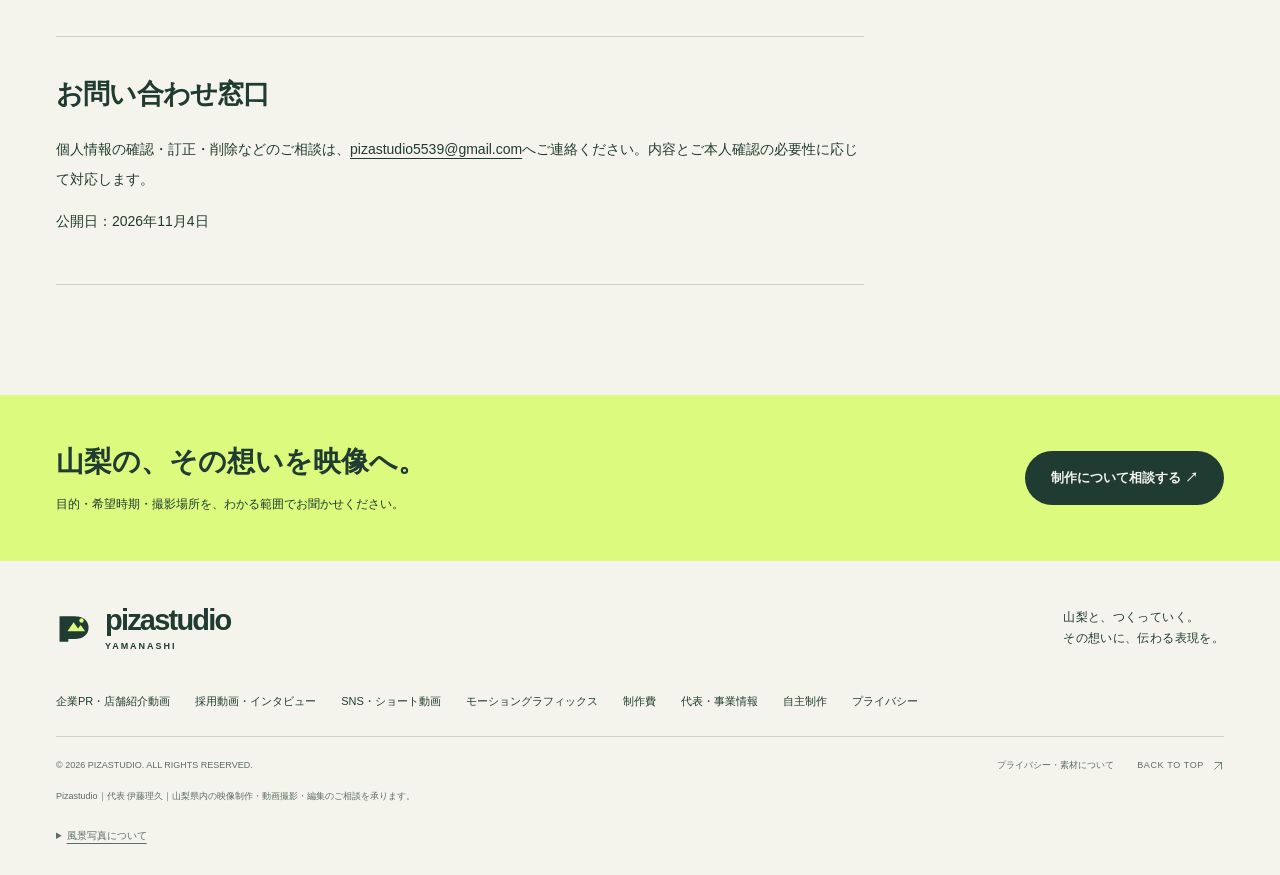
<file: privacy/index.html>
<!doctype html><html lang="ja"><head><meta charset="utf-8"><meta name="viewport" content="width=device-width,initial-scale=1"><title>個人情報・素材の取り扱い｜Pizastudio</title><meta name="description" content="Pizastudioの個人情報とサイト素材の取り扱いについて。お問い合わせ、メール文作成機能、外部サービス、風景写真と自主制作動画の利用条件をご案内します。"><meta name="robots" content="index,follow,max-image-preview:large,max-video-preview:-1"><meta name="theme-color" content="#203b31"><meta property="og:type" content="website"><meta property="og:locale" content="ja_JP"><meta property="og:title" content="個人情報・素材の取り扱い｜Pizastudio"><meta property="og:description" content="Pizastudioの個人情報とサイト素材の取り扱いについて。お問い合わせ、メール文作成機能、外部サービス、風景写真と自主制作動画の利用条件をご案内します。"><link rel="icon" type="image/svg+xml" href="/assets/favicon.svg"><link rel="stylesheet" href="/assets/site.css"><link rel="canonical" href="https://pizastudio-yamanashi.pages.dev/privacy/"><meta property="og:url" content="https://pizastudio-yamanashi.pages.dev/privacy/"><meta property="og:image" content="https://pizastudio-yamanashi.pages.dev/assets/share.jpg"><meta property="og:site_name" content="Pizastudio 山梨"><meta name="twitter:card" content="summary_large_image"><meta name="author" content="Pizastudio / 伊藤理久"><script type="application/ld+json">{"@context": "https://schema.org", "@graph": [{"@type": "Organization", "@id": "https://pizastudio-yamanashi.pages.dev/#organization", "name": "Pizastudio", "url": "https://pizastudio-yamanashi.pages.dev/", "logo": "https://pizastudio-yamanashi.pages.dev/assets/favicon.svg", "email": "pizastudio5539@gmail.com", "founder": {"@type": "Person", "name": "伊藤理久"}, "description": "山梨県内の企業PR・採用動画・SNS動画の撮影、編集、モーショングラフィックスを提供する制作スタジオ。", "areaServed": {"@type": "AdministrativeArea", "name": "山梨県"}, "contactPoint": {"@type": "ContactPoint", "contactType": "制作相談", "email": "pizastudio5539@gmail.com", "availableLanguage": "Japanese"}}, {"@type": "WebSite", "@id": "https://pizastudio-yamanashi.pages.dev/#website", "url": "https://pizastudio-yamanashi.pages.dev/", "name": "Pizastudio 山梨", "inLanguage": "ja", "publisher": {"@id": "https://pizastudio-yamanashi.pages.dev/#organization"}}, {"@type": "WebPage", "@id": "https://pizastudio-yamanashi.pages.dev/privacy/#webpage", "url": "https://pizastudio-yamanashi.pages.dev/privacy/", "name": "個人情報・素材の取り扱い｜Pizastudio", "inLanguage": "ja", "isPartOf": {"@id": "https://pizastudio-yamanashi.pages.dev/#website"}, "about": {"@id": "https://pizastudio-yamanashi.pages.dev/#organization"}}, {"@type": "BreadcrumbList", "itemListElement": [{"@type": "ListItem", "position": 1, "name": "ホーム", "item": "https://pizastudio-yamanashi.pages.dev/"}, {"@type": "ListItem", "position": 2, "name": "個人情報・素材の取り扱い｜Pizastudio", "item": "https://pizastudio-yamanashi.pages.dev/privacy/"}]}]}</script></head><body><a class="skip" href="#main">本文へ移動</a><header class="header"><div class="wrap header-inner"><a href="/#top" aria-label="Pizastudio 山梨 トップ"><span class="brand"><svg class="brand-symbol" viewBox="0 0 42 42" fill="none" aria-hidden="true"><path d="M4 36V7h17c10 0 16 5 16 13s-6 13-16 13h-7v3H4Z" fill="currentColor"/><path d="m13 24 7-10 5 7 3-4 5 7H13Z" fill="#dbfa7e"/><circle cx="29" cy="12" r="2.5" fill="#dbfa7e"/></svg><span class="brand-type">pizastudio<small>YAMANASHI</small></span></span></a><nav class="nav" id="site-nav" aria-label="メインメニュー"><a href="/#about">私たちについて</a><a href="/#services">できること</a><a href="/#video-services">映像の用途</a><a href="/pricing/">制作費</a><a href="/#process">制作の流れ</a><a href="/#contact" class="nav-contact">制作を相談する<svg class="arrow" aria-hidden="true" viewBox="0 0 24 24"><path d="M5 19 19 5M5 5h14v14"/></svg></a></nav><button class="menu-toggle" id="menu-toggle" aria-label="メニューを開く" aria-controls="site-nav" aria-expanded="false"><span></span><span></span></button></div></header><main id="main"><div class="wrap"><nav class="page-breadcrumb" aria-label="パンくず"><a href="/">ホーム</a><span aria-hidden="true">/</span><span>個人情報・素材の取り扱い</span></nav><section class="inner-hero"><p class="eyebrow">PRIVACY / CREDITS</p><h1>個人情報・素材の取り扱い</h1><p class="lead">Pizastudioの個人情報とサイト素材の取り扱いについて。お問い合わせ、メール文作成機能、外部サービス、風景写真と自主制作動画の利用条件をご案内します。</p></section><div class="detail-layout"><article class="article-body"><section><h2>お問い合わせでお預かりする情報</h2><p>運営者はPizastudio（代表：伊藤理久）です。メールでご相談いただく際に、お名前、連絡先、ご相談内容などをお預かりします。これらの情報は、ご相談への回答、見積もり、制作に関する連絡・契約対応のために利用します。</p></section><section><h2>サイト上の入力欄について</h2><p>本サイトの入力欄は、お問い合わせメールの文面をブラウザ内で作成する機能です。入力や「文面をつくる」操作だけではPizastudioへ送信されません。メールアプリで宛先・本文をご確認のうえ、ご自身で送信してください。</p><p>入力内容をサイト独自のデータベース、Cookie、ローカルストレージに保存する仕組みは設けていません。コピーボタンは端末のクリップボードを使用し、保存ボタンはテキストファイルを端末に出力します。ブラウザやメールサービス自身の機能・設定は、それぞれのサービスに従います。</p></section><section><h2>情報の管理と外部サービス</h2><p>受信したお問い合わせ情報は、回答や契約対応に必要な範囲で管理します。法令に基づく場合などを除き、ご本人の同意なく第三者へ提供しません。メール・サイト配信などの運営に必要な外部サービスを利用する場合があります。</p><p>本サイトでは独自に広告用Cookieやアクセス解析タグを設置していません。サイト配信サービスでは、通信・セキュリティのためにIPアドレス等のアクセス情報が扱われることがあります。外部リンク先の情報の取り扱いは各サービスの方針をご確認ください。</p></section><section><h2>写真・動画・制作例について</h2><p>風景写真の撮影者、出典、利用条件は各ページ末尾の「風景写真について」に記載しています。第三者写真はPizastudioの撮影実績や推薦を示すものではありません。CC BY-SAの写真とその加工部分はそれぞれのライセンスに従います。サイト独自の文章・デザインとは権利を分けて扱います。</p><p>ブランドモーションは本サイト用の自主制作です。「制作アイデア」はご提案のイメージであり、実在のクライアントへの納品実績ではありません。</p></section><section><h2>お問い合わせ窓口</h2><p>個人情報の確認・訂正・削除などのご相談は、<a href="mailto:pizastudio5539@gmail.com">pizastudio5539@gmail.com</a>へご連絡ください。内容とご本人確認の必要性に応じて対応します。</p><p>公開日：2026年11月4日</p></section></article><aside class="article-aside"><h2>つくりたいことから、<br>お聞かせください。</h2><p>ご予算や納期がまだ未定でも。必要な制作範囲を整理するところから相談できます。</p><a href="/services/company-pr/">企業PR・店舗紹介動画 ↗</a><a href="/services/recruitment/">採用動画・インタビュー ↗</a><a href="/services/sns-video/">SNS・ショート動画 ↗</a><a href="/services/motion-graphics/">モーショングラフィックス ↗</a><a href="/pricing/">制作費・お見積もり ↗</a><a class="cta-primary" href="/#contact">制作を相談する ↗</a></aside></div></div><section class="page-cta"><div class="wrap"><div><h2>山梨の、その想いを映像へ。</h2><p>目的・希望時期・撮影場所を、わかる範囲でお聞かせください。</p></div><a class="cta-primary" href="/#contact">制作について相談する ↗</a></div></section></main><footer class="footer"><div class="wrap"><div class="footer-top"><a href="/" aria-label="Pizastudio 山梨 トップ"><span class="brand"><svg class="brand-symbol" viewBox="0 0 42 42" fill="none" aria-hidden="true"><path d="M4 36V7h17c10 0 16 5 16 13s-6 13-16 13h-7v3H4Z" fill="currentColor"/><path d="m13 24 7-10 5 7 3-4 5 7H13Z" fill="#dbfa7e"/><circle cx="29" cy="12" r="2.5" fill="#dbfa7e"/></svg><span class="brand-type">pizastudio<small>YAMANASHI</small></span></span></a><p class="footer-tagline">山梨と、つくっていく。<br>その想いに、伝わる表現を。</p></div><nav class="footer-pages" aria-label="サービスと事業情報"><a href="/services/company-pr/">企業PR・店舗紹介動画</a><a href="/services/recruitment/">採用動画・インタビュー</a><a href="/services/sns-video/">SNS・ショート動画</a><a href="/services/motion-graphics/">モーショングラフィックス</a><a href="/pricing/">制作費</a><a href="/about/">代表・事業情報</a><a href="/works/brand-motion/">自主制作</a><a href="/privacy/">プライバシー</a></nav><div class="footer-bottom"><p>© 2026 PIZASTUDIO. ALL RIGHTS RESERVED.</p><div class="footer-links"><a href="/privacy/">プライバシー・素材について</a><a href="/" class="to-top">BACK TO TOP<svg class="arrow" aria-hidden="true" viewBox="0 0 24 24"><path d="M5 19 19 5M5 5h14v14"/></svg></a></div></div><p class="footer-preview" id="footer-preview">Pizastudio｜代表 伊藤理久｜山梨県内の映像制作・動画撮影・編集のご相談を承ります。</p><details class="photo-credits"><summary>風景写真について</summary><div class="credit-body"><p>山梨の風景を紹介するため、以下の写真を使用しています。Pizastudioの撮影実績や、施設・撮影者からの推薦を示すものではありません。</p><ol><li><strong>河口湖と富士山</strong><br>Photo: Marion &amp; Christoph Aistleitner / <a href="https://commons.wikimedia.org/wiki/File:Fuji_Kawaguchi_357.JPG" target="_blank" rel="noopener noreferrer">Fuji Kawaguchi 357.JPG</a> / <a href="https://creativecommons.org/publicdomain/zero/1.0/" target="_blank" rel="noopener noreferrer">CC0 1.0</a></li><li><strong>昇仙峡・仙娥滝</strong><br>Photo: Jordy Meow / <a href="https://commons.wikimedia.org/wiki/File:Shosenkyo-Waterfall.jpg" target="_blank" rel="noopener noreferrer">Shosenkyo-Waterfall.jpg</a> / <a href="https://creativecommons.org/publicdomain/zero/1.0/" target="_blank" rel="noopener noreferrer">CC0 1.0</a></li><li><strong>北杜から望む八ヶ岳</strong><br>Photo: 663highland / <a href="https://commons.wikimedia.org/wiki/File:150720_Southern_Yatsugatake_Volcanic_Group_at_Hokuto_Yamanashi_pref_Japan01n.jpg" target="_blank" rel="noopener noreferrer">150720 Southern Yatsugatake Volcanic Group at Hokuto Yamanashi pref Japan01n.jpg</a> / <a href="https://creativecommons.org/licenses/by-sa/3.0/" target="_blank" rel="noopener noreferrer">CC BY-SA 3.0</a></li><li><strong>勝沼のぶどう</strong><br>Photo: genta_hgr / <a href="https://commons.wikimedia.org/wiki/File:Katsunuma_vineyard.jpg" target="_blank" rel="noopener noreferrer">Katsunuma vineyard.jpg</a> / <a href="https://creativecommons.org/licenses/by/2.0/" target="_blank" rel="noopener noreferrer">CC BY 2.0</a></li><li><strong>甲府・花小路の街並み</strong><br>Photo: さかおり / <a href="https://commons.wikimedia.org/wiki/File:Koedo_Kofu_hana-koji_alley,_June_2025._C.jpg" target="_blank" rel="noopener noreferrer">Koedo Kofu hana-koji alley, June 2025. C.jpg</a> / <a href="https://creativecommons.org/licenses/by-sa/4.0/" target="_blank" rel="noopener noreferrer">CC BY-SA 4.0</a></li></ol><p>各写真は縮小・WebP変換のうえ、表示時にトリミング・彩度・明暗を調整しています。CC BY-SAの写真およびその加工部分は、それぞれ記載した同じライセンスで提供します。サイト独自の文章・デザインと、これらの第三者写真の権利は別に扱います。</p><p class="photo-delivery-note">風景写真は本サイトから配信しています。写真の撮影者・出典・ライセンスは上記をご確認ください。</p></div></details></div></footer><script src="/assets/subpage.js" defer></script></body></html>
</file>
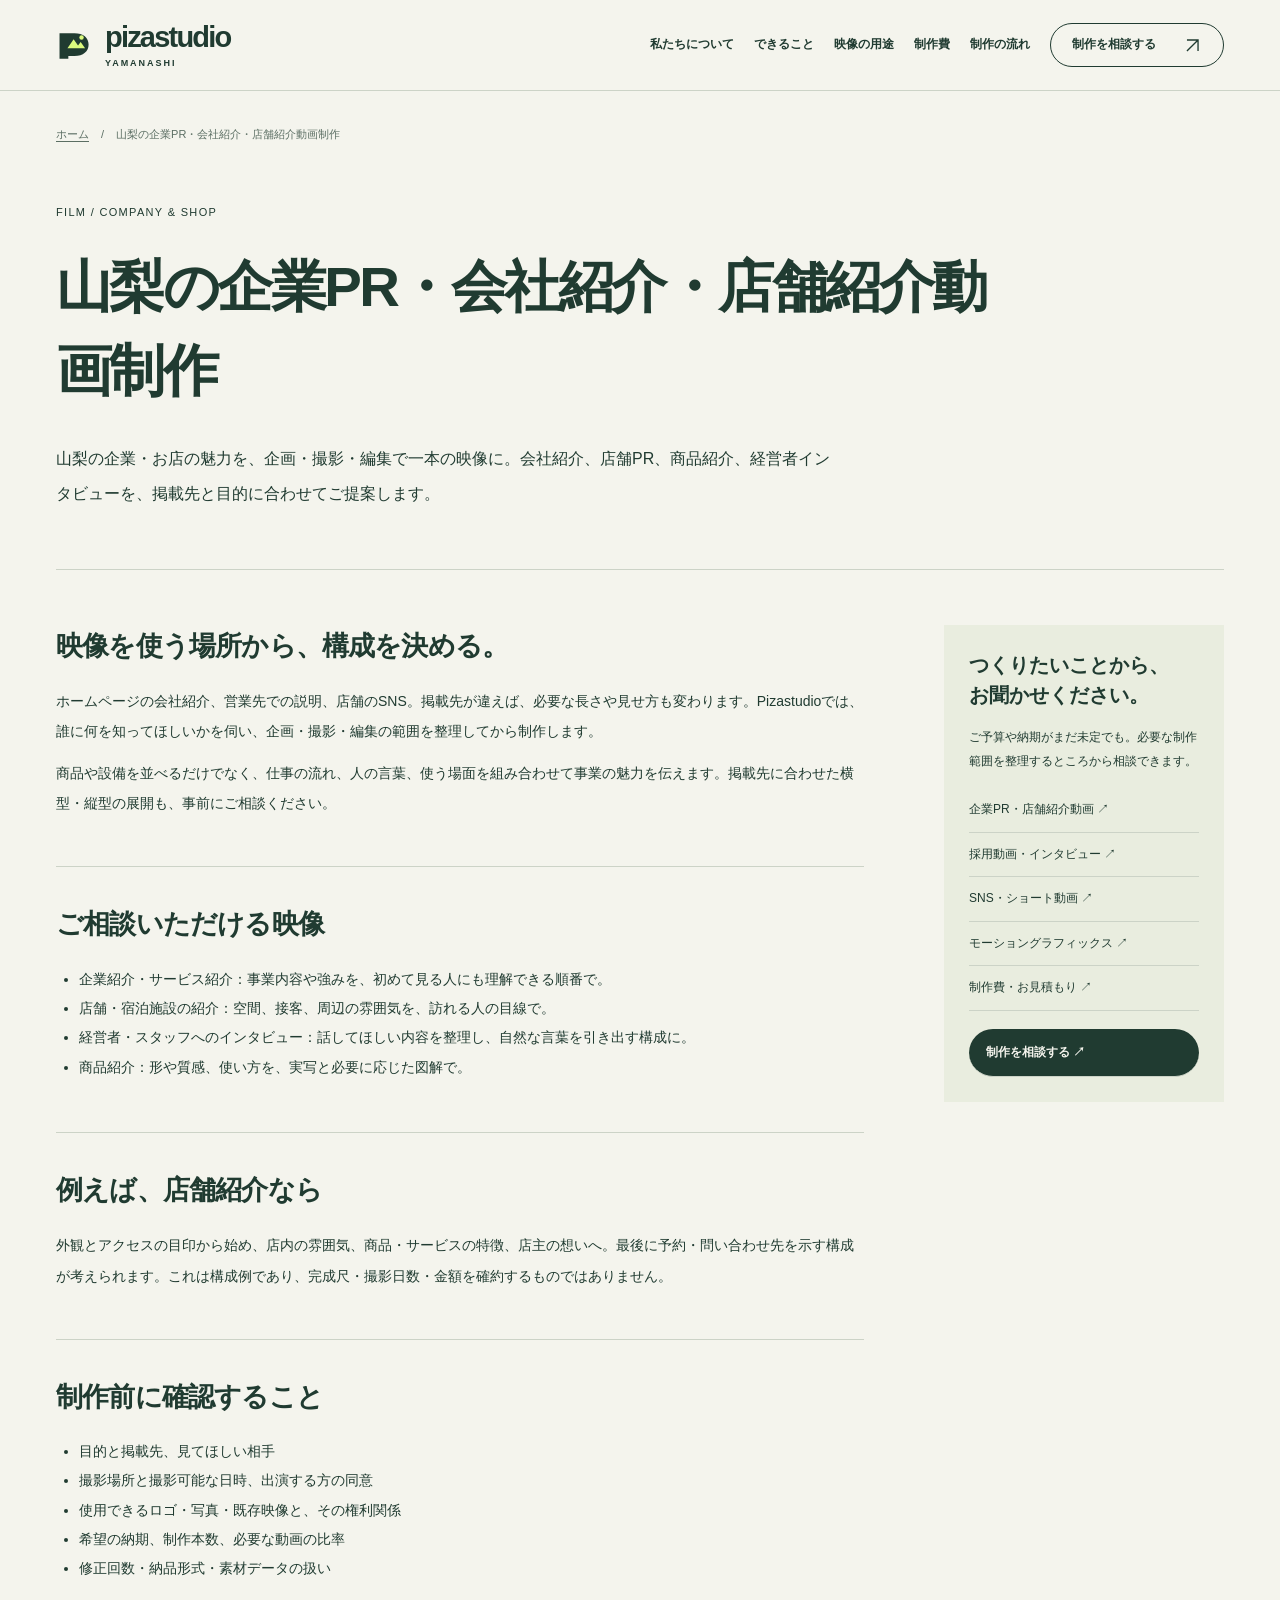
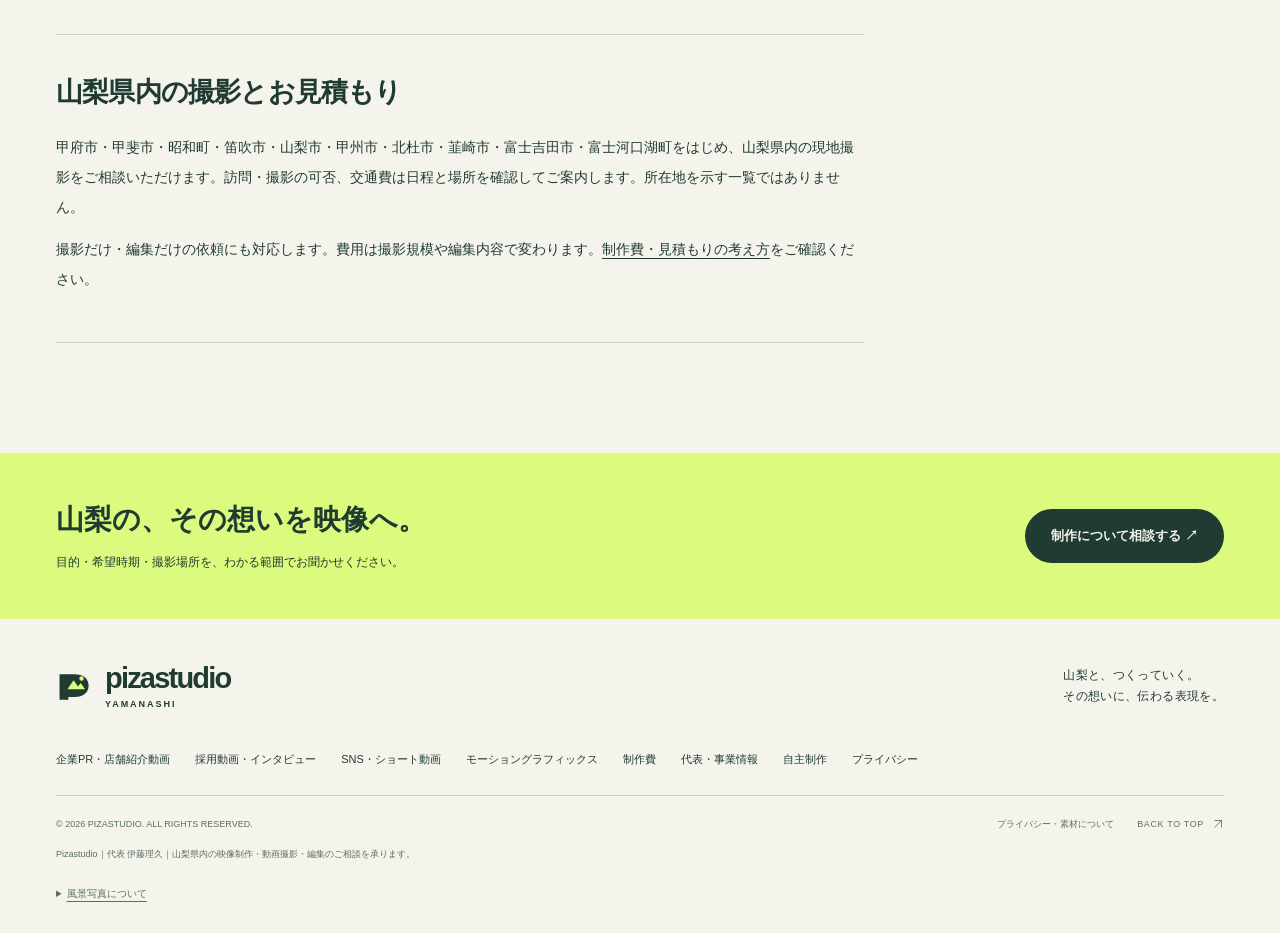
<file: services/company-pr/index.html>
<!doctype html><html lang="ja"><head><meta charset="utf-8"><meta name="viewport" content="width=device-width,initial-scale=1"><title>山梨の企業PR・会社紹介・店舗紹介動画制作｜Pizastudio</title><meta name="description" content="山梨の企業・お店の魅力を、企画・撮影・編集で一本の映像に。会社紹介、店舗PR、商品紹介、経営者インタビューを、掲載先と目的に合わせてご提案します。"><meta name="robots" content="index,follow,max-image-preview:large,max-video-preview:-1"><meta name="theme-color" content="#203b31"><meta property="og:type" content="website"><meta property="og:locale" content="ja_JP"><meta property="og:title" content="山梨の企業PR・会社紹介・店舗紹介動画制作｜Pizastudio"><meta property="og:description" content="山梨の企業・お店の魅力を、企画・撮影・編集で一本の映像に。会社紹介、店舗PR、商品紹介、経営者インタビューを、掲載先と目的に合わせてご提案します。"><link rel="icon" type="image/svg+xml" href="/assets/favicon.svg"><link rel="stylesheet" href="/assets/site.css"><link rel="canonical" href="https://pizastudio-yamanashi.pages.dev/services/company-pr/"><meta property="og:url" content="https://pizastudio-yamanashi.pages.dev/services/company-pr/"><meta property="og:image" content="https://pizastudio-yamanashi.pages.dev/assets/share.jpg"><meta property="og:site_name" content="Pizastudio 山梨"><meta name="twitter:card" content="summary_large_image"><meta name="author" content="Pizastudio / 伊藤理久"><script type="application/ld+json">{"@context": "https://schema.org", "@graph": [{"@type": "Organization", "@id": "https://pizastudio-yamanashi.pages.dev/#organization", "name": "Pizastudio", "url": "https://pizastudio-yamanashi.pages.dev/", "logo": "https://pizastudio-yamanashi.pages.dev/assets/favicon.svg", "email": "pizastudio5539@gmail.com", "founder": {"@type": "Person", "name": "伊藤理久"}, "description": "山梨県内の企業PR・採用動画・SNS動画の撮影、編集、モーショングラフィックスを提供する制作スタジオ。", "areaServed": {"@type": "AdministrativeArea", "name": "山梨県"}, "contactPoint": {"@type": "ContactPoint", "contactType": "制作相談", "email": "pizastudio5539@gmail.com", "availableLanguage": "Japanese"}}, {"@type": "WebSite", "@id": "https://pizastudio-yamanashi.pages.dev/#website", "url": "https://pizastudio-yamanashi.pages.dev/", "name": "Pizastudio 山梨", "inLanguage": "ja", "publisher": {"@id": "https://pizastudio-yamanashi.pages.dev/#organization"}}, {"@type": "WebPage", "@id": "https://pizastudio-yamanashi.pages.dev/services/company-pr/#webpage", "url": "https://pizastudio-yamanashi.pages.dev/services/company-pr/", "name": "山梨の企業PR・会社紹介・店舗紹介動画制作｜Pizastudio", "inLanguage": "ja", "isPartOf": {"@id": "https://pizastudio-yamanashi.pages.dev/#website"}, "about": {"@id": "https://pizastudio-yamanashi.pages.dev/#organization"}}, {"@type": "BreadcrumbList", "itemListElement": [{"@type": "ListItem", "position": 1, "name": "ホーム", "item": "https://pizastudio-yamanashi.pages.dev/"}, {"@type": "ListItem", "position": 2, "name": "山梨の企業PR・会社紹介・店舗紹介動画制作｜Pizastudio", "item": "https://pizastudio-yamanashi.pages.dev/services/company-pr/"}]}]}</script></head><body><a class="skip" href="#main">本文へ移動</a><header class="header"><div class="wrap header-inner"><a href="/#top" aria-label="Pizastudio 山梨 トップ"><span class="brand"><svg class="brand-symbol" viewBox="0 0 42 42" fill="none" aria-hidden="true"><path d="M4 36V7h17c10 0 16 5 16 13s-6 13-16 13h-7v3H4Z" fill="currentColor"/><path d="m13 24 7-10 5 7 3-4 5 7H13Z" fill="#dbfa7e"/><circle cx="29" cy="12" r="2.5" fill="#dbfa7e"/></svg><span class="brand-type">pizastudio<small>YAMANASHI</small></span></span></a><nav class="nav" id="site-nav" aria-label="メインメニュー"><a href="/#about">私たちについて</a><a href="/#services">できること</a><a href="/#video-services">映像の用途</a><a href="/pricing/">制作費</a><a href="/#process">制作の流れ</a><a href="/#contact" class="nav-contact">制作を相談する<svg class="arrow" aria-hidden="true" viewBox="0 0 24 24"><path d="M5 19 19 5M5 5h14v14"/></svg></a></nav><button class="menu-toggle" id="menu-toggle" aria-label="メニューを開く" aria-controls="site-nav" aria-expanded="false"><span></span><span></span></button></div></header><main id="main"><div class="wrap"><nav class="page-breadcrumb" aria-label="パンくず"><a href="/">ホーム</a><span aria-hidden="true">/</span><span>山梨の企業PR・会社紹介・店舗紹介動画制作</span></nav><section class="inner-hero"><p class="eyebrow">FILM / COMPANY & SHOP</p><h1>山梨の企業PR・会社紹介・店舗紹介動画制作</h1><p class="lead">山梨の企業・お店の魅力を、企画・撮影・編集で一本の映像に。会社紹介、店舗PR、商品紹介、経営者インタビューを、掲載先と目的に合わせてご提案します。</p></section><div class="detail-layout"><article class="article-body"><section><h2>映像を使う場所から、構成を決める。</h2><p>ホームページの会社紹介、営業先での説明、店舗のSNS。掲載先が違えば、必要な長さや見せ方も変わります。Pizastudioでは、誰に何を知ってほしいかを伺い、企画・撮影・編集の範囲を整理してから制作します。</p><p>商品や設備を並べるだけでなく、仕事の流れ、人の言葉、使う場面を組み合わせて事業の魅力を伝えます。掲載先に合わせた横型・縦型の展開も、事前にご相談ください。</p></section><section><h2>ご相談いただける映像</h2><ul><li>企業紹介・サービス紹介：事業内容や強みを、初めて見る人にも理解できる順番で。</li><li>店舗・宿泊施設の紹介：空間、接客、周辺の雰囲気を、訪れる人の目線で。</li><li>経営者・スタッフへのインタビュー：話してほしい内容を整理し、自然な言葉を引き出す構成に。</li><li>商品紹介：形や質感、使い方を、実写と必要に応じた図解で。</li></ul></section><section><h2>例えば、店舗紹介なら</h2><p>外観とアクセスの目印から始め、店内の雰囲気、商品・サービスの特徴、店主の想いへ。最後に予約・問い合わせ先を示す構成が考えられます。これは構成例であり、完成尺・撮影日数・金額を確約するものではありません。</p></section><section><h2>制作前に確認すること</h2><ul><li>目的と掲載先、見てほしい相手</li><li>撮影場所と撮影可能な日時、出演する方の同意</li><li>使用できるロゴ・写真・既存映像と、その権利関係</li><li>希望の納期、制作本数、必要な動画の比率</li><li>修正回数・納品形式・素材データの扱い</li></ul></section><section><h2>山梨県内の撮影とお見積もり</h2><p>甲府市・甲斐市・昭和町・笛吹市・山梨市・甲州市・北杜市・韮崎市・富士吉田市・富士河口湖町をはじめ、山梨県内の現地撮影をご相談いただけます。訪問・撮影の可否、交通費は日程と場所を確認してご案内します。所在地を示す一覧ではありません。</p><p>撮影だけ・編集だけの依頼にも対応します。費用は撮影規模や編集内容で変わります。<a href="/pricing/">制作費・見積もりの考え方</a>をご確認ください。</p></section></article><aside class="article-aside"><h2>つくりたいことから、<br>お聞かせください。</h2><p>ご予算や納期がまだ未定でも。必要な制作範囲を整理するところから相談できます。</p><a href="/services/company-pr/">企業PR・店舗紹介動画 ↗</a><a href="/services/recruitment/">採用動画・インタビュー ↗</a><a href="/services/sns-video/">SNS・ショート動画 ↗</a><a href="/services/motion-graphics/">モーショングラフィックス ↗</a><a href="/pricing/">制作費・お見積もり ↗</a><a class="cta-primary" href="/#contact">制作を相談する ↗</a></aside></div></div><section class="page-cta"><div class="wrap"><div><h2>山梨の、その想いを映像へ。</h2><p>目的・希望時期・撮影場所を、わかる範囲でお聞かせください。</p></div><a class="cta-primary" href="/#contact">制作について相談する ↗</a></div></section></main><footer class="footer"><div class="wrap"><div class="footer-top"><a href="/" aria-label="Pizastudio 山梨 トップ"><span class="brand"><svg class="brand-symbol" viewBox="0 0 42 42" fill="none" aria-hidden="true"><path d="M4 36V7h17c10 0 16 5 16 13s-6 13-16 13h-7v3H4Z" fill="currentColor"/><path d="m13 24 7-10 5 7 3-4 5 7H13Z" fill="#dbfa7e"/><circle cx="29" cy="12" r="2.5" fill="#dbfa7e"/></svg><span class="brand-type">pizastudio<small>YAMANASHI</small></span></span></a><p class="footer-tagline">山梨と、つくっていく。<br>その想いに、伝わる表現を。</p></div><nav class="footer-pages" aria-label="サービスと事業情報"><a href="/services/company-pr/">企業PR・店舗紹介動画</a><a href="/services/recruitment/">採用動画・インタビュー</a><a href="/services/sns-video/">SNS・ショート動画</a><a href="/services/motion-graphics/">モーショングラフィックス</a><a href="/pricing/">制作費</a><a href="/about/">代表・事業情報</a><a href="/works/brand-motion/">自主制作</a><a href="/privacy/">プライバシー</a></nav><div class="footer-bottom"><p>© 2026 PIZASTUDIO. ALL RIGHTS RESERVED.</p><div class="footer-links"><a href="/privacy/">プライバシー・素材について</a><a href="/" class="to-top">BACK TO TOP<svg class="arrow" aria-hidden="true" viewBox="0 0 24 24"><path d="M5 19 19 5M5 5h14v14"/></svg></a></div></div><p class="footer-preview" id="footer-preview">Pizastudio｜代表 伊藤理久｜山梨県内の映像制作・動画撮影・編集のご相談を承ります。</p><details class="photo-credits"><summary>風景写真について</summary><div class="credit-body"><p>山梨の風景を紹介するため、以下の写真を使用しています。Pizastudioの撮影実績や、施設・撮影者からの推薦を示すものではありません。</p><ol><li><strong>河口湖と富士山</strong><br>Photo: Marion &amp; Christoph Aistleitner / <a href="https://commons.wikimedia.org/wiki/File:Fuji_Kawaguchi_357.JPG" target="_blank" rel="noopener noreferrer">Fuji Kawaguchi 357.JPG</a> / <a href="https://creativecommons.org/publicdomain/zero/1.0/" target="_blank" rel="noopener noreferrer">CC0 1.0</a></li><li><strong>昇仙峡・仙娥滝</strong><br>Photo: Jordy Meow / <a href="https://commons.wikimedia.org/wiki/File:Shosenkyo-Waterfall.jpg" target="_blank" rel="noopener noreferrer">Shosenkyo-Waterfall.jpg</a> / <a href="https://creativecommons.org/publicdomain/zero/1.0/" target="_blank" rel="noopener noreferrer">CC0 1.0</a></li><li><strong>北杜から望む八ヶ岳</strong><br>Photo: 663highland / <a href="https://commons.wikimedia.org/wiki/File:150720_Southern_Yatsugatake_Volcanic_Group_at_Hokuto_Yamanashi_pref_Japan01n.jpg" target="_blank" rel="noopener noreferrer">150720 Southern Yatsugatake Volcanic Group at Hokuto Yamanashi pref Japan01n.jpg</a> / <a href="https://creativecommons.org/licenses/by-sa/3.0/" target="_blank" rel="noopener noreferrer">CC BY-SA 3.0</a></li><li><strong>勝沼のぶどう</strong><br>Photo: genta_hgr / <a href="https://commons.wikimedia.org/wiki/File:Katsunuma_vineyard.jpg" target="_blank" rel="noopener noreferrer">Katsunuma vineyard.jpg</a> / <a href="https://creativecommons.org/licenses/by/2.0/" target="_blank" rel="noopener noreferrer">CC BY 2.0</a></li><li><strong>甲府・花小路の街並み</strong><br>Photo: さかおり / <a href="https://commons.wikimedia.org/wiki/File:Koedo_Kofu_hana-koji_alley,_June_2025._C.jpg" target="_blank" rel="noopener noreferrer">Koedo Kofu hana-koji alley, June 2025. C.jpg</a> / <a href="https://creativecommons.org/licenses/by-sa/4.0/" target="_blank" rel="noopener noreferrer">CC BY-SA 4.0</a></li></ol><p>各写真は縮小・WebP変換のうえ、表示時にトリミング・彩度・明暗を調整しています。CC BY-SAの写真およびその加工部分は、それぞれ記載した同じライセンスで提供します。サイト独自の文章・デザインと、これらの第三者写真の権利は別に扱います。</p><p class="photo-delivery-note">風景写真は本サイトから配信しています。写真の撮影者・出典・ライセンスは上記をご確認ください。</p></div></details></div></footer><script src="/assets/subpage.js" defer></script></body></html>
</file>
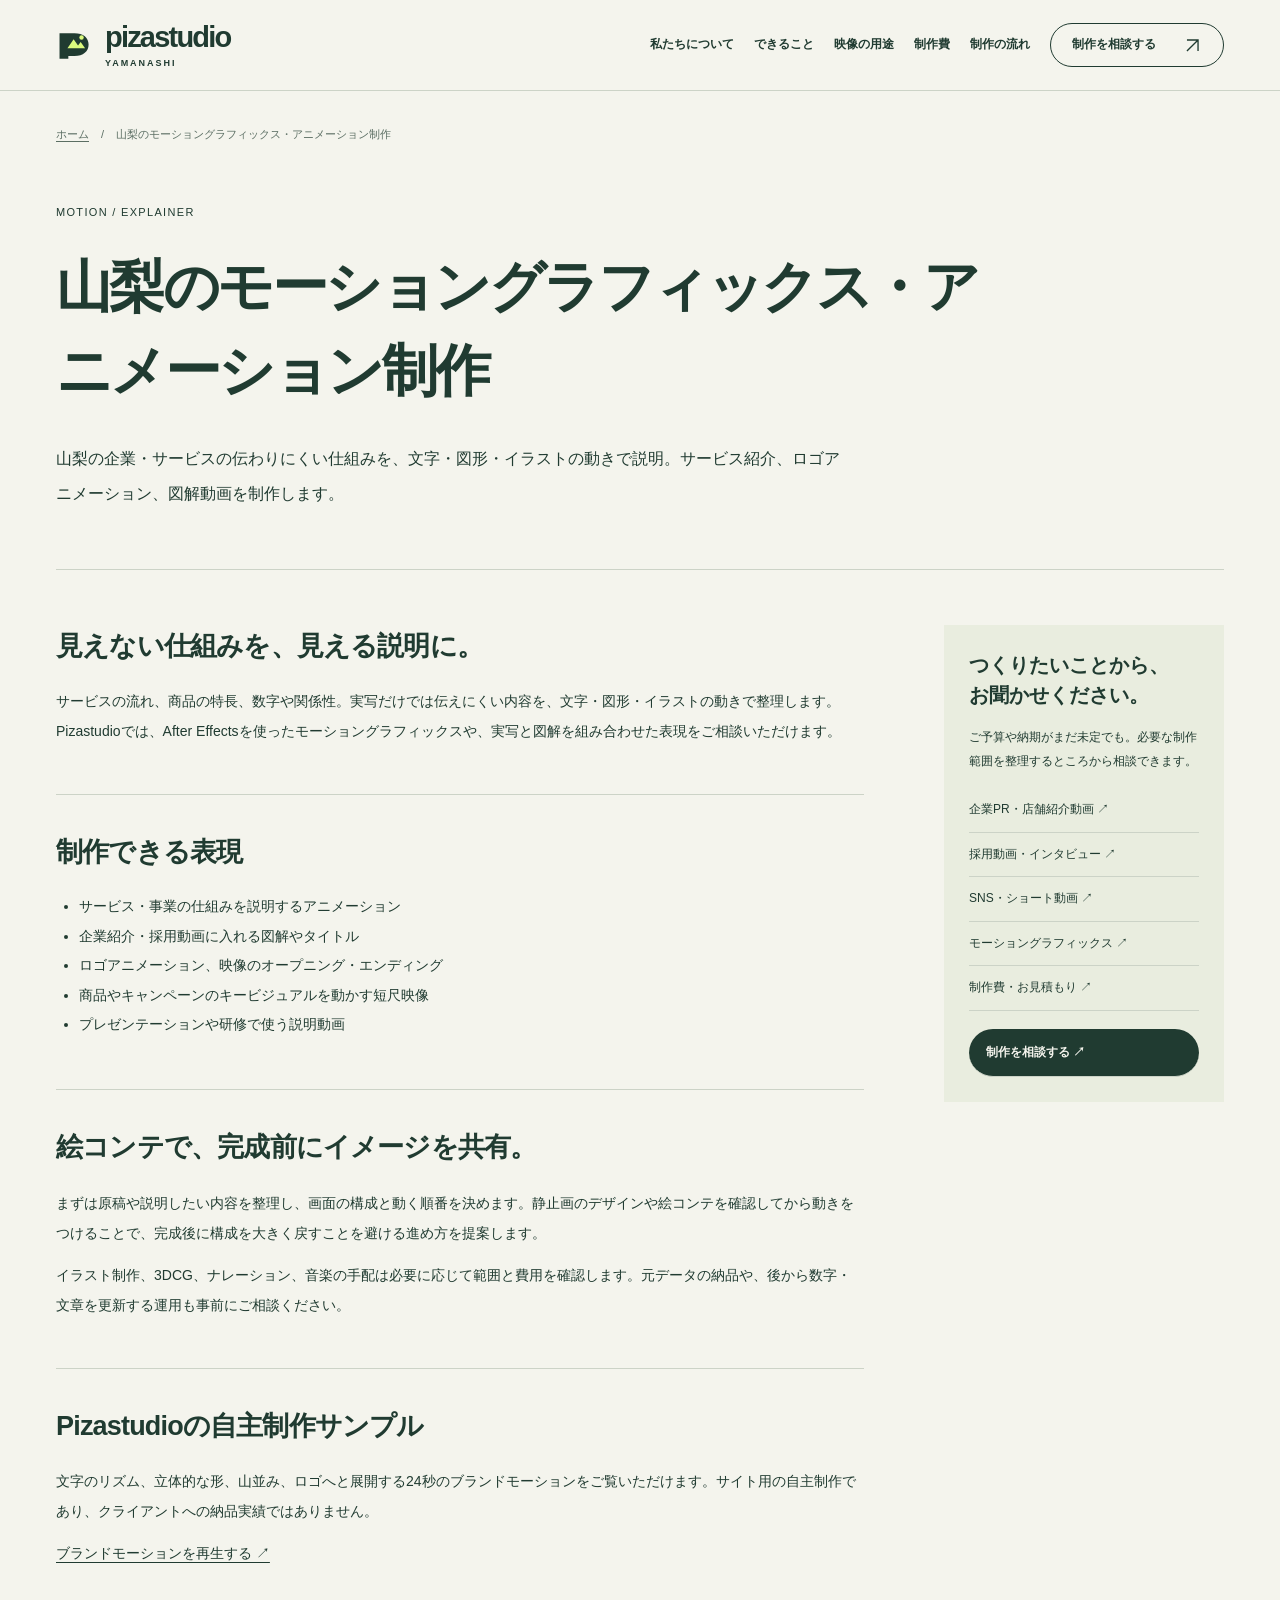
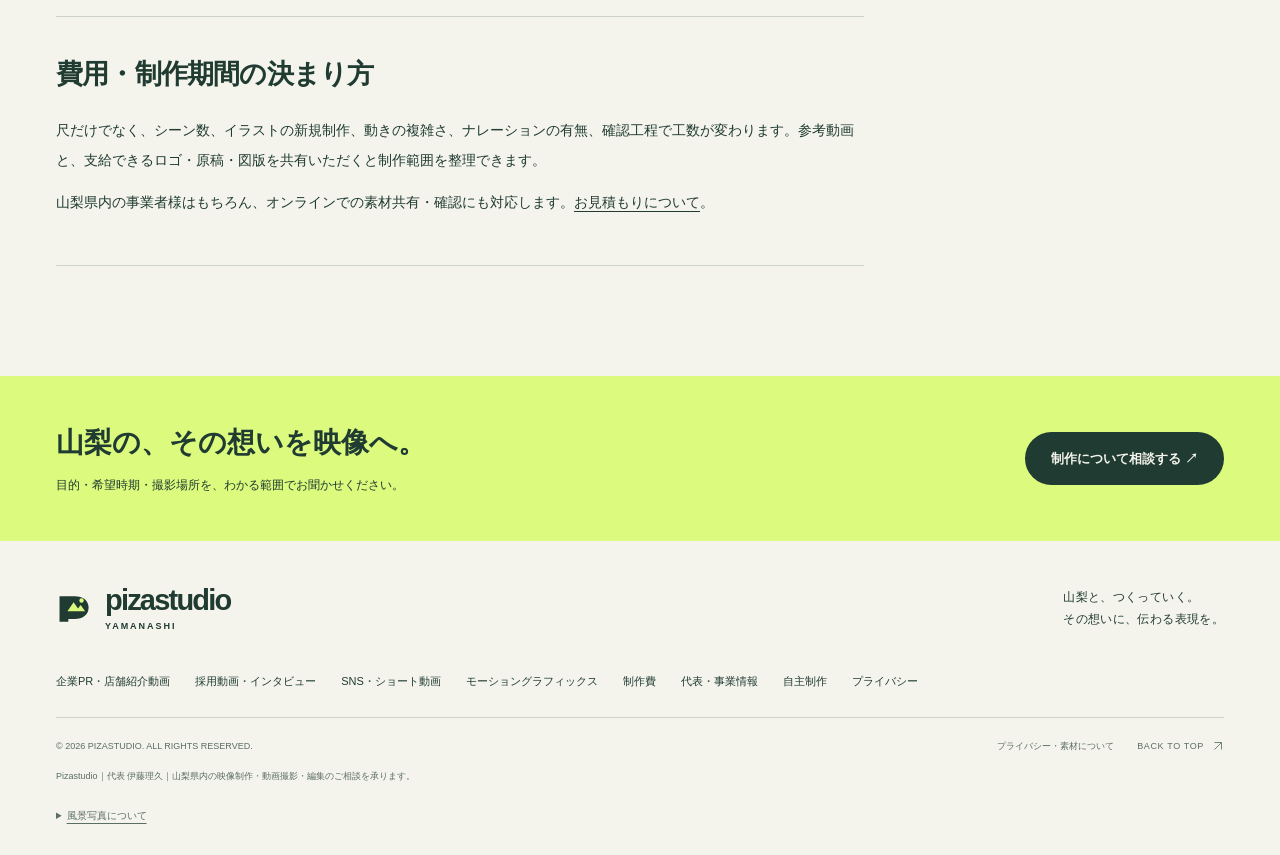
<file: services/motion-graphics/index.html>
<!doctype html><html lang="ja"><head><meta charset="utf-8"><meta name="viewport" content="width=device-width,initial-scale=1"><title>山梨のモーショングラフィックス・アニメーション制作｜Pizastudio</title><meta name="description" content="山梨の企業・サービスの伝わりにくい仕組みを、文字・図形・イラストの動きで説明。サービス紹介、ロゴアニメーション、図解動画を制作します。"><meta name="robots" content="index,follow,max-image-preview:large,max-video-preview:-1"><meta name="theme-color" content="#203b31"><meta property="og:type" content="website"><meta property="og:locale" content="ja_JP"><meta property="og:title" content="山梨のモーショングラフィックス・アニメーション制作｜Pizastudio"><meta property="og:description" content="山梨の企業・サービスの伝わりにくい仕組みを、文字・図形・イラストの動きで説明。サービス紹介、ロゴアニメーション、図解動画を制作します。"><link rel="icon" type="image/svg+xml" href="/assets/favicon.svg"><link rel="stylesheet" href="/assets/site.css"><link rel="canonical" href="https://pizastudio-yamanashi.pages.dev/services/motion-graphics/"><meta property="og:url" content="https://pizastudio-yamanashi.pages.dev/services/motion-graphics/"><meta property="og:image" content="https://pizastudio-yamanashi.pages.dev/assets/share.jpg"><meta property="og:site_name" content="Pizastudio 山梨"><meta name="twitter:card" content="summary_large_image"><meta name="author" content="Pizastudio / 伊藤理久"><script type="application/ld+json">{"@context": "https://schema.org", "@graph": [{"@type": "Organization", "@id": "https://pizastudio-yamanashi.pages.dev/#organization", "name": "Pizastudio", "url": "https://pizastudio-yamanashi.pages.dev/", "logo": "https://pizastudio-yamanashi.pages.dev/assets/favicon.svg", "email": "pizastudio5539@gmail.com", "founder": {"@type": "Person", "name": "伊藤理久"}, "description": "山梨県内の企業PR・採用動画・SNS動画の撮影、編集、モーショングラフィックスを提供する制作スタジオ。", "areaServed": {"@type": "AdministrativeArea", "name": "山梨県"}, "contactPoint": {"@type": "ContactPoint", "contactType": "制作相談", "email": "pizastudio5539@gmail.com", "availableLanguage": "Japanese"}}, {"@type": "WebSite", "@id": "https://pizastudio-yamanashi.pages.dev/#website", "url": "https://pizastudio-yamanashi.pages.dev/", "name": "Pizastudio 山梨", "inLanguage": "ja", "publisher": {"@id": "https://pizastudio-yamanashi.pages.dev/#organization"}}, {"@type": "WebPage", "@id": "https://pizastudio-yamanashi.pages.dev/services/motion-graphics/#webpage", "url": "https://pizastudio-yamanashi.pages.dev/services/motion-graphics/", "name": "山梨のモーショングラフィックス・アニメーション制作｜Pizastudio", "inLanguage": "ja", "isPartOf": {"@id": "https://pizastudio-yamanashi.pages.dev/#website"}, "about": {"@id": "https://pizastudio-yamanashi.pages.dev/#organization"}}, {"@type": "BreadcrumbList", "itemListElement": [{"@type": "ListItem", "position": 1, "name": "ホーム", "item": "https://pizastudio-yamanashi.pages.dev/"}, {"@type": "ListItem", "position": 2, "name": "山梨のモーショングラフィックス・アニメーション制作｜Pizastudio", "item": "https://pizastudio-yamanashi.pages.dev/services/motion-graphics/"}]}]}</script></head><body><a class="skip" href="#main">本文へ移動</a><header class="header"><div class="wrap header-inner"><a href="/#top" aria-label="Pizastudio 山梨 トップ"><span class="brand"><svg class="brand-symbol" viewBox="0 0 42 42" fill="none" aria-hidden="true"><path d="M4 36V7h17c10 0 16 5 16 13s-6 13-16 13h-7v3H4Z" fill="currentColor"/><path d="m13 24 7-10 5 7 3-4 5 7H13Z" fill="#dbfa7e"/><circle cx="29" cy="12" r="2.5" fill="#dbfa7e"/></svg><span class="brand-type">pizastudio<small>YAMANASHI</small></span></span></a><nav class="nav" id="site-nav" aria-label="メインメニュー"><a href="/#about">私たちについて</a><a href="/#services">できること</a><a href="/#video-services">映像の用途</a><a href="/pricing/">制作費</a><a href="/#process">制作の流れ</a><a href="/#contact" class="nav-contact">制作を相談する<svg class="arrow" aria-hidden="true" viewBox="0 0 24 24"><path d="M5 19 19 5M5 5h14v14"/></svg></a></nav><button class="menu-toggle" id="menu-toggle" aria-label="メニューを開く" aria-controls="site-nav" aria-expanded="false"><span></span><span></span></button></div></header><main id="main"><div class="wrap"><nav class="page-breadcrumb" aria-label="パンくず"><a href="/">ホーム</a><span aria-hidden="true">/</span><span>山梨のモーショングラフィックス・アニメーション制作</span></nav><section class="inner-hero"><p class="eyebrow">MOTION / EXPLAINER</p><h1>山梨のモーショングラフィックス・アニメーション制作</h1><p class="lead">山梨の企業・サービスの伝わりにくい仕組みを、文字・図形・イラストの動きで説明。サービス紹介、ロゴアニメーション、図解動画を制作します。</p></section><div class="detail-layout"><article class="article-body"><section><h2>見えない仕組みを、見える説明に。</h2><p>サービスの流れ、商品の特長、数字や関係性。実写だけでは伝えにくい内容を、文字・図形・イラストの動きで整理します。Pizastudioでは、After Effectsを使ったモーショングラフィックスや、実写と図解を組み合わせた表現をご相談いただけます。</p></section><section><h2>制作できる表現</h2><ul><li>サービス・事業の仕組みを説明するアニメーション</li><li>企業紹介・採用動画に入れる図解やタイトル</li><li>ロゴアニメーション、映像のオープニング・エンディング</li><li>商品やキャンペーンのキービジュアルを動かす短尺映像</li><li>プレゼンテーションや研修で使う説明動画</li></ul></section><section><h2>絵コンテで、完成前にイメージを共有。</h2><p>まずは原稿や説明したい内容を整理し、画面の構成と動く順番を決めます。静止画のデザインや絵コンテを確認してから動きをつけることで、完成後に構成を大きく戻すことを避ける進め方を提案します。</p><p>イラスト制作、3DCG、ナレーション、音楽の手配は必要に応じて範囲と費用を確認します。元データの納品や、後から数字・文章を更新する運用も事前にご相談ください。</p></section><section><h2>Pizastudioの自主制作サンプル</h2><p>文字のリズム、立体的な形、山並み、ロゴへと展開する24秒のブランドモーションをご覧いただけます。サイト用の自主制作であり、クライアントへの納品実績ではありません。</p><p><a href="/works/brand-motion/">ブランドモーションを再生する ↗</a></p></section><section><h2>費用・制作期間の決まり方</h2><p>尺だけでなく、シーン数、イラストの新規制作、動きの複雑さ、ナレーションの有無、確認工程で工数が変わります。参考動画と、支給できるロゴ・原稿・図版を共有いただくと制作範囲を整理できます。</p><p>山梨県内の事業者様はもちろん、オンラインでの素材共有・確認にも対応します。<a href="/pricing/">お見積もりについて</a>。</p></section></article><aside class="article-aside"><h2>つくりたいことから、<br>お聞かせください。</h2><p>ご予算や納期がまだ未定でも。必要な制作範囲を整理するところから相談できます。</p><a href="/services/company-pr/">企業PR・店舗紹介動画 ↗</a><a href="/services/recruitment/">採用動画・インタビュー ↗</a><a href="/services/sns-video/">SNS・ショート動画 ↗</a><a href="/services/motion-graphics/">モーショングラフィックス ↗</a><a href="/pricing/">制作費・お見積もり ↗</a><a class="cta-primary" href="/#contact">制作を相談する ↗</a></aside></div></div><section class="page-cta"><div class="wrap"><div><h2>山梨の、その想いを映像へ。</h2><p>目的・希望時期・撮影場所を、わかる範囲でお聞かせください。</p></div><a class="cta-primary" href="/#contact">制作について相談する ↗</a></div></section></main><footer class="footer"><div class="wrap"><div class="footer-top"><a href="/" aria-label="Pizastudio 山梨 トップ"><span class="brand"><svg class="brand-symbol" viewBox="0 0 42 42" fill="none" aria-hidden="true"><path d="M4 36V7h17c10 0 16 5 16 13s-6 13-16 13h-7v3H4Z" fill="currentColor"/><path d="m13 24 7-10 5 7 3-4 5 7H13Z" fill="#dbfa7e"/><circle cx="29" cy="12" r="2.5" fill="#dbfa7e"/></svg><span class="brand-type">pizastudio<small>YAMANASHI</small></span></span></a><p class="footer-tagline">山梨と、つくっていく。<br>その想いに、伝わる表現を。</p></div><nav class="footer-pages" aria-label="サービスと事業情報"><a href="/services/company-pr/">企業PR・店舗紹介動画</a><a href="/services/recruitment/">採用動画・インタビュー</a><a href="/services/sns-video/">SNS・ショート動画</a><a href="/services/motion-graphics/">モーショングラフィックス</a><a href="/pricing/">制作費</a><a href="/about/">代表・事業情報</a><a href="/works/brand-motion/">自主制作</a><a href="/privacy/">プライバシー</a></nav><div class="footer-bottom"><p>© 2026 PIZASTUDIO. ALL RIGHTS RESERVED.</p><div class="footer-links"><a href="/privacy/">プライバシー・素材について</a><a href="/" class="to-top">BACK TO TOP<svg class="arrow" aria-hidden="true" viewBox="0 0 24 24"><path d="M5 19 19 5M5 5h14v14"/></svg></a></div></div><p class="footer-preview" id="footer-preview">Pizastudio｜代表 伊藤理久｜山梨県内の映像制作・動画撮影・編集のご相談を承ります。</p><details class="photo-credits"><summary>風景写真について</summary><div class="credit-body"><p>山梨の風景を紹介するため、以下の写真を使用しています。Pizastudioの撮影実績や、施設・撮影者からの推薦を示すものではありません。</p><ol><li><strong>河口湖と富士山</strong><br>Photo: Marion &amp; Christoph Aistleitner / <a href="https://commons.wikimedia.org/wiki/File:Fuji_Kawaguchi_357.JPG" target="_blank" rel="noopener noreferrer">Fuji Kawaguchi 357.JPG</a> / <a href="https://creativecommons.org/publicdomain/zero/1.0/" target="_blank" rel="noopener noreferrer">CC0 1.0</a></li><li><strong>昇仙峡・仙娥滝</strong><br>Photo: Jordy Meow / <a href="https://commons.wikimedia.org/wiki/File:Shosenkyo-Waterfall.jpg" target="_blank" rel="noopener noreferrer">Shosenkyo-Waterfall.jpg</a> / <a href="https://creativecommons.org/publicdomain/zero/1.0/" target="_blank" rel="noopener noreferrer">CC0 1.0</a></li><li><strong>北杜から望む八ヶ岳</strong><br>Photo: 663highland / <a href="https://commons.wikimedia.org/wiki/File:150720_Southern_Yatsugatake_Volcanic_Group_at_Hokuto_Yamanashi_pref_Japan01n.jpg" target="_blank" rel="noopener noreferrer">150720 Southern Yatsugatake Volcanic Group at Hokuto Yamanashi pref Japan01n.jpg</a> / <a href="https://creativecommons.org/licenses/by-sa/3.0/" target="_blank" rel="noopener noreferrer">CC BY-SA 3.0</a></li><li><strong>勝沼のぶどう</strong><br>Photo: genta_hgr / <a href="https://commons.wikimedia.org/wiki/File:Katsunuma_vineyard.jpg" target="_blank" rel="noopener noreferrer">Katsunuma vineyard.jpg</a> / <a href="https://creativecommons.org/licenses/by/2.0/" target="_blank" rel="noopener noreferrer">CC BY 2.0</a></li><li><strong>甲府・花小路の街並み</strong><br>Photo: さかおり / <a href="https://commons.wikimedia.org/wiki/File:Koedo_Kofu_hana-koji_alley,_June_2025._C.jpg" target="_blank" rel="noopener noreferrer">Koedo Kofu hana-koji alley, June 2025. C.jpg</a> / <a href="https://creativecommons.org/licenses/by-sa/4.0/" target="_blank" rel="noopener noreferrer">CC BY-SA 4.0</a></li></ol><p>各写真は縮小・WebP変換のうえ、表示時にトリミング・彩度・明暗を調整しています。CC BY-SAの写真およびその加工部分は、それぞれ記載した同じライセンスで提供します。サイト独自の文章・デザインと、これらの第三者写真の権利は別に扱います。</p><p class="photo-delivery-note">風景写真は本サイトから配信しています。写真の撮影者・出典・ライセンスは上記をご確認ください。</p></div></details></div></footer><script src="/assets/subpage.js" defer></script></body></html>
</file>
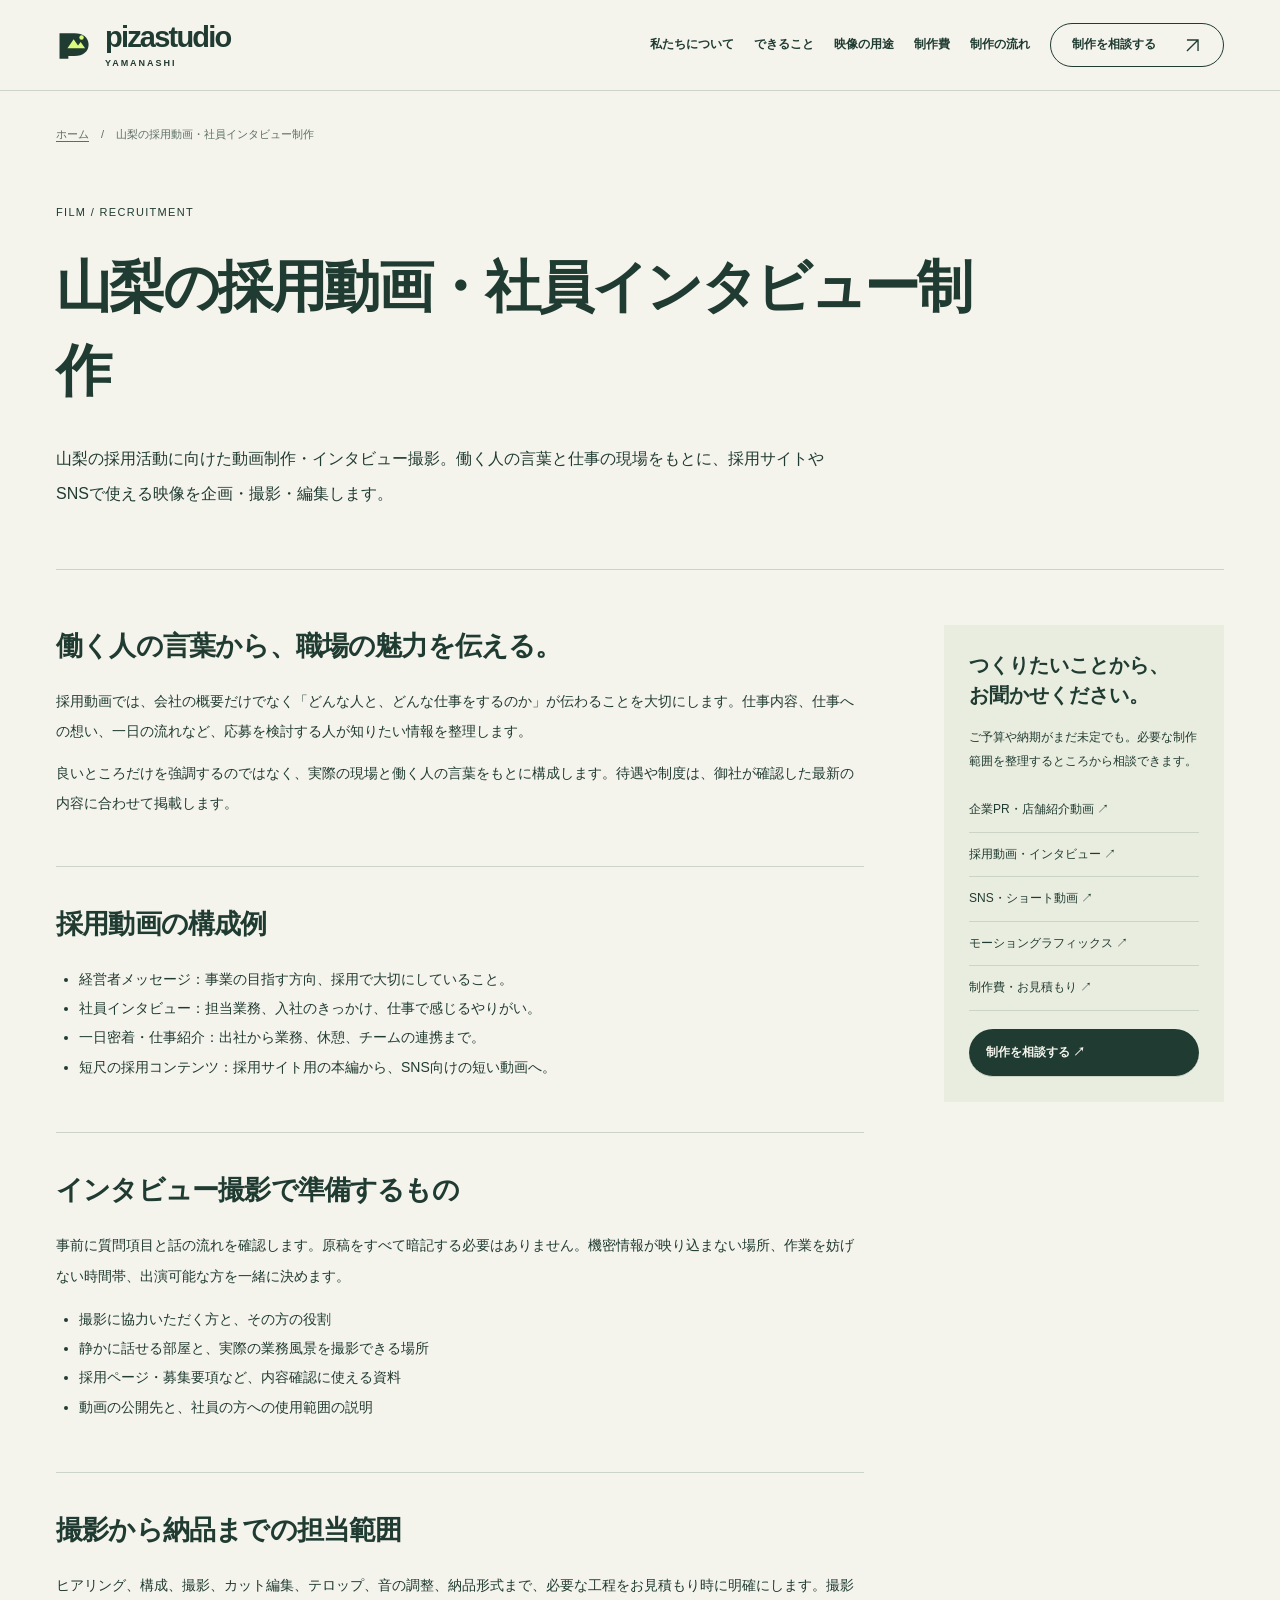
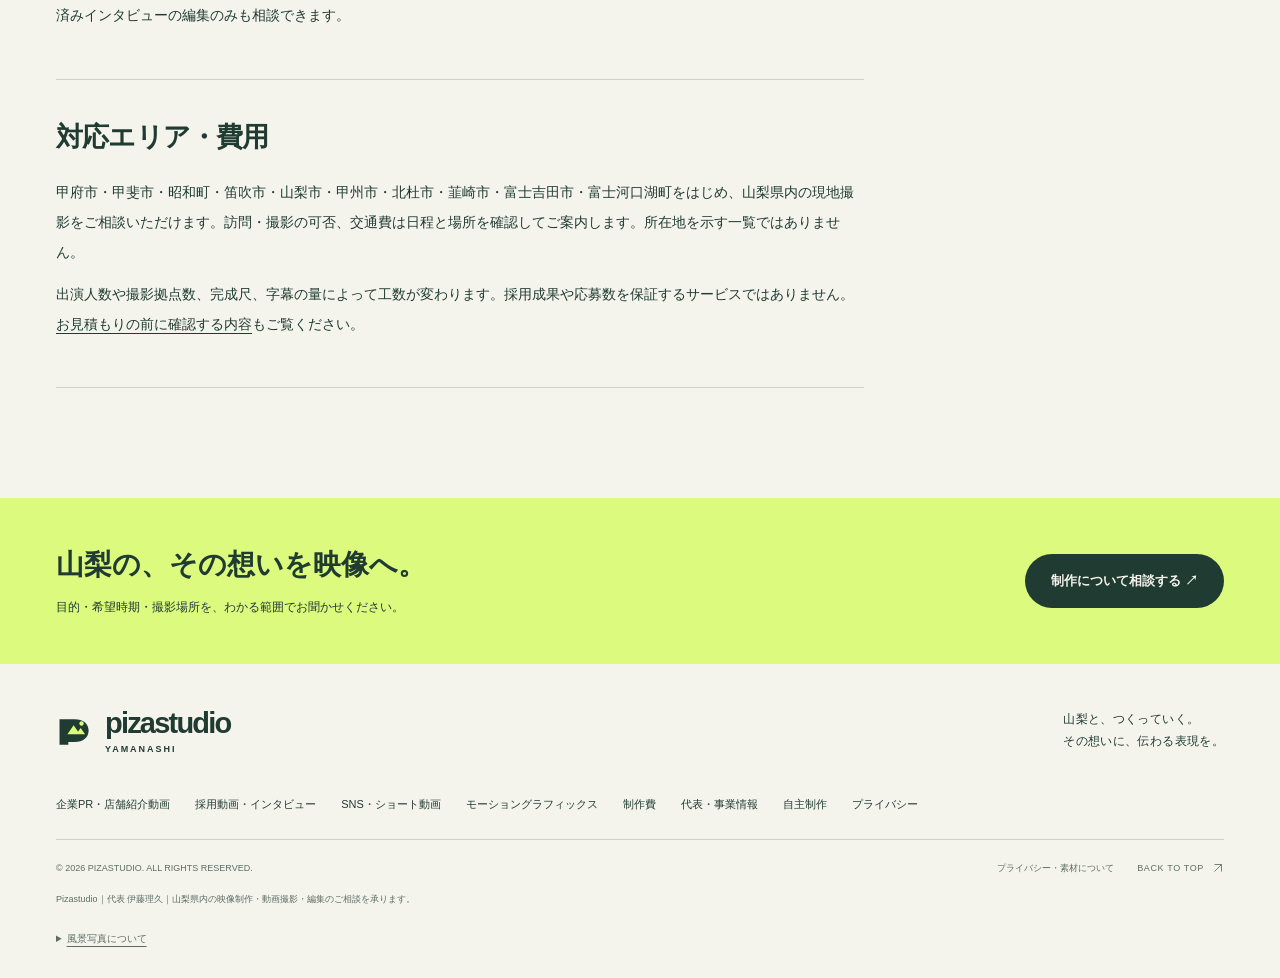
<file: services/recruitment/index.html>
<!doctype html><html lang="ja"><head><meta charset="utf-8"><meta name="viewport" content="width=device-width,initial-scale=1"><title>山梨の採用動画・社員インタビュー制作｜Pizastudio</title><meta name="description" content="山梨の採用活動に向けた動画制作・インタビュー撮影。働く人の言葉と仕事の現場をもとに、採用サイトやSNSで使える映像を企画・撮影・編集します。"><meta name="robots" content="index,follow,max-image-preview:large,max-video-preview:-1"><meta name="theme-color" content="#203b31"><meta property="og:type" content="website"><meta property="og:locale" content="ja_JP"><meta property="og:title" content="山梨の採用動画・社員インタビュー制作｜Pizastudio"><meta property="og:description" content="山梨の採用活動に向けた動画制作・インタビュー撮影。働く人の言葉と仕事の現場をもとに、採用サイトやSNSで使える映像を企画・撮影・編集します。"><link rel="icon" type="image/svg+xml" href="/assets/favicon.svg"><link rel="stylesheet" href="/assets/site.css"><link rel="canonical" href="https://pizastudio-yamanashi.pages.dev/services/recruitment/"><meta property="og:url" content="https://pizastudio-yamanashi.pages.dev/services/recruitment/"><meta property="og:image" content="https://pizastudio-yamanashi.pages.dev/assets/share.jpg"><meta property="og:site_name" content="Pizastudio 山梨"><meta name="twitter:card" content="summary_large_image"><meta name="author" content="Pizastudio / 伊藤理久"><script type="application/ld+json">{"@context": "https://schema.org", "@graph": [{"@type": "Organization", "@id": "https://pizastudio-yamanashi.pages.dev/#organization", "name": "Pizastudio", "url": "https://pizastudio-yamanashi.pages.dev/", "logo": "https://pizastudio-yamanashi.pages.dev/assets/favicon.svg", "email": "pizastudio5539@gmail.com", "founder": {"@type": "Person", "name": "伊藤理久"}, "description": "山梨県内の企業PR・採用動画・SNS動画の撮影、編集、モーショングラフィックスを提供する制作スタジオ。", "areaServed": {"@type": "AdministrativeArea", "name": "山梨県"}, "contactPoint": {"@type": "ContactPoint", "contactType": "制作相談", "email": "pizastudio5539@gmail.com", "availableLanguage": "Japanese"}}, {"@type": "WebSite", "@id": "https://pizastudio-yamanashi.pages.dev/#website", "url": "https://pizastudio-yamanashi.pages.dev/", "name": "Pizastudio 山梨", "inLanguage": "ja", "publisher": {"@id": "https://pizastudio-yamanashi.pages.dev/#organization"}}, {"@type": "WebPage", "@id": "https://pizastudio-yamanashi.pages.dev/services/recruitment/#webpage", "url": "https://pizastudio-yamanashi.pages.dev/services/recruitment/", "name": "山梨の採用動画・社員インタビュー制作｜Pizastudio", "inLanguage": "ja", "isPartOf": {"@id": "https://pizastudio-yamanashi.pages.dev/#website"}, "about": {"@id": "https://pizastudio-yamanashi.pages.dev/#organization"}}, {"@type": "BreadcrumbList", "itemListElement": [{"@type": "ListItem", "position": 1, "name": "ホーム", "item": "https://pizastudio-yamanashi.pages.dev/"}, {"@type": "ListItem", "position": 2, "name": "山梨の採用動画・社員インタビュー制作｜Pizastudio", "item": "https://pizastudio-yamanashi.pages.dev/services/recruitment/"}]}]}</script></head><body><a class="skip" href="#main">本文へ移動</a><header class="header"><div class="wrap header-inner"><a href="/#top" aria-label="Pizastudio 山梨 トップ"><span class="brand"><svg class="brand-symbol" viewBox="0 0 42 42" fill="none" aria-hidden="true"><path d="M4 36V7h17c10 0 16 5 16 13s-6 13-16 13h-7v3H4Z" fill="currentColor"/><path d="m13 24 7-10 5 7 3-4 5 7H13Z" fill="#dbfa7e"/><circle cx="29" cy="12" r="2.5" fill="#dbfa7e"/></svg><span class="brand-type">pizastudio<small>YAMANASHI</small></span></span></a><nav class="nav" id="site-nav" aria-label="メインメニュー"><a href="/#about">私たちについて</a><a href="/#services">できること</a><a href="/#video-services">映像の用途</a><a href="/pricing/">制作費</a><a href="/#process">制作の流れ</a><a href="/#contact" class="nav-contact">制作を相談する<svg class="arrow" aria-hidden="true" viewBox="0 0 24 24"><path d="M5 19 19 5M5 5h14v14"/></svg></a></nav><button class="menu-toggle" id="menu-toggle" aria-label="メニューを開く" aria-controls="site-nav" aria-expanded="false"><span></span><span></span></button></div></header><main id="main"><div class="wrap"><nav class="page-breadcrumb" aria-label="パンくず"><a href="/">ホーム</a><span aria-hidden="true">/</span><span>山梨の採用動画・社員インタビュー制作</span></nav><section class="inner-hero"><p class="eyebrow">FILM / RECRUITMENT</p><h1>山梨の採用動画・社員インタビュー制作</h1><p class="lead">山梨の採用活動に向けた動画制作・インタビュー撮影。働く人の言葉と仕事の現場をもとに、採用サイトやSNSで使える映像を企画・撮影・編集します。</p></section><div class="detail-layout"><article class="article-body"><section><h2>働く人の言葉から、職場の魅力を伝える。</h2><p>採用動画では、会社の概要だけでなく「どんな人と、どんな仕事をするのか」が伝わることを大切にします。仕事内容、仕事への想い、一日の流れなど、応募を検討する人が知りたい情報を整理します。</p><p>良いところだけを強調するのではなく、実際の現場と働く人の言葉をもとに構成します。待遇や制度は、御社が確認した最新の内容に合わせて掲載します。</p></section><section><h2>採用動画の構成例</h2><ul><li>経営者メッセージ：事業の目指す方向、採用で大切にしていること。</li><li>社員インタビュー：担当業務、入社のきっかけ、仕事で感じるやりがい。</li><li>一日密着・仕事紹介：出社から業務、休憩、チームの連携まで。</li><li>短尺の採用コンテンツ：採用サイト用の本編から、SNS向けの短い動画へ。</li></ul></section><section><h2>インタビュー撮影で準備するもの</h2><p>事前に質問項目と話の流れを確認します。原稿をすべて暗記する必要はありません。機密情報が映り込まない場所、作業を妨げない時間帯、出演可能な方を一緒に決めます。</p><ul><li>撮影に協力いただく方と、その方の役割</li><li>静かに話せる部屋と、実際の業務風景を撮影できる場所</li><li>採用ページ・募集要項など、内容確認に使える資料</li><li>動画の公開先と、社員の方への使用範囲の説明</li></ul></section><section><h2>撮影から納品までの担当範囲</h2><p>ヒアリング、構成、撮影、カット編集、テロップ、音の調整、納品形式まで、必要な工程をお見積もり時に明確にします。撮影済みインタビューの編集のみも相談できます。</p></section><section><h2>対応エリア・費用</h2><p>甲府市・甲斐市・昭和町・笛吹市・山梨市・甲州市・北杜市・韮崎市・富士吉田市・富士河口湖町をはじめ、山梨県内の現地撮影をご相談いただけます。訪問・撮影の可否、交通費は日程と場所を確認してご案内します。所在地を示す一覧ではありません。</p><p>出演人数や撮影拠点数、完成尺、字幕の量によって工数が変わります。採用成果や応募数を保証するサービスではありません。<a href="/pricing/">お見積もりの前に確認する内容</a>もご覧ください。</p></section></article><aside class="article-aside"><h2>つくりたいことから、<br>お聞かせください。</h2><p>ご予算や納期がまだ未定でも。必要な制作範囲を整理するところから相談できます。</p><a href="/services/company-pr/">企業PR・店舗紹介動画 ↗</a><a href="/services/recruitment/">採用動画・インタビュー ↗</a><a href="/services/sns-video/">SNS・ショート動画 ↗</a><a href="/services/motion-graphics/">モーショングラフィックス ↗</a><a href="/pricing/">制作費・お見積もり ↗</a><a class="cta-primary" href="/#contact">制作を相談する ↗</a></aside></div></div><section class="page-cta"><div class="wrap"><div><h2>山梨の、その想いを映像へ。</h2><p>目的・希望時期・撮影場所を、わかる範囲でお聞かせください。</p></div><a class="cta-primary" href="/#contact">制作について相談する ↗</a></div></section></main><footer class="footer"><div class="wrap"><div class="footer-top"><a href="/" aria-label="Pizastudio 山梨 トップ"><span class="brand"><svg class="brand-symbol" viewBox="0 0 42 42" fill="none" aria-hidden="true"><path d="M4 36V7h17c10 0 16 5 16 13s-6 13-16 13h-7v3H4Z" fill="currentColor"/><path d="m13 24 7-10 5 7 3-4 5 7H13Z" fill="#dbfa7e"/><circle cx="29" cy="12" r="2.5" fill="#dbfa7e"/></svg><span class="brand-type">pizastudio<small>YAMANASHI</small></span></span></a><p class="footer-tagline">山梨と、つくっていく。<br>その想いに、伝わる表現を。</p></div><nav class="footer-pages" aria-label="サービスと事業情報"><a href="/services/company-pr/">企業PR・店舗紹介動画</a><a href="/services/recruitment/">採用動画・インタビュー</a><a href="/services/sns-video/">SNS・ショート動画</a><a href="/services/motion-graphics/">モーショングラフィックス</a><a href="/pricing/">制作費</a><a href="/about/">代表・事業情報</a><a href="/works/brand-motion/">自主制作</a><a href="/privacy/">プライバシー</a></nav><div class="footer-bottom"><p>© 2026 PIZASTUDIO. ALL RIGHTS RESERVED.</p><div class="footer-links"><a href="/privacy/">プライバシー・素材について</a><a href="/" class="to-top">BACK TO TOP<svg class="arrow" aria-hidden="true" viewBox="0 0 24 24"><path d="M5 19 19 5M5 5h14v14"/></svg></a></div></div><p class="footer-preview" id="footer-preview">Pizastudio｜代表 伊藤理久｜山梨県内の映像制作・動画撮影・編集のご相談を承ります。</p><details class="photo-credits"><summary>風景写真について</summary><div class="credit-body"><p>山梨の風景を紹介するため、以下の写真を使用しています。Pizastudioの撮影実績や、施設・撮影者からの推薦を示すものではありません。</p><ol><li><strong>河口湖と富士山</strong><br>Photo: Marion &amp; Christoph Aistleitner / <a href="https://commons.wikimedia.org/wiki/File:Fuji_Kawaguchi_357.JPG" target="_blank" rel="noopener noreferrer">Fuji Kawaguchi 357.JPG</a> / <a href="https://creativecommons.org/publicdomain/zero/1.0/" target="_blank" rel="noopener noreferrer">CC0 1.0</a></li><li><strong>昇仙峡・仙娥滝</strong><br>Photo: Jordy Meow / <a href="https://commons.wikimedia.org/wiki/File:Shosenkyo-Waterfall.jpg" target="_blank" rel="noopener noreferrer">Shosenkyo-Waterfall.jpg</a> / <a href="https://creativecommons.org/publicdomain/zero/1.0/" target="_blank" rel="noopener noreferrer">CC0 1.0</a></li><li><strong>北杜から望む八ヶ岳</strong><br>Photo: 663highland / <a href="https://commons.wikimedia.org/wiki/File:150720_Southern_Yatsugatake_Volcanic_Group_at_Hokuto_Yamanashi_pref_Japan01n.jpg" target="_blank" rel="noopener noreferrer">150720 Southern Yatsugatake Volcanic Group at Hokuto Yamanashi pref Japan01n.jpg</a> / <a href="https://creativecommons.org/licenses/by-sa/3.0/" target="_blank" rel="noopener noreferrer">CC BY-SA 3.0</a></li><li><strong>勝沼のぶどう</strong><br>Photo: genta_hgr / <a href="https://commons.wikimedia.org/wiki/File:Katsunuma_vineyard.jpg" target="_blank" rel="noopener noreferrer">Katsunuma vineyard.jpg</a> / <a href="https://creativecommons.org/licenses/by/2.0/" target="_blank" rel="noopener noreferrer">CC BY 2.0</a></li><li><strong>甲府・花小路の街並み</strong><br>Photo: さかおり / <a href="https://commons.wikimedia.org/wiki/File:Koedo_Kofu_hana-koji_alley,_June_2025._C.jpg" target="_blank" rel="noopener noreferrer">Koedo Kofu hana-koji alley, June 2025. C.jpg</a> / <a href="https://creativecommons.org/licenses/by-sa/4.0/" target="_blank" rel="noopener noreferrer">CC BY-SA 4.0</a></li></ol><p>各写真は縮小・WebP変換のうえ、表示時にトリミング・彩度・明暗を調整しています。CC BY-SAの写真およびその加工部分は、それぞれ記載した同じライセンスで提供します。サイト独自の文章・デザインと、これらの第三者写真の権利は別に扱います。</p><p class="photo-delivery-note">風景写真は本サイトから配信しています。写真の撮影者・出典・ライセンスは上記をご確認ください。</p></div></details></div></footer><script src="/assets/subpage.js" defer></script></body></html>
</file>
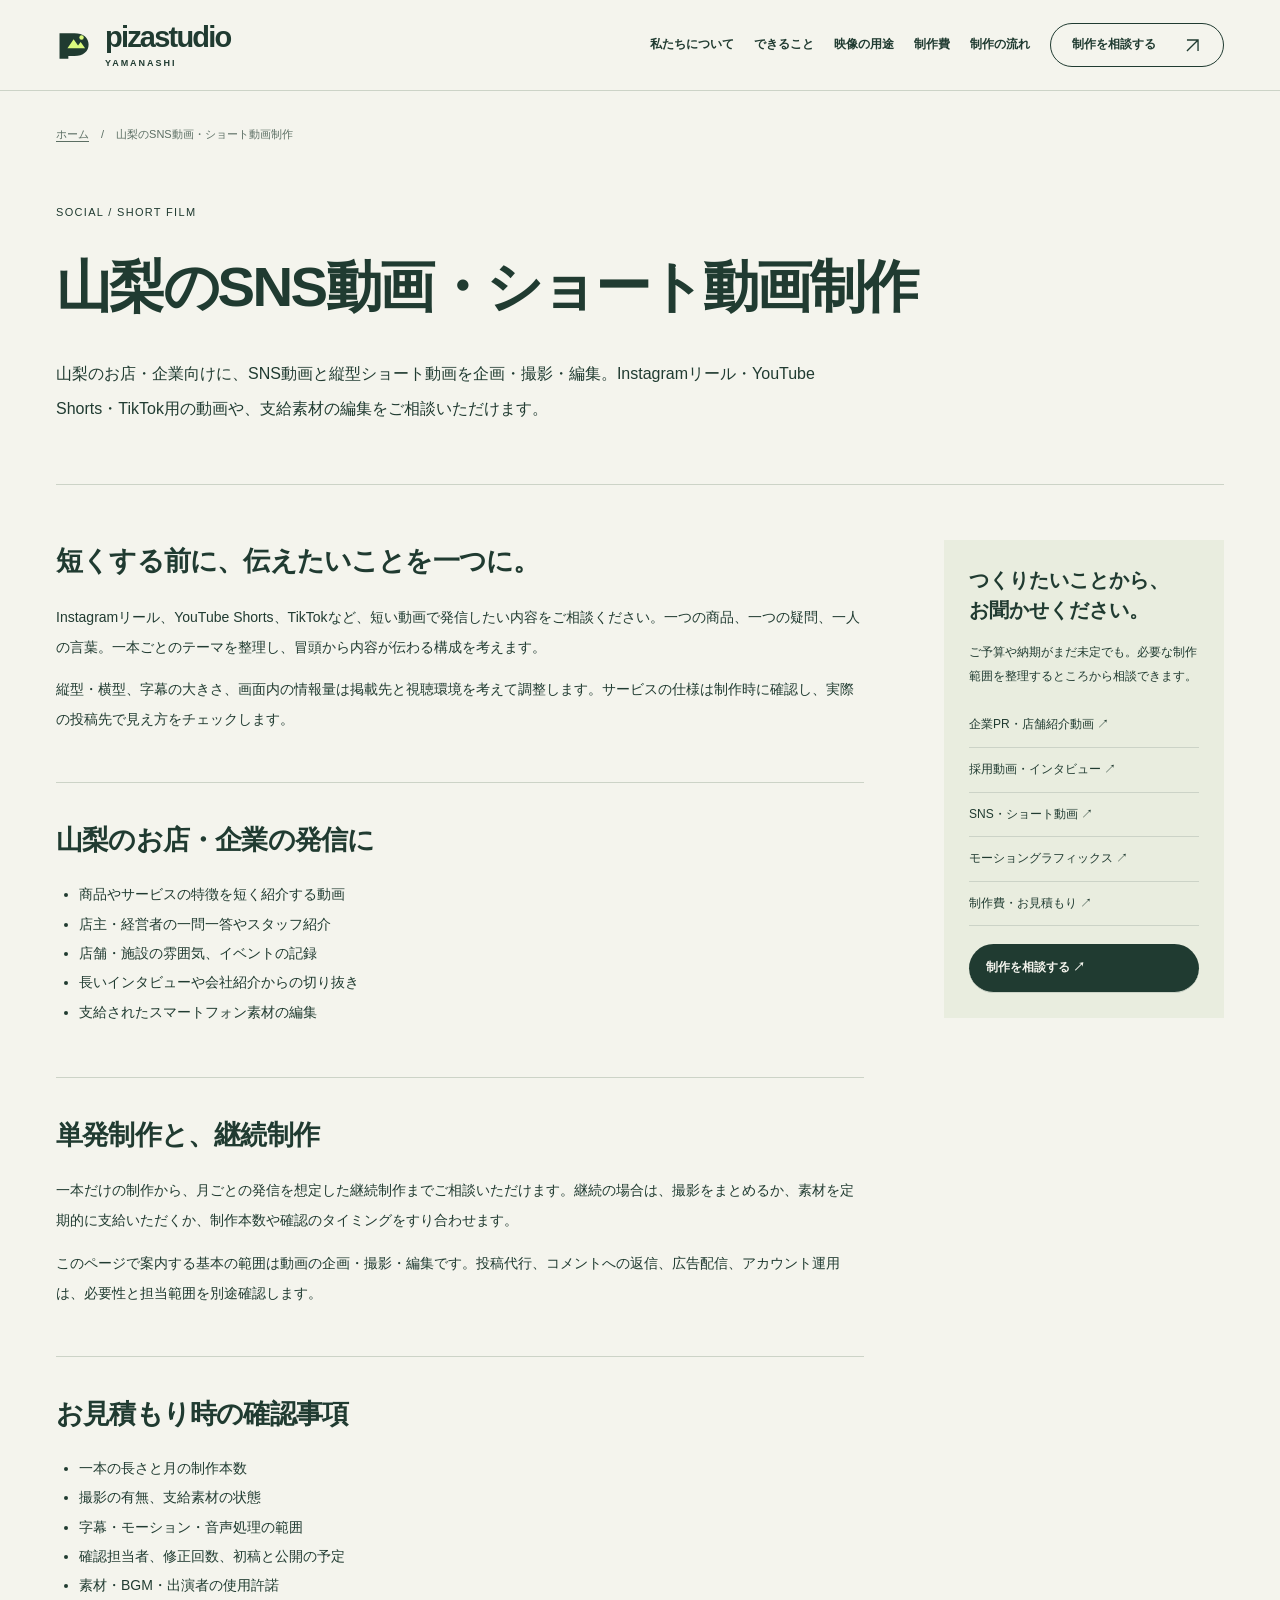
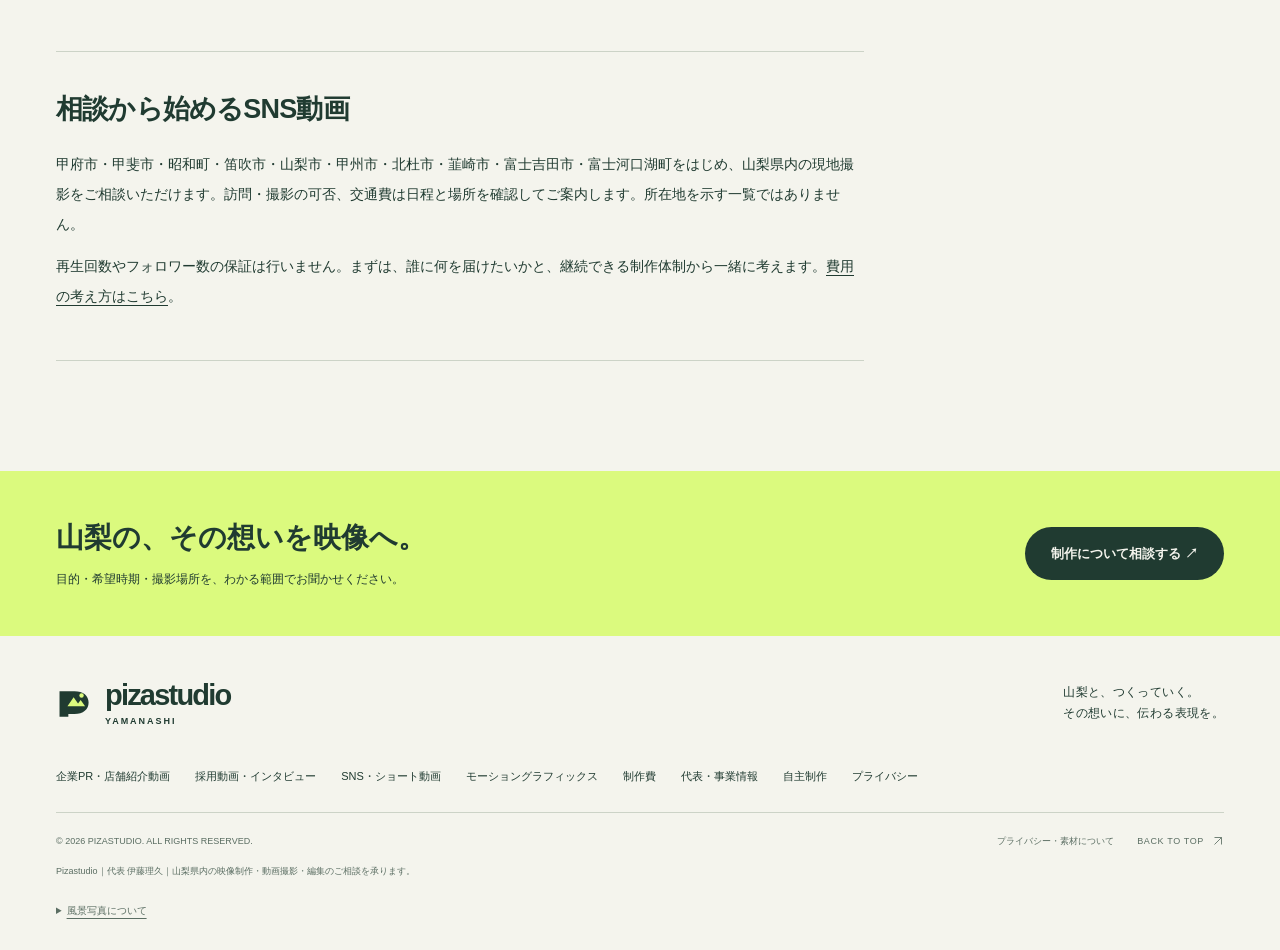
<file: services/sns-video/index.html>
<!doctype html><html lang="ja"><head><meta charset="utf-8"><meta name="viewport" content="width=device-width,initial-scale=1"><title>山梨のSNS動画・ショート動画制作｜Pizastudio</title><meta name="description" content="山梨のお店・企業向けに、SNS動画と縦型ショート動画を企画・撮影・編集。Instagramリール・YouTube Shorts・TikTok用の動画や、支給素材の編集をご相談いただけます。"><meta name="robots" content="index,follow,max-image-preview:large,max-video-preview:-1"><meta name="theme-color" content="#203b31"><meta property="og:type" content="website"><meta property="og:locale" content="ja_JP"><meta property="og:title" content="山梨のSNS動画・ショート動画制作｜Pizastudio"><meta property="og:description" content="山梨のお店・企業向けに、SNS動画と縦型ショート動画を企画・撮影・編集。Instagramリール・YouTube Shorts・TikTok用の動画や、支給素材の編集をご相談いただけます。"><link rel="icon" type="image/svg+xml" href="/assets/favicon.svg"><link rel="stylesheet" href="/assets/site.css"><link rel="canonical" href="https://pizastudio-yamanashi.pages.dev/services/sns-video/"><meta property="og:url" content="https://pizastudio-yamanashi.pages.dev/services/sns-video/"><meta property="og:image" content="https://pizastudio-yamanashi.pages.dev/assets/share.jpg"><meta property="og:site_name" content="Pizastudio 山梨"><meta name="twitter:card" content="summary_large_image"><meta name="author" content="Pizastudio / 伊藤理久"><script type="application/ld+json">{"@context": "https://schema.org", "@graph": [{"@type": "Organization", "@id": "https://pizastudio-yamanashi.pages.dev/#organization", "name": "Pizastudio", "url": "https://pizastudio-yamanashi.pages.dev/", "logo": "https://pizastudio-yamanashi.pages.dev/assets/favicon.svg", "email": "pizastudio5539@gmail.com", "founder": {"@type": "Person", "name": "伊藤理久"}, "description": "山梨県内の企業PR・採用動画・SNS動画の撮影、編集、モーショングラフィックスを提供する制作スタジオ。", "areaServed": {"@type": "AdministrativeArea", "name": "山梨県"}, "contactPoint": {"@type": "ContactPoint", "contactType": "制作相談", "email": "pizastudio5539@gmail.com", "availableLanguage": "Japanese"}}, {"@type": "WebSite", "@id": "https://pizastudio-yamanashi.pages.dev/#website", "url": "https://pizastudio-yamanashi.pages.dev/", "name": "Pizastudio 山梨", "inLanguage": "ja", "publisher": {"@id": "https://pizastudio-yamanashi.pages.dev/#organization"}}, {"@type": "WebPage", "@id": "https://pizastudio-yamanashi.pages.dev/services/sns-video/#webpage", "url": "https://pizastudio-yamanashi.pages.dev/services/sns-video/", "name": "山梨のSNS動画・ショート動画制作｜Pizastudio", "inLanguage": "ja", "isPartOf": {"@id": "https://pizastudio-yamanashi.pages.dev/#website"}, "about": {"@id": "https://pizastudio-yamanashi.pages.dev/#organization"}}, {"@type": "BreadcrumbList", "itemListElement": [{"@type": "ListItem", "position": 1, "name": "ホーム", "item": "https://pizastudio-yamanashi.pages.dev/"}, {"@type": "ListItem", "position": 2, "name": "山梨のSNS動画・ショート動画制作｜Pizastudio", "item": "https://pizastudio-yamanashi.pages.dev/services/sns-video/"}]}]}</script></head><body><a class="skip" href="#main">本文へ移動</a><header class="header"><div class="wrap header-inner"><a href="/#top" aria-label="Pizastudio 山梨 トップ"><span class="brand"><svg class="brand-symbol" viewBox="0 0 42 42" fill="none" aria-hidden="true"><path d="M4 36V7h17c10 0 16 5 16 13s-6 13-16 13h-7v3H4Z" fill="currentColor"/><path d="m13 24 7-10 5 7 3-4 5 7H13Z" fill="#dbfa7e"/><circle cx="29" cy="12" r="2.5" fill="#dbfa7e"/></svg><span class="brand-type">pizastudio<small>YAMANASHI</small></span></span></a><nav class="nav" id="site-nav" aria-label="メインメニュー"><a href="/#about">私たちについて</a><a href="/#services">できること</a><a href="/#video-services">映像の用途</a><a href="/pricing/">制作費</a><a href="/#process">制作の流れ</a><a href="/#contact" class="nav-contact">制作を相談する<svg class="arrow" aria-hidden="true" viewBox="0 0 24 24"><path d="M5 19 19 5M5 5h14v14"/></svg></a></nav><button class="menu-toggle" id="menu-toggle" aria-label="メニューを開く" aria-controls="site-nav" aria-expanded="false"><span></span><span></span></button></div></header><main id="main"><div class="wrap"><nav class="page-breadcrumb" aria-label="パンくず"><a href="/">ホーム</a><span aria-hidden="true">/</span><span>山梨のSNS動画・ショート動画制作</span></nav><section class="inner-hero"><p class="eyebrow">SOCIAL / SHORT FILM</p><h1>山梨のSNS動画・ショート動画制作</h1><p class="lead">山梨のお店・企業向けに、SNS動画と縦型ショート動画を企画・撮影・編集。Instagramリール・YouTube Shorts・TikTok用の動画や、支給素材の編集をご相談いただけます。</p></section><div class="detail-layout"><article class="article-body"><section><h2>短くする前に、伝えたいことを一つに。</h2><p>Instagramリール、YouTube Shorts、TikTokなど、短い動画で発信したい内容をご相談ください。一つの商品、一つの疑問、一人の言葉。一本ごとのテーマを整理し、冒頭から内容が伝わる構成を考えます。</p><p>縦型・横型、字幕の大きさ、画面内の情報量は掲載先と視聴環境を考えて調整します。サービスの仕様は制作時に確認し、実際の投稿先で見え方をチェックします。</p></section><section><h2>山梨のお店・企業の発信に</h2><ul><li>商品やサービスの特徴を短く紹介する動画</li><li>店主・経営者の一問一答やスタッフ紹介</li><li>店舗・施設の雰囲気、イベントの記録</li><li>長いインタビューや会社紹介からの切り抜き</li><li>支給されたスマートフォン素材の編集</li></ul></section><section><h2>単発制作と、継続制作</h2><p>一本だけの制作から、月ごとの発信を想定した継続制作までご相談いただけます。継続の場合は、撮影をまとめるか、素材を定期的に支給いただくか、制作本数や確認のタイミングをすり合わせます。</p><p>このページで案内する基本の範囲は動画の企画・撮影・編集です。投稿代行、コメントへの返信、広告配信、アカウント運用は、必要性と担当範囲を別途確認します。</p></section><section><h2>お見積もり時の確認事項</h2><ul><li>一本の長さと月の制作本数</li><li>撮影の有無、支給素材の状態</li><li>字幕・モーション・音声処理の範囲</li><li>確認担当者、修正回数、初稿と公開の予定</li><li>素材・BGM・出演者の使用許諾</li></ul></section><section><h2>相談から始めるSNS動画</h2><p>甲府市・甲斐市・昭和町・笛吹市・山梨市・甲州市・北杜市・韮崎市・富士吉田市・富士河口湖町をはじめ、山梨県内の現地撮影をご相談いただけます。訪問・撮影の可否、交通費は日程と場所を確認してご案内します。所在地を示す一覧ではありません。</p><p>再生回数やフォロワー数の保証は行いません。まずは、誰に何を届けたいかと、継続できる制作体制から一緒に考えます。<a href="/pricing/">費用の考え方はこちら</a>。</p></section></article><aside class="article-aside"><h2>つくりたいことから、<br>お聞かせください。</h2><p>ご予算や納期がまだ未定でも。必要な制作範囲を整理するところから相談できます。</p><a href="/services/company-pr/">企業PR・店舗紹介動画 ↗</a><a href="/services/recruitment/">採用動画・インタビュー ↗</a><a href="/services/sns-video/">SNS・ショート動画 ↗</a><a href="/services/motion-graphics/">モーショングラフィックス ↗</a><a href="/pricing/">制作費・お見積もり ↗</a><a class="cta-primary" href="/#contact">制作を相談する ↗</a></aside></div></div><section class="page-cta"><div class="wrap"><div><h2>山梨の、その想いを映像へ。</h2><p>目的・希望時期・撮影場所を、わかる範囲でお聞かせください。</p></div><a class="cta-primary" href="/#contact">制作について相談する ↗</a></div></section></main><footer class="footer"><div class="wrap"><div class="footer-top"><a href="/" aria-label="Pizastudio 山梨 トップ"><span class="brand"><svg class="brand-symbol" viewBox="0 0 42 42" fill="none" aria-hidden="true"><path d="M4 36V7h17c10 0 16 5 16 13s-6 13-16 13h-7v3H4Z" fill="currentColor"/><path d="m13 24 7-10 5 7 3-4 5 7H13Z" fill="#dbfa7e"/><circle cx="29" cy="12" r="2.5" fill="#dbfa7e"/></svg><span class="brand-type">pizastudio<small>YAMANASHI</small></span></span></a><p class="footer-tagline">山梨と、つくっていく。<br>その想いに、伝わる表現を。</p></div><nav class="footer-pages" aria-label="サービスと事業情報"><a href="/services/company-pr/">企業PR・店舗紹介動画</a><a href="/services/recruitment/">採用動画・インタビュー</a><a href="/services/sns-video/">SNS・ショート動画</a><a href="/services/motion-graphics/">モーショングラフィックス</a><a href="/pricing/">制作費</a><a href="/about/">代表・事業情報</a><a href="/works/brand-motion/">自主制作</a><a href="/privacy/">プライバシー</a></nav><div class="footer-bottom"><p>© 2026 PIZASTUDIO. ALL RIGHTS RESERVED.</p><div class="footer-links"><a href="/privacy/">プライバシー・素材について</a><a href="/" class="to-top">BACK TO TOP<svg class="arrow" aria-hidden="true" viewBox="0 0 24 24"><path d="M5 19 19 5M5 5h14v14"/></svg></a></div></div><p class="footer-preview" id="footer-preview">Pizastudio｜代表 伊藤理久｜山梨県内の映像制作・動画撮影・編集のご相談を承ります。</p><details class="photo-credits"><summary>風景写真について</summary><div class="credit-body"><p>山梨の風景を紹介するため、以下の写真を使用しています。Pizastudioの撮影実績や、施設・撮影者からの推薦を示すものではありません。</p><ol><li><strong>河口湖と富士山</strong><br>Photo: Marion &amp; Christoph Aistleitner / <a href="https://commons.wikimedia.org/wiki/File:Fuji_Kawaguchi_357.JPG" target="_blank" rel="noopener noreferrer">Fuji Kawaguchi 357.JPG</a> / <a href="https://creativecommons.org/publicdomain/zero/1.0/" target="_blank" rel="noopener noreferrer">CC0 1.0</a></li><li><strong>昇仙峡・仙娥滝</strong><br>Photo: Jordy Meow / <a href="https://commons.wikimedia.org/wiki/File:Shosenkyo-Waterfall.jpg" target="_blank" rel="noopener noreferrer">Shosenkyo-Waterfall.jpg</a> / <a href="https://creativecommons.org/publicdomain/zero/1.0/" target="_blank" rel="noopener noreferrer">CC0 1.0</a></li><li><strong>北杜から望む八ヶ岳</strong><br>Photo: 663highland / <a href="https://commons.wikimedia.org/wiki/File:150720_Southern_Yatsugatake_Volcanic_Group_at_Hokuto_Yamanashi_pref_Japan01n.jpg" target="_blank" rel="noopener noreferrer">150720 Southern Yatsugatake Volcanic Group at Hokuto Yamanashi pref Japan01n.jpg</a> / <a href="https://creativecommons.org/licenses/by-sa/3.0/" target="_blank" rel="noopener noreferrer">CC BY-SA 3.0</a></li><li><strong>勝沼のぶどう</strong><br>Photo: genta_hgr / <a href="https://commons.wikimedia.org/wiki/File:Katsunuma_vineyard.jpg" target="_blank" rel="noopener noreferrer">Katsunuma vineyard.jpg</a> / <a href="https://creativecommons.org/licenses/by/2.0/" target="_blank" rel="noopener noreferrer">CC BY 2.0</a></li><li><strong>甲府・花小路の街並み</strong><br>Photo: さかおり / <a href="https://commons.wikimedia.org/wiki/File:Koedo_Kofu_hana-koji_alley,_June_2025._C.jpg" target="_blank" rel="noopener noreferrer">Koedo Kofu hana-koji alley, June 2025. C.jpg</a> / <a href="https://creativecommons.org/licenses/by-sa/4.0/" target="_blank" rel="noopener noreferrer">CC BY-SA 4.0</a></li></ol><p>各写真は縮小・WebP変換のうえ、表示時にトリミング・彩度・明暗を調整しています。CC BY-SAの写真およびその加工部分は、それぞれ記載した同じライセンスで提供します。サイト独自の文章・デザインと、これらの第三者写真の権利は別に扱います。</p><p class="photo-delivery-note">風景写真は本サイトから配信しています。写真の撮影者・出典・ライセンスは上記をご確認ください。</p></div></details></div></footer><script src="/assets/subpage.js" defer></script></body></html>
</file>
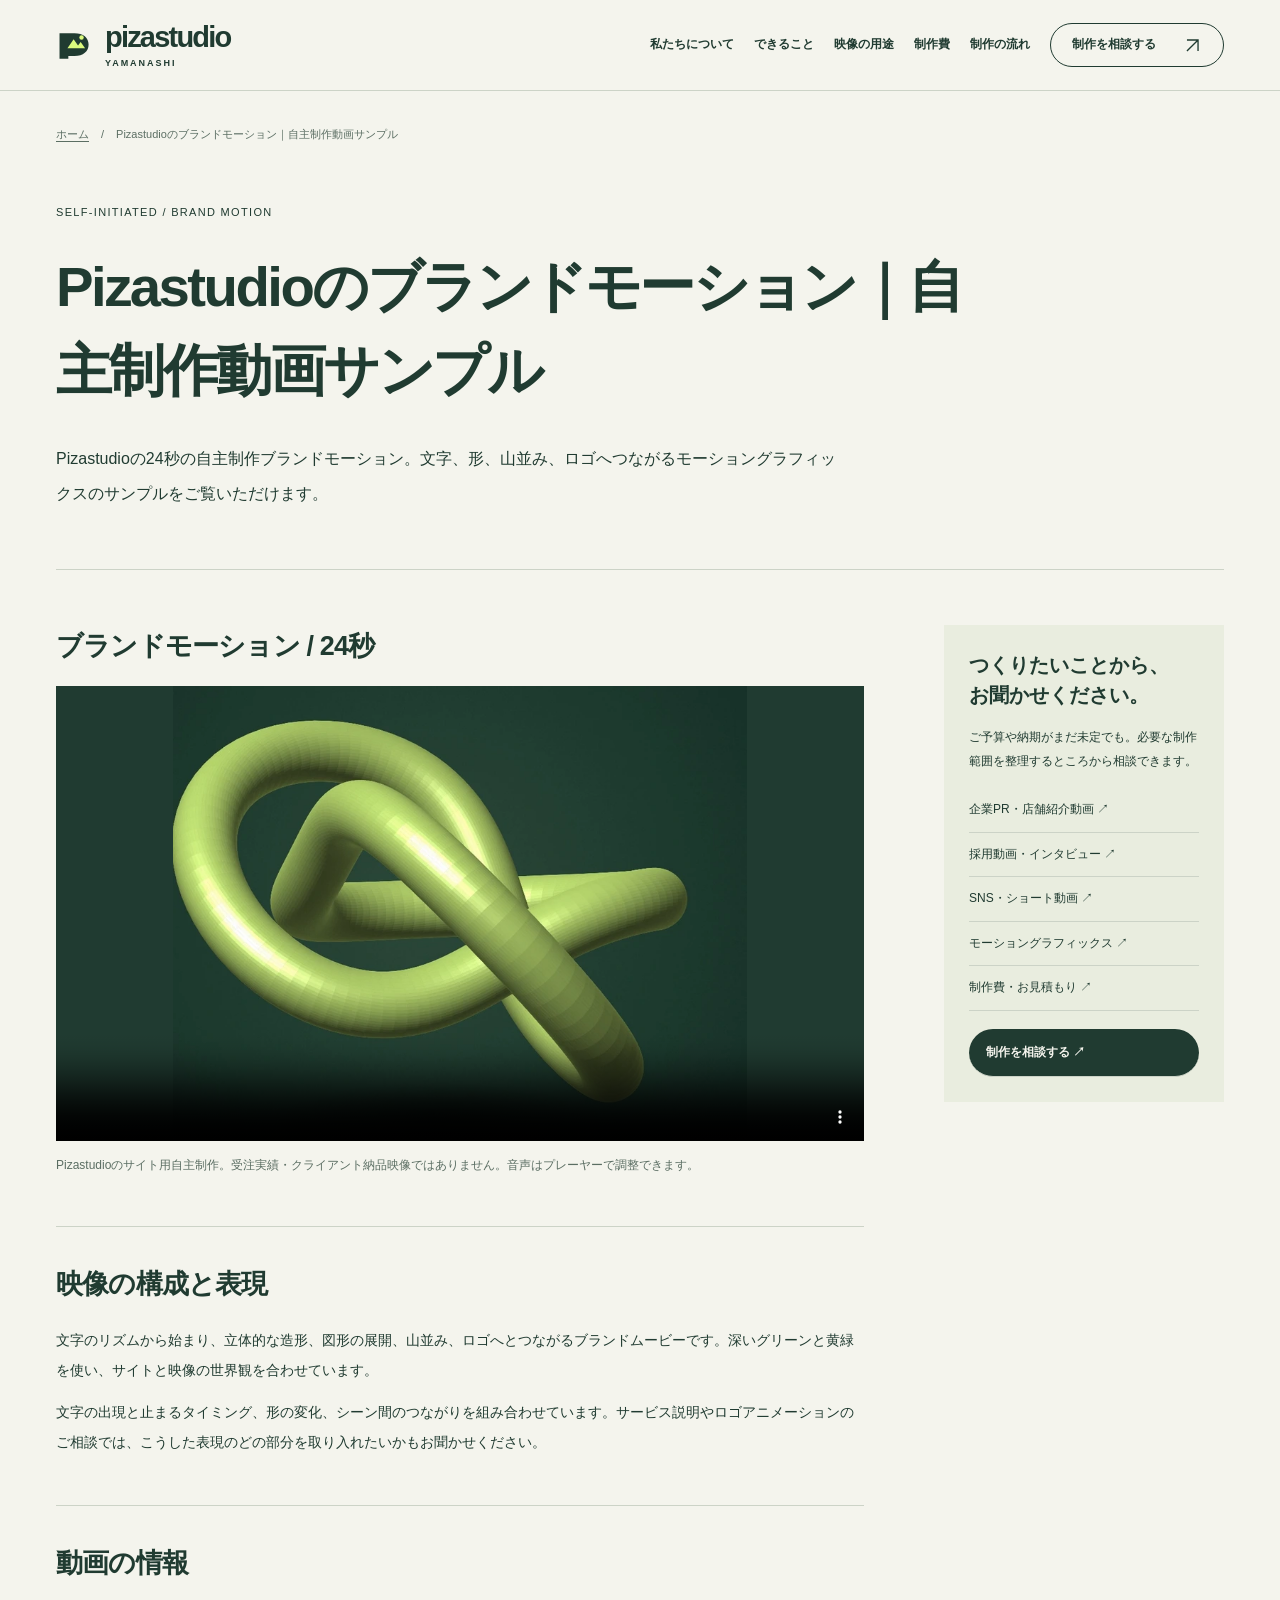
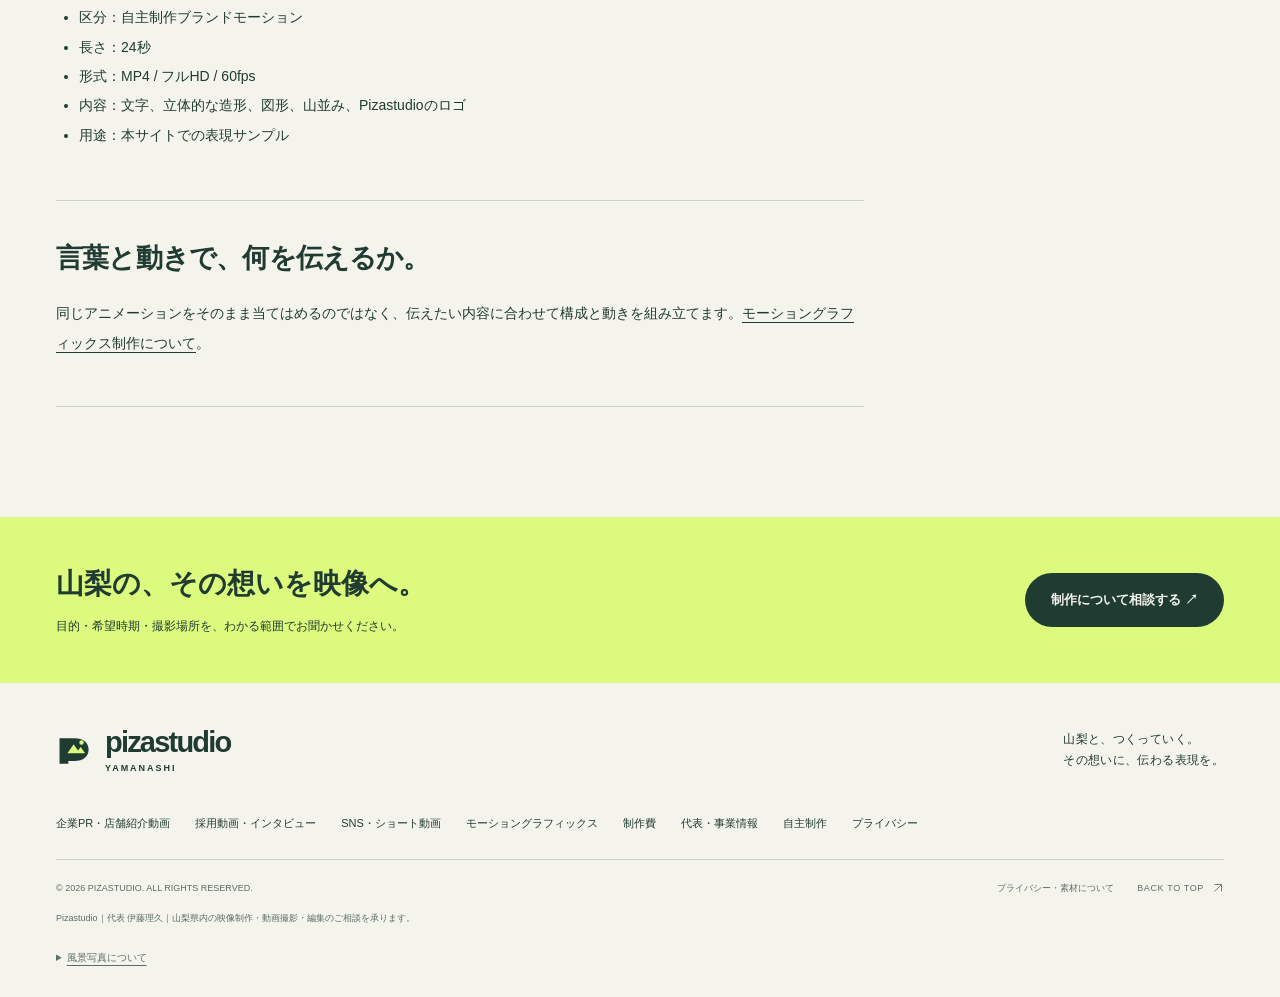
<file: works/brand-motion/index.html>
<!doctype html><html lang="ja"><head><meta charset="utf-8"><meta name="viewport" content="width=device-width,initial-scale=1"><title>Pizastudioのブランドモーション｜自主制作動画サンプル</title><meta name="description" content="Pizastudioの24秒の自主制作ブランドモーション。文字、形、山並み、ロゴへつながるモーショングラフィックスのサンプルをご覧いただけます。"><meta name="robots" content="index,follow,max-image-preview:large,max-video-preview:-1"><meta name="theme-color" content="#203b31"><meta property="og:type" content="website"><meta property="og:locale" content="ja_JP"><meta property="og:title" content="Pizastudioのブランドモーション｜自主制作動画サンプル"><meta property="og:description" content="Pizastudioの24秒の自主制作ブランドモーション。文字、形、山並み、ロゴへつながるモーショングラフィックスのサンプルをご覧いただけます。"><link rel="icon" type="image/svg+xml" href="/assets/favicon.svg"><link rel="stylesheet" href="/assets/site.css"><link rel="canonical" href="https://pizastudio-yamanashi.pages.dev/works/brand-motion/"><meta property="og:url" content="https://pizastudio-yamanashi.pages.dev/works/brand-motion/"><meta property="og:image" content="https://pizastudio-yamanashi.pages.dev/assets/share.jpg"><meta property="og:site_name" content="Pizastudio 山梨"><meta name="twitter:card" content="summary_large_image"><meta name="author" content="Pizastudio / 伊藤理久"><script type="application/ld+json">{"@context": "https://schema.org", "@graph": [{"@type": "Organization", "@id": "https://pizastudio-yamanashi.pages.dev/#organization", "name": "Pizastudio", "url": "https://pizastudio-yamanashi.pages.dev/", "logo": "https://pizastudio-yamanashi.pages.dev/assets/favicon.svg", "email": "pizastudio5539@gmail.com", "founder": {"@type": "Person", "name": "伊藤理久"}, "description": "山梨県内の企業PR・採用動画・SNS動画の撮影、編集、モーショングラフィックスを提供する制作スタジオ。", "areaServed": {"@type": "AdministrativeArea", "name": "山梨県"}, "contactPoint": {"@type": "ContactPoint", "contactType": "制作相談", "email": "pizastudio5539@gmail.com", "availableLanguage": "Japanese"}}, {"@type": "WebSite", "@id": "https://pizastudio-yamanashi.pages.dev/#website", "url": "https://pizastudio-yamanashi.pages.dev/", "name": "Pizastudio 山梨", "inLanguage": "ja", "publisher": {"@id": "https://pizastudio-yamanashi.pages.dev/#organization"}}, {"@type": "WebPage", "@id": "https://pizastudio-yamanashi.pages.dev/works/brand-motion/#webpage", "url": "https://pizastudio-yamanashi.pages.dev/works/brand-motion/", "name": "Pizastudioのブランドモーション｜自主制作動画サンプル", "inLanguage": "ja", "isPartOf": {"@id": "https://pizastudio-yamanashi.pages.dev/#website"}, "about": {"@id": "https://pizastudio-yamanashi.pages.dev/#organization"}}, {"@type": "BreadcrumbList", "itemListElement": [{"@type": "ListItem", "position": 1, "name": "ホーム", "item": "https://pizastudio-yamanashi.pages.dev/"}, {"@type": "ListItem", "position": 2, "name": "Pizastudioのブランドモーション｜自主制作動画サンプル", "item": "https://pizastudio-yamanashi.pages.dev/works/brand-motion/"}]}, {"@type": "VideoObject", "name": "Pizastudio ブランドモーション", "description": "文字、立体的な造形、図形、山並み、ロゴへ展開する24秒の自主制作ブランドモーション。クライアント受注実績ではありません。", "thumbnailUrl": ["https://pizastudio-yamanashi.pages.dev/assets/art-89388019c754.webp"], "uploadDate": "2026-11-04T21:00:00+09:00", "duration": "PT24S", "contentUrl": "https://pizastudio-yamanashi.pages.dev/assets/brand-motion.mp4", "publisher": {"@id": "https://pizastudio-yamanashi.pages.dev/#organization"}}]}</script></head><body><a class="skip" href="#main">本文へ移動</a><header class="header"><div class="wrap header-inner"><a href="/#top" aria-label="Pizastudio 山梨 トップ"><span class="brand"><svg class="brand-symbol" viewBox="0 0 42 42" fill="none" aria-hidden="true"><path d="M4 36V7h17c10 0 16 5 16 13s-6 13-16 13h-7v3H4Z" fill="currentColor"/><path d="m13 24 7-10 5 7 3-4 5 7H13Z" fill="#dbfa7e"/><circle cx="29" cy="12" r="2.5" fill="#dbfa7e"/></svg><span class="brand-type">pizastudio<small>YAMANASHI</small></span></span></a><nav class="nav" id="site-nav" aria-label="メインメニュー"><a href="/#about">私たちについて</a><a href="/#services">できること</a><a href="/#video-services">映像の用途</a><a href="/pricing/">制作費</a><a href="/#process">制作の流れ</a><a href="/#contact" class="nav-contact">制作を相談する<svg class="arrow" aria-hidden="true" viewBox="0 0 24 24"><path d="M5 19 19 5M5 5h14v14"/></svg></a></nav><button class="menu-toggle" id="menu-toggle" aria-label="メニューを開く" aria-controls="site-nav" aria-expanded="false"><span></span><span></span></button></div></header><main id="main"><div class="wrap"><nav class="page-breadcrumb" aria-label="パンくず"><a href="/">ホーム</a><span aria-hidden="true">/</span><span>Pizastudioのブランドモーション｜自主制作動画サンプル</span></nav><section class="inner-hero"><p class="eyebrow">SELF-INITIATED / BRAND MOTION</p><h1>Pizastudioのブランドモーション｜自主制作動画サンプル</h1><p class="lead">Pizastudioの24秒の自主制作ブランドモーション。文字、形、山並み、ロゴへつながるモーショングラフィックスのサンプルをご覧いただけます。</p></section><div class="detail-layout"><article class="article-body"><section><h2>ブランドモーション / 24秒</h2><video class="detail-video" controls playsinline preload="none" poster="/assets/art-89388019c754.webp" aria-label="Pizastudioの24秒ブランドモーション"><source src="/assets/brand-motion.mp4" type="video/mp4"><p>動画を再生できない場合は<a href="/assets/brand-motion.mp4">MP4を開いてください</a>。</p></video><p class="video-caption">Pizastudioのサイト用自主制作。受注実績・クライアント納品映像ではありません。音声はプレーヤーで調整できます。</p></section><section><h2>映像の構成と表現</h2><p>文字のリズムから始まり、立体的な造形、図形の展開、山並み、ロゴへとつながるブランドムービーです。深いグリーンと黄緑を使い、サイトと映像の世界観を合わせています。</p><p>文字の出現と止まるタイミング、形の変化、シーン間のつながりを組み合わせています。サービス説明やロゴアニメーションのご相談では、こうした表現のどの部分を取り入れたいかもお聞かせください。</p></section><section><h2>動画の情報</h2><ul><li>区分：自主制作ブランドモーション</li><li>長さ：24秒</li><li>形式：MP4 / フルHD / 60fps</li><li>内容：文字、立体的な造形、図形、山並み、Pizastudioのロゴ</li><li>用途：本サイトでの表現サンプル</li></ul></section><section><h2>言葉と動きで、何を伝えるか。</h2><p>同じアニメーションをそのまま当てはめるのではなく、伝えたい内容に合わせて構成と動きを組み立てます。<a href="/services/motion-graphics/">モーショングラフィックス制作について</a>。</p></section></article><aside class="article-aside"><h2>つくりたいことから、<br>お聞かせください。</h2><p>ご予算や納期がまだ未定でも。必要な制作範囲を整理するところから相談できます。</p><a href="/services/company-pr/">企業PR・店舗紹介動画 ↗</a><a href="/services/recruitment/">採用動画・インタビュー ↗</a><a href="/services/sns-video/">SNS・ショート動画 ↗</a><a href="/services/motion-graphics/">モーショングラフィックス ↗</a><a href="/pricing/">制作費・お見積もり ↗</a><a class="cta-primary" href="/#contact">制作を相談する ↗</a></aside></div></div><section class="page-cta"><div class="wrap"><div><h2>山梨の、その想いを映像へ。</h2><p>目的・希望時期・撮影場所を、わかる範囲でお聞かせください。</p></div><a class="cta-primary" href="/#contact">制作について相談する ↗</a></div></section></main><footer class="footer"><div class="wrap"><div class="footer-top"><a href="/" aria-label="Pizastudio 山梨 トップ"><span class="brand"><svg class="brand-symbol" viewBox="0 0 42 42" fill="none" aria-hidden="true"><path d="M4 36V7h17c10 0 16 5 16 13s-6 13-16 13h-7v3H4Z" fill="currentColor"/><path d="m13 24 7-10 5 7 3-4 5 7H13Z" fill="#dbfa7e"/><circle cx="29" cy="12" r="2.5" fill="#dbfa7e"/></svg><span class="brand-type">pizastudio<small>YAMANASHI</small></span></span></a><p class="footer-tagline">山梨と、つくっていく。<br>その想いに、伝わる表現を。</p></div><nav class="footer-pages" aria-label="サービスと事業情報"><a href="/services/company-pr/">企業PR・店舗紹介動画</a><a href="/services/recruitment/">採用動画・インタビュー</a><a href="/services/sns-video/">SNS・ショート動画</a><a href="/services/motion-graphics/">モーショングラフィックス</a><a href="/pricing/">制作費</a><a href="/about/">代表・事業情報</a><a href="/works/brand-motion/">自主制作</a><a href="/privacy/">プライバシー</a></nav><div class="footer-bottom"><p>© 2026 PIZASTUDIO. ALL RIGHTS RESERVED.</p><div class="footer-links"><a href="/privacy/">プライバシー・素材について</a><a href="/" class="to-top">BACK TO TOP<svg class="arrow" aria-hidden="true" viewBox="0 0 24 24"><path d="M5 19 19 5M5 5h14v14"/></svg></a></div></div><p class="footer-preview" id="footer-preview">Pizastudio｜代表 伊藤理久｜山梨県内の映像制作・動画撮影・編集のご相談を承ります。</p><details class="photo-credits"><summary>風景写真について</summary><div class="credit-body"><p>山梨の風景を紹介するため、以下の写真を使用しています。Pizastudioの撮影実績や、施設・撮影者からの推薦を示すものではありません。</p><ol><li><strong>河口湖と富士山</strong><br>Photo: Marion &amp; Christoph Aistleitner / <a href="https://commons.wikimedia.org/wiki/File:Fuji_Kawaguchi_357.JPG" target="_blank" rel="noopener noreferrer">Fuji Kawaguchi 357.JPG</a> / <a href="https://creativecommons.org/publicdomain/zero/1.0/" target="_blank" rel="noopener noreferrer">CC0 1.0</a></li><li><strong>昇仙峡・仙娥滝</strong><br>Photo: Jordy Meow / <a href="https://commons.wikimedia.org/wiki/File:Shosenkyo-Waterfall.jpg" target="_blank" rel="noopener noreferrer">Shosenkyo-Waterfall.jpg</a> / <a href="https://creativecommons.org/publicdomain/zero/1.0/" target="_blank" rel="noopener noreferrer">CC0 1.0</a></li><li><strong>北杜から望む八ヶ岳</strong><br>Photo: 663highland / <a href="https://commons.wikimedia.org/wiki/File:150720_Southern_Yatsugatake_Volcanic_Group_at_Hokuto_Yamanashi_pref_Japan01n.jpg" target="_blank" rel="noopener noreferrer">150720 Southern Yatsugatake Volcanic Group at Hokuto Yamanashi pref Japan01n.jpg</a> / <a href="https://creativecommons.org/licenses/by-sa/3.0/" target="_blank" rel="noopener noreferrer">CC BY-SA 3.0</a></li><li><strong>勝沼のぶどう</strong><br>Photo: genta_hgr / <a href="https://commons.wikimedia.org/wiki/File:Katsunuma_vineyard.jpg" target="_blank" rel="noopener noreferrer">Katsunuma vineyard.jpg</a> / <a href="https://creativecommons.org/licenses/by/2.0/" target="_blank" rel="noopener noreferrer">CC BY 2.0</a></li><li><strong>甲府・花小路の街並み</strong><br>Photo: さかおり / <a href="https://commons.wikimedia.org/wiki/File:Koedo_Kofu_hana-koji_alley,_June_2025._C.jpg" target="_blank" rel="noopener noreferrer">Koedo Kofu hana-koji alley, June 2025. C.jpg</a> / <a href="https://creativecommons.org/licenses/by-sa/4.0/" target="_blank" rel="noopener noreferrer">CC BY-SA 4.0</a></li></ol><p>各写真は縮小・WebP変換のうえ、表示時にトリミング・彩度・明暗を調整しています。CC BY-SAの写真およびその加工部分は、それぞれ記載した同じライセンスで提供します。サイト独自の文章・デザインと、これらの第三者写真の権利は別に扱います。</p><p class="photo-delivery-note">風景写真は本サイトから配信しています。写真の撮影者・出典・ライセンスは上記をご確認ください。</p></div></details></div></footer><script src="/assets/subpage.js" defer></script></body></html>
</file>
<file: assets/site.css>
/* Pizastudio / Yamanashi. System fonts only; no font files are required. */
:root{--paper:#f4f4ed;--ink:#203b31;--muted:#5b6e63;--line:#ccd3c7;--lime:#dbfa7e;--orange:#ef845d;--white:#fff;--font:"Helvetica Neue",Arial,"Hiragino Kaku Gothic ProN","Hiragino Sans","Noto Sans CJK JP",Meiryo,sans-serif;--max:1344px}
*{box-sizing:border-box}html{scroll-behavior:smooth;scroll-padding-top:106px}body{margin:0;background:var(--paper);color:var(--ink);font-family:var(--font);line-height:1.8;-webkit-font-smoothing:antialiased}button,input,select,textarea{font:inherit}button,a,input,textarea,select{-webkit-tap-highlight-color:transparent}button{color:inherit}button,a{touch-action:manipulation}a{color:inherit;text-decoration:none}button{cursor:pointer}a:focus-visible,button:focus-visible,summary:focus-visible{outline:3px solid #477c3e;outline-offset:6px}input:focus-visible,textarea:focus-visible,select:focus-visible{outline:2px solid #39724c;outline-offset:3px}img,svg{max-width:100%}button{border:0}h1,h2,h3,p{margin:0}h1,h2,h3{font-feature-settings:"palt"}::selection{background:var(--lime);color:var(--ink)}[hidden]{display:none!important}.wrap{max-width:var(--max);margin:auto;padding:0 56px}.mono{font-family:Arial,sans-serif;letter-spacing:.12em;font-size:11px;font-weight:600}.sr-only{position:absolute;width:1px;height:1px;padding:0;margin:-1px;overflow:hidden;clip:rect(0,0,0,0);white-space:nowrap;border:0}.skip{position:fixed;left:12px;top:-100px;background:var(--ink);color:white;padding:10px 18px;z-index:99}.skip:focus{top:12px}.arrow{width:19px;height:19px;fill:none;stroke:currentColor;stroke-width:1.7;flex-shrink:0}.brand{display:flex;gap:12px;align-items:center}.brand-symbol{width:37px;height:37px;flex-shrink:0}.brand-type{font-size:29px;letter-spacing:-1.8px;font-weight:800;line-height:1}.brand-type small{display:block;font-size:9px;letter-spacing:.22em;font-weight:600;margin-top:7px}.header{position:sticky;top:0;z-index:30;background:var(--paper);border-bottom:1px solid var(--line)}.header-inner{height:90px;display:flex;justify-content:space-between;align-items:center;gap:24px}.nav{display:flex;align-items:center;gap:31px;font-size:12px;font-weight:600}.nav a:not(.nav-contact){position:relative;padding:13px 0}.nav a:not(.nav-contact):after{content:"";position:absolute;bottom:6px;left:0;width:0;height:1px;background:var(--ink);transition:width .25s}.nav a:hover:after{width:100%}.nav-contact{display:flex;align-items:center;gap:27px;border:1px solid var(--ink);border-radius:28px;padding:10px 21px;transition:background .2s}.nav-contact:hover{background:var(--lime)}.menu-toggle{display:none;width:46px;height:46px;background:none;position:relative}.menu-toggle span{display:block;height:1px;width:23px;background:var(--ink);margin:7px auto;transition:transform .2s}.menu-toggle[aria-expanded=true] span:first-child{transform:translateY(4px) rotate(45deg)}.menu-toggle[aria-expanded=true] span:last-child{transform:translateY(-4px) rotate(-45deg)}
.hero{position:relative;padding-top:51px;padding-bottom:33px}.hero-topline{display:flex;justify-content:space-between;align-items:center;margin-bottom:32px}.eyebrow{display:flex;align-items:center;gap:10px}.dot{width:7px;height:7px;display:inline-block;border-radius:50%;background:var(--ink)}.edition{font-size:11px;letter-spacing:.13em;color:var(--muted)}.hero-grid{display:grid;grid-template-columns:1.05fr 1fr;gap:28px;align-items:center}.hero-copy{position:relative;z-index:2;padding-bottom:10px}.hero h1{font-size:clamp(39px,4.55vw,68px);letter-spacing:-.05em;line-height:1.42;font-weight:800;white-space:nowrap}.hero h1 .hero-line{display:block}.hero h1 .under{position:relative;display:inline-block}.hero h1 .under:after{content:"";position:absolute;bottom:7px;height:12px;left:0;right:-2px;background:var(--lime);z-index:-1;transform:rotate(-1deg)}.hero-description{margin-top:27px;font-size:14px;line-height:2.2;letter-spacing:.03em}.hero-links{display:flex;align-items:center;gap:28px;margin-top:37px}.cta-primary{display:inline-flex;align-items:center;gap:38px;padding:15px 26px;border-radius:40px;background:var(--ink);color:var(--paper);font-size:13px;font-weight:600;transition:background .2s,transform .2s}.cta-primary:hover{background:#33583c;transform:translateY(-3px)}.cta-primary .circle{border-radius:50%;display:grid;place-items:center;width:27px;height:27px;background:var(--lime);color:var(--ink)}.quiet-link{font-size:12px;display:flex;gap:11px;align-items:center;border-bottom:1px solid var(--ink);padding-bottom:3px}.hero-caption{margin-top:60px;display:flex;align-items:center;gap:13px;color:var(--muted);font-size:10px;letter-spacing:.13em}.hero-caption:before{content:"";width:27px;height:1px;background:var(--muted)}.hero-art{height:590px;position:relative;isolation:isolate}.art-window{position:absolute;inset:0 0 0 20px;overflow:hidden;border-radius:140px 140px 6px 6px;background:#274b3c}.landscape{width:100%;height:100%;display:block;object-fit:cover}.art-index{position:absolute;top:28px;left:50%;transform:translateX(-50%);white-space:nowrap;color:#f1f5db;font-size:9px;letter-spacing:.21em}.art-title{position:absolute;bottom:33px;left:52px;color:var(--paper);font-size:clamp(47px,5.7vw,78px);font-weight:750;line-height:.88;letter-spacing:-.065em}.art-subtitle{position:absolute;bottom:14px;right:20px;font-size:8px;color:#e3ebd6;letter-spacing:.15em}.orbit-stamp{position:absolute;top:84px;right:-17px;width:126px;height:126px;color:var(--ink);animation:spin 28s linear infinite;filter:drop-shadow(0 3px 0 #1c372322)}.art-note{position:absolute;top:15px;left:-11px;border:1px solid var(--ink);background:var(--paper);padding:8px 12px;transform:rotate(-7deg);font-size:10px;letter-spacing:.06em;z-index:3}.art-cross{position:absolute;bottom:139px;right:38px;color:#e4f9a1;font-size:38px;font-weight:200;line-height:1}.art-corner{width:20px;height:20px;border-top:1px solid #f2f5c899;border-left:1px solid #f2f5c899;position:absolute;top:77px;left:28px}.hero-bottom{display:flex;justify-content:space-between;align-items:center;border-bottom:1px solid var(--line);padding:26px 0 18px}.hero-bottom p{font-size:11px;color:var(--muted)}.scroll-hint{display:flex;gap:10px;align-items:center;font-size:9px;letter-spacing:.15em}.scroll-hint .arrow{height:14px}.motion-control{display:flex;align-items:center;gap:7px;background:none;border:1px solid var(--line);border-radius:22px;padding:5px 12px;font-size:10px}.motion-control:hover{background:var(--lime)}.status-dot{width:5px;height:5px;border-radius:50%;background:#387453}.motion-control[aria-pressed=true] .status-dot{background:#7b827b}
.section{padding-top:104px;padding-bottom:104px}.section-tag{display:flex;align-items:center;gap:20px;margin-bottom:27px;font-size:10px;letter-spacing:.15em;font-weight:600}.section-tag:before{content:"";display:block;height:6px;width:6px;background:currentColor;border-radius:50%}.intro{display:grid;grid-template-columns:.85fr 1.3fr;gap:105px;padding-top:78px;padding-bottom:94px}.intro-brand{font-size:86px;line-height:.9;letter-spacing:-.07em;font-weight:750}.intro-brand span{display:block}.intro-brand .outline{-webkit-text-stroke:1px var(--ink);color:transparent}.intro-heading{font-size:30px;line-height:1.8;font-weight:700;letter-spacing:-.03em;margin-bottom:22px}.intro-body{font-size:14px;line-height:2.2;max-width:590px}.intro-bottom{display:flex;align-items:center;gap:18px;font-size:11px;margin-top:22px;color:var(--muted)}.mini-hills{width:47px;height:22px;flex-shrink:0}.divider-band{background:var(--lime);padding:21px 0;overflow:hidden}.band-line{display:flex;gap:32px;align-items:center;justify-content:center;width:max-content;min-width:100%;font-size:15px;font-weight:600;letter-spacing:.08em}.band-line b{font-family:Arial,sans-serif;font-size:24px;font-weight:400}.band-line .small{font-size:11px;letter-spacing:.15em}.section-head{display:flex;justify-content:space-between;align-items:flex-end;gap:36px;margin-bottom:49px}.section-head h2{font-size:40px;line-height:1.55;letter-spacing:-.035em;font-weight:700}.section-head .en{font-size:11px;letter-spacing:.1em;margin-top:13px;color:var(--muted)}.section-head>p{font-size:12px;line-height:2.1;color:var(--muted);max-width:345px}.services-grid{display:grid;grid-template-columns:350px 1fr;gap:73px;align-items:start}.service-poster{background:var(--ink);color:var(--paper);border-radius:4px;padding:27px;height:419px;position:sticky;top:130px;overflow:hidden}.poster-top{display:flex;justify-content:space-between;font-size:10px;letter-spacing:.1em}.poster-art{position:absolute;inset:90px 25px 67px;display:flex;align-items:center;justify-content:center}.poster-shape{position:absolute;width:150px;height:150px;border:1px solid #dbfa7e99;border-radius:50%;animation:breathe 6s ease-in-out infinite}.poster-shape:nth-child(2){transform:translateX(-45px)}.poster-shape:nth-child(3){transform:translateX(45px)}.poster-play{display:block;position:relative;width:77px;height:77px;border-radius:50%;background:var(--lime);color:var(--ink);transition:transform .3s}.poster-play:hover{transform:scale(1.08)}.poster-play svg{width:24px;height:24px;position:absolute;left:30px;top:27px;fill:currentColor}.poster-play-label{position:absolute;bottom:28px;left:28px;font-size:24px;line-height:1.35;letter-spacing:-.03em;font-weight:600}.poster-type{position:absolute;right:24px;bottom:32px;font-size:9px;writing-mode:vertical-rl;letter-spacing:.19em;color:#d5e0cd}.service-list{border-top:1px solid var(--ink)}.service-row{border-bottom:1px solid var(--line)}.service-row summary{list-style:none;display:grid;grid-template-columns:31px 1fr 30px;gap:20px;padding:26px 0;align-items:center;cursor:pointer}.service-row summary::-webkit-details-marker{display:none}.service-number{font-size:10px;align-self:start;padding-top:9px;color:var(--muted)}.service-row h3{font-size:24px;line-height:1.5;letter-spacing:-.04em}.service-row .service-en{font-size:9px;letter-spacing:.13em;color:var(--muted);display:block;margin-top:4px}.plus{width:24px;height:24px;position:relative}.plus:before,.plus:after{content:"";position:absolute;top:11px;left:4px;width:16px;height:1px;background:currentColor;transition:transform .2s}.plus:after{transform:rotate(90deg)}details[open] .plus:after{transform:rotate(0)}.service-detail{margin:0 35px 27px 51px;font-size:12px;color:var(--muted);line-height:2}.service-tags{display:flex;gap:7px;flex-wrap:wrap;margin-top:16px}.service-tags span{border:1px solid var(--line);border-radius:30px;padding:3px 12px;font-size:10px;color:var(--ink)}.service-note{font-size:11px;margin-top:22px;color:var(--muted)}
.ideas{background:#e9eddf}.ideas .section-head{margin-bottom:26px}.filter-row{display:flex;gap:8px;align-items:center;flex-wrap:wrap;margin-bottom:30px}.filter{border:1px solid #a4b29d;border-radius:25px;background:transparent;padding:7px 19px;font-size:11px}.filter[aria-pressed=true]{background:var(--ink);border-color:var(--ink);color:var(--paper)}.filter:hover{border-color:var(--ink)}.filter-disclaimer{margin-left:auto;font-size:10px;color:var(--muted)}.ideas-grid{display:grid;grid-template-columns:repeat(3,1fr);gap:25px}.idea-card{min-width:0}.idea-card button{display:block;text-align:left;width:100%;background:none;padding:0}.idea-cover{height:286px;overflow:hidden;position:relative;border-radius:3px;isolation:isolate;transition:border-radius .25s}.idea-card button:hover .idea-cover{border-radius:3px 3px 50px 3px}.idea-card button:hover .idea-arrow{transform:translate(3px,-3px)}.idea-cover .label{position:absolute;left:17px;top:15px;font-size:8px;letter-spacing:.15em;color:#f4f4ed;z-index:2}.idea-arrow{position:absolute;bottom:15px;right:15px;background:var(--paper);border-radius:50%;width:37px;height:37px;display:grid;place-items:center;z-index:3;transition:transform .2s}.idea-cover .title{position:absolute;bottom:28px;left:22px;font-size:25px;line-height:1.45;color:var(--paper);font-weight:600;z-index:2;letter-spacing:-.02em}.cover-local{background:#40604b}.cover-local>svg{width:100%;height:100%;object-fit:cover}.cover-product{background:#cce4ad}.product-floor{position:absolute;inset:62% -20px -10px;background:#a8c58d;transform:skewY(-10deg)}.product-sun{position:absolute;right:35px;top:45px;width:114px;height:114px;border:1px solid #67835f;border-radius:50%}.product-bottle{position:absolute;width:88px;height:152px;left:50%;top:47px;background:#244f39;border-radius:15px 15px 13px 13px;transform:translateX(-50%) rotate(-9deg);box-shadow:15px 15px 20px #30482a20}.product-bottle:before{content:"";width:48px;height:24px;position:absolute;top:-16px;left:20px;background:#44553b;border-radius:4px 4px 0 0}.product-label{position:absolute;top:48px;left:0;width:100%;height:60px;background:var(--paper);color:var(--ink);font-size:26px;letter-spacing:-2px;text-align:center;line-height:60px;font-weight:750}.cover-product .title{color:var(--ink);font-size:23px;bottom:24px}.cover-product .label{color:var(--ink)}.cover-web{background:#e7ab89}.mock-browser{position:absolute;left:20px;right:20px;top:46px;height:183px;background:var(--paper);border-radius:5px;box-shadow:7px 12px 0 #ad71551a;transform:rotate(-6deg)}.mock-chrome{height:19px;border-bottom:1px solid #ccd3c7;display:flex;gap:4px;align-items:center;padding-left:8px}.mock-chrome i{height:3px;width:3px;border-radius:50%;background:#a8ae9f}.mock-content{padding:12px 16px}.mock-brand{font-size:14px;letter-spacing:-1px;font-weight:800}.mock-layout{display:grid;grid-template-columns:1.1fr 1fr;gap:12px;margin-top:10px}.mock-head{font-size:16px;line-height:1.5;font-weight:750}.mock-text{height:2px;background:#aeb8a3;margin-top:9px;width:75%}.mock-cta{margin-top:12px;background:var(--ink);width:52px;height:12px;border-radius:10px}.mock-visual{height:100px;border-radius:40px 40px 1px 1px;background:#244d36;position:relative;overflow:hidden}.mock-visual:before{content:"";position:absolute;bottom:0;left:-9px;width:140px;height:65px;background:var(--lime);transform:rotate(-30deg)}.mock-visual:after{content:"";width:28px;height:28px;background:#ea9b66;border-radius:50%;position:absolute;top:14px;right:15px}.cover-web .label{color:var(--ink)}.cover-web .title{font-size:15px;left:22px;bottom:12px;color:var(--ink)}.idea-meta{display:flex;justify-content:space-between;gap:10px;color:var(--muted);font-size:9px;letter-spacing:.09em;margin-top:17px}.idea-card h3{font-size:17px;letter-spacing:-.02em;margin-top:7px;font-weight:600}.idea-note{font-size:10px;color:var(--muted);margin-top:22px}.ideas-empty{padding:40px;text-align:center}.local-section{background:var(--ink);color:var(--paper);overflow:hidden}.local-grid{display:grid;grid-template-columns:1fr 1fr;gap:105px;align-items:center}.local-section .section-tag{color:#dce5cb}.local-section h2{font-size:39px;line-height:1.7;letter-spacing:-.04em}.local-section h2 em{font-style:normal;color:var(--lime)}.local-description{font-size:12px;line-height:2.2;color:#d5dfcc;margin-top:24px;max-width:410px}.local-sign{margin-top:33px;display:flex;align-items:center;gap:12px;font-size:10px;letter-spacing:.1em;color:var(--lime)}.local-sign .mini-hills{width:60px}.area-card{border:1px solid #5a6f5f;padding:33px;position:relative}.area-card:before,.area-card:after{content:"+";position:absolute;font-size:20px;line-height:1;background:var(--ink);color:var(--lime)}.area-card:before{top:-11px;left:-7px}.area-card:after{bottom:-9px;right:-7px}.area-top{display:flex;justify-content:space-between;align-items:center;margin-bottom:26px}.area-top span{font-size:10px;letter-spacing:.16em}.area-top svg{width:34px;height:34px;fill:none;stroke:var(--lime);stroke-width:1}.area-row{padding:13px 0;border-top:1px solid #4b6152;display:flex;justify-content:space-between;align-items:center;gap:10px}.area-row strong{font-size:13px;font-weight:500}.area-row small{font-size:8px;letter-spacing:.08em;color:#c9d7c0}.area-foot{margin-top:17px;font-size:10px;line-height:1.9;color:#c9d7c0}.process-head{margin-bottom:45px}.steps{display:grid;grid-template-columns:repeat(4,1fr);gap:32px}.step{border-top:1px solid var(--ink);padding-top:18px}.step-num{font-family:Arial,sans-serif;font-size:48px;line-height:1;letter-spacing:-.05em;font-weight:400;display:flex;align-items:center;justify-content:space-between}.step-num .arrow{width:19px;color:var(--muted)}.step h3{font-size:23px;line-height:1.5;margin-top:30px;letter-spacing:-.04em}.step .eng{font-size:9px;letter-spacing:.16em;color:var(--muted);margin:3px 0 17px}.step p{font-size:11px;line-height:2;color:var(--muted)}.faq-section{border-top:1px solid var(--line);display:grid;grid-template-columns:.65fr 1fr;gap:80px;padding-top:63px;padding-bottom:76px}.faq-section h2{font-size:31px;line-height:1.6}.faq-list{border-top:1px solid var(--ink)}.faq-item{border-bottom:1px solid var(--line)}.faq-item summary{list-style:none;display:flex;align-items:center;gap:20px;justify-content:space-between;padding:22px 0;font-size:13px;cursor:pointer}.faq-item summary::-webkit-details-marker{display:none}.faq-item summary .plus{flex-shrink:0}.faq-item p{font-size:12px;color:var(--muted);line-height:2;padding:0 25px 22px 0}
.contact{background:var(--lime);padding-top:78px;padding-bottom:82px}.contact-grid{display:grid;grid-template-columns:.8fr 1fr;gap:100px}.contact h2{font-size:41px;line-height:1.65;letter-spacing:-.045em}.contact-intro{font-size:12px;margin-top:21px;line-height:2.1;max-width:325px}.contact-word{font-size:73px;line-height:.95;letter-spacing:-.065em;margin-top:51px;font-weight:750}.contact-word span{display:block}.contact-small{font-size:10px;margin-top:18px;opacity:.85}.form-notice{font-size:11px;border:1px solid #8cac4a;background:#ffffff38;padding:12px 15px;line-height:1.9;margin-bottom:20px}.form-notice strong{font-weight:650}.form-row{display:grid;grid-template-columns:1fr 1fr;gap:18px}.field{margin-bottom:19px;display:block;min-width:0}.field>span,.service-choice legend{display:block;font-size:11px;font-weight:600;margin-bottom:7px}.field small{font-size:9px;font-weight:400;margin-left:6px}.field input,.field select,.field textarea{width:100%;background:#f9ffe7;border:1px solid #9ab962;border-radius:3px;padding:12px 14px;font-size:12px;color:var(--ink);min-height:46px}.field input::placeholder,.field textarea::placeholder{color:#697b58;opacity:1}.field textarea{resize:vertical;min-height:115px}.service-choice{border:0;padding:0;margin:0 0 20px}.choice-list{display:flex;gap:7px;flex-wrap:wrap}.choice{position:relative;cursor:pointer}.choice input{position:absolute;opacity:0;width:1px;height:1px}.choice span{display:block;padding:7px 13px;border-radius:25px;border:1px solid #7b9c48;font-size:10px;background:#f5ffdc52;transition:background .15s}.choice input:checked+span{background:var(--ink);color:var(--paper);border-color:var(--ink)}.choice input:focus-visible+span{outline:3px solid #477c3e;outline-offset:3px}.form-submit{width:100%;padding:16px 21px;background:var(--ink);color:var(--paper);display:flex;align-items:center;justify-content:space-between;border-radius:3px;font-size:13px;font-weight:500}.form-submit:hover{background:#385b3c}.form-foot{font-size:10px;line-height:1.9;margin-top:11px;color:#465e35}.memo-output{margin-top:24px;border:1px solid #8eaa50;padding:20px;background:#f5ffdf;border-radius:3px}.memo-output h3{font-size:16px;margin-bottom:9px}.memo-output textarea{font-family:var(--font);font-size:11px;line-height:1.9;width:100%;height:230px;resize:vertical;border:1px solid var(--line);padding:12px;background:#fffef9;color:var(--ink)}.memo-actions{display:flex;gap:10px;flex-wrap:wrap;margin-top:13px}.memo-actions button,.memo-actions a{font-size:11px;border:1px solid var(--ink);background:none;border-radius:3px;padding:7px 14px}.memo-status{font-size:11px;min-height:20px;margin-top:9px}.footer{padding:45px 0 24px}.footer-top{display:flex;align-items:center;justify-content:space-between;gap:20px;margin-bottom:41px}.footer-tagline{font-size:12px;letter-spacing:.03em}.footer-bottom{border-top:1px solid var(--line);padding-top:20px;display:flex;justify-content:space-between;align-items:center;gap:20px;font-size:9px;color:var(--muted)}.footer-links{display:flex;gap:23px;align-items:center}.footer-links button{background:none;padding:0;font-size:10px;color:var(--muted);border-bottom:1px solid var(--line)}.to-top{display:flex;gap:8px;align-items:center;letter-spacing:.07em}.to-top svg{width:12px;height:12px}.footer-preview{font-size:9px;color:var(--muted);margin-top:14px}.dialog{width:min(660px,calc(100% - 32px));max-height:90vh;border:0;background:var(--paper);color:var(--ink);padding:39px;border-radius:8px;overscroll-behavior:contain}.dialog::backdrop{background:#102a22a8;backdrop-filter:blur(6px)}.dialog-head{display:flex;align-items:flex-start;gap:20px;justify-content:space-between;margin-bottom:22px}.dialog-head h2{font-size:27px;line-height:1.6;letter-spacing:-.03em}.dialog-close{background:var(--ink);color:var(--paper);border-radius:50%;width:36px;height:36px;flex-shrink:0;display:grid;place-items:center;font-size:23px;line-height:1}.dialog-kicker{font-size:10px;letter-spacing:.13em;margin-bottom:12px;color:var(--muted)}.dialog-copy{font-size:13px;line-height:2.1}.dialog-copy p{margin-bottom:16px}.dialog-copy h3{font-size:14px;margin:24px 0 7px}.dialog-copy ul{padding-left:20px;margin-top:8px}.dialog-action{margin-top:24px;padding:12px 20px;display:flex;align-items:center;justify-content:space-between;font-size:12px;background:var(--ink);color:var(--paper);border-radius:3px}.motion-demo{height:220px;position:relative;background:var(--ink);color:var(--lime);display:grid;place-items:center;overflow:hidden;border-radius:4px;margin:18px 0}.motion-demo strong{font-size:52px;line-height:.95;letter-spacing:-.065em;position:relative;z-index:2;text-align:center}.motion-demo i{position:absolute;width:125px;height:125px;border:1px solid #dbfa7e66;border-radius:50%;animation:floatshape 4s ease-in-out infinite}.motion-demo i:first-child{left:35px;top:20px}.motion-demo i:nth-child(2){right:35px;bottom:20px;animation-delay:-2s}.motion-demo .play-dot{position:absolute;bottom:15px;left:18px;font-size:8px;letter-spacing:.12em;color:var(--paper)}.credit-tag{font-size:10px;color:var(--muted)}
@keyframes spin{to{transform:rotate(360deg)}}@keyframes breathe{0%,100%{opacity:.6}50%{opacity:1}}@keyframes floatshape{0%,100%{transform:translate(0,0) scale(.9)}50%{transform:translate(35px,12px) scale(1.1)}}.motion-paused *,.motion-paused *:before,.motion-paused *:after{animation-play-state:paused!important;scroll-behavior:auto!important}.motion-paused html{scroll-behavior:auto}
@media(min-width:1600px){.hero h1{font-size:65px}.hero-art{height:625px}}
@media(max-width:1180px){.wrap{padding-left:38px;padding-right:38px}.nav{gap:20px}.hero-grid{gap:17px;grid-template-columns:1.08fr 1fr}.hero h1{font-size:4.65vw}.hero-art{height:510px}.hero-description{font-size:12px}.hero-links{gap:18px}.cta-primary{gap:21px;padding:13px 19px}.hero-caption{font-size:9px}.orbit-stamp{width:109px;height:109px;right:-12px}.services-grid{grid-template-columns:290px 1fr;gap:47px}.intro{gap:65px}.intro-brand{font-size:74px}.intro-heading{font-size:28px}.service-poster{height:398px}.local-grid{gap:60px}.local-section h2{font-size:34px}.contact-grid{gap:62px}.contact h2{font-size:35px}.contact-word{font-size:64px}.idea-cover{height:250px}.mock-head{font-size:13px}.mock-visual{height:92px}.mock-browser{height:164px}.idea-card h3{font-size:15px}}
@media(max-width:900px){.wrap{padding-left:27px;padding-right:27px}.header-inner{height:78px}.brand-type{font-size:26px}.brand-symbol{width:32px}.nav{gap:16px;font-size:10px}.nav-contact{gap:12px;padding:9px 16px}.hero{padding-top:33px}.hero h1{font-size:4.7vw}.hero-topline{margin-bottom:28px}.hero-description{font-size:11px}.hero-art{height:438px}.art-window{inset:0 0 0 11px;border-radius:100px 100px 4px 4px}.hero-links{gap:16px;flex-wrap:wrap;margin-top:24px}.hero-caption{margin-top:30px;font-size:8px;letter-spacing:.07em}.quiet-link{font-size:10px}.cta-primary{font-size:11px;gap:15px;padding:11px 17px}.orbit-stamp{width:95px;height:95px;right:-10px}.art-title{font-size:52px;left:31px}.art-note{font-size:8px;left:-3px}.art-index{font-size:8px}.section{padding-top:76px;padding-bottom:76px}.intro{gap:45px;padding-top:52px;padding-bottom:62px}.intro-brand{font-size:62px}.intro-heading{font-size:23px}.intro-body{font-size:12px}.intro-bottom{font-size:10px;gap:11px}.services-grid{grid-template-columns:245px 1fr;gap:33px}.service-poster{height:367px;padding:21px}.poster-shape{width:121px;height:121px}.poster-shape:nth-child(2){transform:translateX(-32px)}.poster-shape:nth-child(3){transform:translateX(32px)}.poster-play-label{font-size:23px;left:22px}.service-row h3{font-size:20px}.service-row summary{gap:13px;grid-template-columns:21px 1fr 22px;padding:22px 0}.service-detail{margin-left:34px;font-size:11px;margin-right:5px}.section-head h2{font-size:32px}.section-head>p{font-size:11px;max-width:290px}.ideas-grid{gap:18px}.idea-cover{height:224px}.idea-cover .title{font-size:20px;left:17px}.cover-web .title{font-size:11px}.idea-cover .label{font-size:7px;left:13px}.product-bottle{width:72px;height:120px;top:44px}.product-bottle:before{left:13px}.product-label{top:36px;height:49px;line-height:49px;font-size:22px}.product-sun{width:80px;height:80px;right:20px}.mock-browser{left:14px;right:14px;top:45px;height:143px}.mock-content{padding:10px 11px}.mock-brand{font-size:12px}.mock-head{font-size:10px}.mock-visual{height:71px}.mock-layout{margin-top:6px}.mock-cta{width:40px;height:10px}.idea-meta{font-size:7px}.idea-card h3{font-size:13px}.local-grid{gap:34px}.local-section h2{font-size:30px}.local-description{font-size:11px}.area-card{padding:24px}.area-row strong{font-size:11px}.steps{gap:25px}.step h3{font-size:21px}.step p{font-size:11px}.step-num{font-size:42px}.faq-section{gap:45px}.contact-grid{gap:45px;grid-template-columns:.8fr 1fr}.contact h2{font-size:29px}.contact-word{font-size:54px}.contact-intro{font-size:11px}.field input,.field select,.field textarea{font-size:11px;padding:11px}.form-row{gap:13px}.filter-disclaimer{font-size:9px}}
@media(max-width:700px){html{scroll-padding-top:89px}.wrap{padding-left:22px;padding-right:22px}.header-inner{height:72px}.brand-type{font-size:26px}.brand-type small{font-size:7px}.brand-symbol{width:31px;height:31px}.menu-toggle{display:block}.nav{display:none;position:absolute;top:71px;left:0;right:0;background:var(--paper);padding:19px 24px 26px;border-bottom:1px solid var(--ink);box-shadow:0 10px 20px #1c362514;flex-direction:column;align-items:stretch;gap:2px;font-size:13px}.nav.is-open{display:flex}.nav a:not(.nav-contact){padding:12px 0}.nav .nav-contact{margin-top:11px;justify-content:space-between;padding:12px 18px}.hero{padding-top:24px;padding-bottom:0}.hero-topline{margin-bottom:27px}.hero-topline .mono{font-size:8px;letter-spacing:.1em}.edition{font-size:8px;letter-spacing:.07em}.dot{width:5px;height:5px}.eyebrow{gap:7px}.hero-grid{grid-template-columns:1fr;gap:28px}.hero-copy{padding:0}.hero h1{font-size:clamp(35px,8.6vw,57px);line-height:1.42;letter-spacing:-.055em}.hero h1 .under:after{height:9px;bottom:4px}.hero-description{font-size:12px;line-height:2.1;margin-top:19px}.hero-links{margin-top:23px;gap:24px;flex-wrap:nowrap}.cta-primary{font-size:12px;gap:21px;padding:12px 20px}.quiet-link{font-size:11px;gap:7px}.hero-caption{display:none}.hero-art{height:430px;margin:7px 1px 0}.art-window{inset:0;border-radius:112px 112px 4px 4px}.art-index{top:22px;font-size:8px}.art-title{font-size:63px;bottom:33px;left:25px}.art-note{top:10px;left:2px;font-size:9px}.orbit-stamp{width:102px;height:102px;top:70px;right:-9px}.art-corner{top:81px;left:22px}.art-cross{bottom:120px;right:29px}.art-subtitle{font-size:7px}.hero-bottom{padding:20px 0 18px}.hero-bottom>p{font-size:9px}.scroll-hint{display:none}.motion-control{font-size:9px;padding:4px 9px}.intro{grid-template-columns:1fr;gap:29px;padding-top:51px;padding-bottom:55px}.intro .section-tag{margin-bottom:22px}.intro-brand{font-size:54px;line-height:.94;display:flex;flex-wrap:wrap;gap:0 12px}.intro-brand span{display:inline}.intro-heading{font-size:24px;margin-bottom:18px;line-height:1.7}.intro-body{font-size:12px;line-height:2.2}.intro-bottom{font-size:9px}.section-tag{font-size:9px;gap:13px;margin-bottom:20px}.divider-band{padding:16px 0}.band-line{font-size:12px;gap:22px;justify-content:flex-start;padding-left:22px}.band-line .small{font-size:9px}.band-line b{font-size:18px}.section{padding-top:60px;padding-bottom:60px}.section-head{display:block;margin-bottom:29px}.section-head h2{font-size:29px;line-height:1.6}.section-head>p{margin-top:20px;font-size:11px;max-width:none}.section-head .en{font-size:9px;margin-top:10px}.services-grid{grid-template-columns:1fr;gap:27px}.service-poster{position:relative;top:0;height:204px;padding:20px}.poster-art{inset:20px 4px 19px 40%}.poster-shape{width:112px;height:112px}.poster-play{width:62px;height:62px}.poster-play svg{width:21px;height:21px;left:24px;top:21px}.poster-play-label{left:20px;bottom:25px;font-size:26px;max-width:145px}.poster-type{font-size:8px;right:13px;bottom:20px}.poster-top{font-size:8px}.service-row summary{grid-template-columns:24px 1fr 24px;gap:13px;padding:23px 0}.service-row h3{font-size:23px}.service-en{font-size:8px!important}.service-detail{font-size:12px;margin-left:37px;margin-bottom:23px}.service-tags span{font-size:9px}.service-note{font-size:10px;margin-top:18px}.filter-row{gap:6px;margin-bottom:24px}.filter{font-size:10px;padding:6px 15px}.filter-disclaimer{width:100%;margin:6px 0 0;font-size:9px}.ideas-grid{grid-template-columns:1fr;gap:31px}.idea-cover{height:294px}.idea-cover .title{font-size:27px;left:25px;bottom:27px}.idea-cover .label{font-size:9px;left:20px;top:17px}.idea-meta{font-size:9px;margin-top:13px}.idea-card h3{font-size:17px}.idea-arrow{right:20px;bottom:20px}.product-bottle{width:96px;height:161px;top:47px}.product-bottle:before{left:24px}.product-label{top:49px;height:62px;line-height:62px;font-size:30px}.product-sun{width:125px;height:125px;right:35px;top:39px}.mock-browser{left:31px;right:31px;top:50px;height:192px}.mock-chrome{height:20px}.mock-content{padding:14px 18px}.mock-brand{font-size:16px}.mock-layout{margin-top:9px;gap:17px}.mock-head{font-size:17px}.mock-visual{height:107px}.mock-cta{width:57px;height:12px}.cover-web .title{font-size:15px;bottom:17px}.idea-note{font-size:10px;line-height:1.9}.local-grid{grid-template-columns:1fr;gap:34px}.local-section h2{font-size:30px}.local-description{font-size:12px;margin-top:21px}.local-sign{margin-top:22px;font-size:9px}.area-card{padding:25px}.area-row{padding:15px 0}.area-row strong{font-size:12px}.area-row small{font-size:8px}.steps{grid-template-columns:1fr 1fr;column-gap:25px;row-gap:30px}.step-num{font-size:40px}.step h3{font-size:23px;margin-top:22px}.step .eng{font-size:8px}.step p{font-size:11px}.faq-section{grid-template-columns:1fr;gap:27px;padding-top:48px;padding-bottom:52px}.faq-section h2{font-size:28px}.faq-item summary{font-size:12px;gap:14px;padding:20px 0}.faq-item p{font-size:11px;padding-right:10px}.contact{padding-top:54px;padding-bottom:57px}.contact-grid{grid-template-columns:1fr;gap:30px}.contact h2{font-size:31px}.contact-intro{font-size:12px;max-width:100%;margin-top:17px}.contact-word{display:none}.contact-small{font-size:9px;margin-top:15px}.form-notice{font-size:10px;margin-bottom:20px}.field>span,.service-choice legend{font-size:11px}.field input,.field select,.field textarea{font-size:16px;padding:11px 12px}.field input::placeholder,.field textarea::placeholder{font-size:12px}.field select{font-size:13px}.form-row{gap:12px}.choice span{font-size:10px;padding:8px 12px}.form-submit{font-size:12px;padding:15px 18px}.footer{padding-top:33px}.footer-top{align-items:flex-start;margin-bottom:27px;gap:18px}.footer-tagline{font-size:9px;line-height:1.9;padding-top:3px;max-width:125px}.footer-bottom{align-items:flex-start;gap:15px;flex-direction:column;font-size:8px;padding-top:17px}.footer-links{width:100%;justify-content:space-between;gap:13px}.footer-preview{font-size:8px;margin-top:16px}.dialog{padding:26px 22px;border-radius:5px}.dialog-head h2{font-size:23px}.dialog-copy{font-size:12px}.dialog-copy h3{font-size:13px}.motion-demo{height:195px}.motion-demo strong{font-size:45px}}
@media(max-width:360px){.wrap{padding-left:17px;padding-right:17px}.hero h1{font-size:8.6vw}.hero-links{gap:14px}.cta-primary{gap:13px;padding:11px 15px;font-size:11px}.quiet-link{font-size:10px}.hero-art{height:390px}.art-title{font-size:58px}.hero-topline .mono{font-size:7px}.edition{font-size:7px}.service-row h3{font-size:21px}.contact h2{font-size:29px}.form-row{grid-template-columns:1fr;gap:0}.idea-cover{height:264px}.mock-browser{left:23px;right:23px;height:174px}.mock-head{font-size:14px}.mock-visual{height:93px}.cover-web .title{font-size:13px}}
@media(prefers-reduced-motion:reduce){html{scroll-behavior:auto!important}*,*:before,*:after{animation:none!important;transition:none!important}}
@media print{.header{position:static}.nav,.hero-art,.motion-control,.filter-row,.poster-play,.form-submit,.footer-links{display:none!important}.wrap{padding:0}.hero-grid,.intro,.services-grid,.local-grid,.contact-grid,.faq-section{display:block}.service-poster{display:none}.section{padding:30px 0}.contact{background:#fff}.hero h1{font-size:32px}.section-head h2{font-size:26px}.field input,.field select,.field textarea{border:1px solid #888}body{background:#fff;color:#111}.local-section{background:#fff;color:#111}.local-description,.area-foot,.area-row small{color:#333}.area-card{margin-top:20px;border-color:#999}.idea-cover{height:180px}.idea-card{break-inside:avoid}.steps{gap:20px}.footer-preview{color:#333}}


/* PHOTO BACKGROUND EDITION / 2026-09-12
   Original layout, colours, typography and all interactions are preserved. */
.art-window{isolation:isolate}
.art-window>.landscape{position:absolute;inset:0;z-index:0}
.scenic-photo{display:block;width:100%;height:100%;object-fit:cover}
.hero-photo{position:absolute;inset:0;z-index:1;object-position:54% 50%;filter:saturate(.65) contrast(1.02);opacity:0}
.hero-photo.is-loaded{opacity:1}
.photo-veil{position:absolute;inset:0;z-index:2;pointer-events:none;background:linear-gradient(180deg,rgba(14,49,36,.18),rgba(22,65,45,.03) 40%,rgba(19,55,39,.22) 58%,rgba(14,44,32,.87) 100%);opacity:0}
.art-window.has-photo .photo-veil{opacity:1}
.art-index,.art-corner,.art-title,.art-cross,.art-subtitle{z-index:3}
.art-window.has-photo .art-index{top:22px;padding:7px 13px;background:rgba(23,52,39,.71);border:1px solid rgba(242,245,220,.24);border-radius:22px;font-size:8px;letter-spacing:.12em;color:#fbfff2}
.art-window.has-photo .art-title{text-shadow:0 2px 24px rgba(15,41,27,.23)}
.art-window.has-photo .art-cross{color:var(--lime)}
.photo-caption{display:none}
.art-window.has-photo .photo-caption{display:inline}
.art-window.has-photo .art-caption{display:none}
.art-subtitle{bottom:15px;right:20px;font-size:9px;letter-spacing:.09em}
.local-section{position:relative;isolation:isolate}
.local-photo-backdrop{position:absolute;inset:0;z-index:-2;pointer-events:none}
.local-photo{object-position:50% 23%;filter:saturate(.55);opacity:0}
.local-photo.is-loaded{opacity:1}
.local-section:before{content:"";position:absolute;inset:0;z-index:-1;pointer-events:none;background:linear-gradient(90deg,rgba(24,53,40,.95) 0%,rgba(24,53,40,.82) 42%,rgba(24,53,40,.49) 100%),linear-gradient(180deg,rgba(21,51,38,.06) 30%,rgba(21,51,38,.5) 100%)}
.local-section .area-card{background:rgba(22,49,36,.68);border-color:#829280}
.local-section .area-row{border-color:#6a7d68}
.local-section .area-card:before,.local-section .area-card:after{background:#234330}
.photo-credits{margin-top:17px;font-size:10px;color:var(--muted);max-width:760px}
.photo-credits summary{cursor:pointer;width:fit-content;text-underline-offset:4px;text-decoration:underline;font-size:10px;padding:6px 0}
.photo-credits .credit-body{margin-top:7px;padding:13px 17px;border-left:1px solid var(--line);line-height:1.95}
.photo-credits a{text-decoration:underline;text-underline-offset:3px}
.photo-credits a:hover{color:var(--ink)}
@media(max-width:900px){.art-subtitle{font-size:8px}.art-window.has-photo .art-index{font-size:7px;letter-spacing:.1em}}
@media(max-width:700px){.hero-photo{object-position:54% 50%}.art-subtitle{font-size:8px;bottom:13px;right:15px}.art-window.has-photo .art-index{top:18px;padding:7px 11px;font-size:7px;letter-spacing:.1em}.local-photo{object-position:53% 15%}.local-section:before{background:linear-gradient(180deg,rgba(23,51,38,.89),rgba(23,51,38,.84) 50%,rgba(23,51,38,.92))}.local-section .area-card{background:rgba(22,49,36,.48)}}
@media(max-width:360px){.intro-brand{font-size:44px}.intro>div{min-width:0}}
@media print{.local-photo-backdrop,.photo-veil,.local-section:before{display:none!important}.local-section .area-card{background:#fff}.photo-credits{color:#333}}


/* YAMANASHI PHOTO GALLERY / five real views, original design preserved. */
.hero-gallery{min-width:0;position:relative;--gallery-fade:900ms}
.hero-gallery .hero-art{height:565px}
.hero-gallery .art-window{touch-action:pan-y}
.gallery-slide{position:absolute;inset:0;margin:0;z-index:1;opacity:0;pointer-events:none;transition:opacity var(--gallery-fade) ease;overflow:hidden}
.gallery-slide.is-active{opacity:1;z-index:2}
.gallery-photo{display:block;width:100%;height:100%;object-fit:cover;object-position:var(--photo-position,50% 50%);filter:saturate(.79) contrast(1.02);user-select:none;-webkit-user-drag:none}
.hero-gallery .photo-veil{z-index:3;background:linear-gradient(180deg,rgba(19,49,37,.14),transparent 32%,rgba(19,49,37,.02) 49%,rgba(16,43,32,.68) 79%,rgba(16,43,32,.96) 100%)}
.hero-gallery .art-title{z-index:4;left:32px;bottom:101px;font-size:clamp(45px,5vw,68px);pointer-events:none}
.hero-gallery .art-index,.hero-gallery .art-corner{z-index:4;pointer-events:none}
.hero-gallery .art-index{max-width:calc(100% - 70px);text-align:center}
.gallery-window-bar{position:absolute;bottom:21px;left:30px;right:22px;z-index:5;display:flex;align-items:center;justify-content:space-between;gap:12px;color:#f9ffe9}
.gallery-location{min-width:0;font-size:12px;line-height:1.7;letter-spacing:.03em}
.gallery-location strong{font-weight:550;display:block;overflow-wrap:anywhere}
.gallery-location small{display:block;font-size:8px;letter-spacing:.16em;color:#d1dec4;margin-top:3px}
.gallery-controls{display:flex;gap:5px;flex-shrink:0}
.gallery-control{width:39px;height:44px;display:grid;place-items:center;background:rgba(19,49,36,.42);color:#f9ffe9;border:1px solid rgba(242,247,221,.36);border-radius:50%;transition:background .2s,color .2s}
.gallery-control:hover{background:var(--lime);color:var(--ink);border-color:var(--lime)}
.gallery-control:focus-visible{outline:2px solid var(--lime);outline-offset:3px}
.gallery-control svg{width:16px;height:16px;fill:none;stroke:currentColor;stroke-width:1.6}
.gallery-control .play-symbol{display:none}
.gallery-control[aria-pressed=true] .play-symbol{display:block}
.gallery-control[aria-pressed=true] .pause-symbol{display:none}
.gallery-control:disabled{opacity:.45;cursor:default}
.gallery-thumbs{margin:17px 0 0 20px;display:grid;grid-template-columns:repeat(5,minmax(0,1fr));gap:10px}
.gallery-thumb{position:relative;text-align:left;background:none;padding:0 0 5px;min-width:0;border-bottom:2px solid transparent;border-radius:2px}
.gallery-thumb-image{display:block;height:56px;overflow:hidden;border-radius:3px;background:#dce3d1;outline:1px solid #203b3117;outline-offset:-1px;transition:outline-color .2s}
.gallery-thumb img{width:100%;height:100%;object-fit:cover;object-position:var(--photo-position);display:block;filter:saturate(.6);opacity:.66;transition:filter .25s,opacity .25s,transform .4s}
.gallery-thumb[aria-current=true]{border-bottom-color:var(--ink)}
.gallery-thumb[aria-current=true] img,.gallery-thumb:hover img{filter:saturate(.95);opacity:1}
.gallery-thumb[aria-current=true] .gallery-thumb-image{outline:2px solid var(--lime);outline-offset:-3px}
.gallery-thumb:hover img{transform:scale(1.045)}
.gallery-thumb-label{display:flex;justify-content:space-between;gap:3px;align-items:center;margin-top:7px;font-size:10px;line-height:1.5;color:var(--muted)}
.gallery-thumb-label b{font-size:8px;font-weight:400;letter-spacing:.04em}
.gallery-thumb[aria-current=true] .gallery-thumb-label{color:var(--ink);font-weight:600}
.gallery-thumb:disabled{opacity:.4;cursor:not-allowed}
.gallery-meta{margin:10px 0 0 20px;display:flex;justify-content:space-between;align-items:center;gap:12px;font-size:9px;color:var(--muted);letter-spacing:.06em}
.gallery-count{font-size:10px;font-family:Arial,sans-serif;letter-spacing:.13em;white-space:nowrap}
.photo-credits .credit-body p+p{margin-top:12px}.photo-credits .credit-body ol{padding-left:20px}.photo-credits .credit-body li{margin:10px 0;overflow-wrap:anywhere}
.motion-paused .gallery-slide{transition:none!important}
@media(min-width:1600px){.hero-gallery .hero-art{height:590px}}
@media(max-width:1180px){.hero-gallery .hero-art{height:510px}.hero-gallery .art-title{font-size:57px;left:27px}.gallery-window-bar{left:25px;right:17px}.gallery-thumbs{gap:8px}.gallery-thumb-image{height:50px}}
@media(max-width:900px){.hero-gallery .hero-art{height:438px}.hero-gallery .art-title{font-size:45px;left:24px;bottom:112px}.gallery-window-bar{left:22px;right:14px;bottom:19px;flex-wrap:wrap;gap:7px}.gallery-location{font-size:10px}.gallery-location small{font-size:7px}.gallery-controls{gap:3px}.gallery-control{width:33px;height:38px}.gallery-thumbs{margin-left:11px;gap:7px}.gallery-thumb-image{height:44px}.gallery-thumb-label{font-size:9px}.gallery-thumb-label b{display:none}.gallery-meta{margin-left:11px;font-size:8px}}
@media(max-width:700px){.hero-gallery .hero-art{height:445px}.hero-gallery .art-title{font-size:56px;bottom:105px;left:25px}.gallery-window-bar{left:23px;right:17px;bottom:20px;flex-wrap:nowrap}.gallery-location{font-size:11px}.gallery-controls{gap:4px}.gallery-control{width:37px;height:44px}.gallery-thumbs{margin-left:0;gap:8px;margin-top:15px}.gallery-thumb-image{height:49px}.gallery-thumb-label{font-size:10px}.gallery-meta{margin-left:0;margin-top:9px;font-size:9px}.hero-gallery .art-index{font-size:7px!important}.hero-gallery .art-corner{top:69px}}
@media(max-width:360px){.hero-gallery .hero-art{height:402px}.hero-gallery .art-title{font-size:49px;bottom:103px;left:20px}.gallery-window-bar{left:18px;right:12px;gap:5px}.gallery-location{font-size:10px}.gallery-control{width:33px;height:42px}.gallery-thumbs{gap:6px}.gallery-thumb-image{height:44px}.gallery-meta{font-size:8px}}
@media(prefers-reduced-motion:reduce){.gallery-slide,.gallery-thumb img,.gallery-control{transition:none!important}}
@media print{.hero-gallery{display:none!important}}


/* Motion film upgrade. Scoped to avoid changing the existing site. */
.service-poster.motion-poster{padding:0;height:440px;background:#112b23;border:1px solid #385342;position:sticky;overflow:hidden}
.motion-poster-button{display:block;position:relative;width:100%;height:100%;padding:24px;background:transparent;text-align:left;color:#f4f4ed;isolation:isolate}
.motion-poster-image{position:absolute;inset:37px -2px 100px;width:calc(100% + 4px);height:300px;object-fit:cover;object-position:center;z-index:-2;transition:transform .65s cubic-bezier(.2,.7,.3,1)}
.motion-poster-button:after{position:absolute;content:"";inset:0;z-index:-1;background:linear-gradient(180deg,#112b2300 37%,#112b2388 58%,#112b23 80%)}
.motion-poster-button:hover .motion-poster-image{transform:scale(1.055) rotate(-2deg)}
.motion-poster-heading{position:absolute;top:22px;left:24px;right:24px;display:flex;justify-content:space-between;font-size:9px;letter-spacing:.12em;line-height:1.3}
.motion-poster-heading span:last-child{color:#dbfa7e}
.motion-poster-title{position:absolute;left:25px;bottom:95px;font-size:36px;font-weight:750;line-height:.95;letter-spacing:-.055em}
.motion-poster-title span{color:#dbfa7e}
.motion-poster-watch{position:absolute;left:23px;right:23px;bottom:23px;border-top:1px solid #647857;padding-top:16px;display:flex;align-items:center;justify-content:space-between;gap:12px;font-size:11px;letter-spacing:.01em}
.motion-poster-play{width:38px;height:38px;display:grid;place-items:center;border-radius:50%;background:#dbfa7e;color:#203b31;flex-shrink:0;transition:transform .2s}
.motion-poster-play svg{width:14px;height:14px;fill:currentColor;transform:translateX(1px)}
.motion-poster-button:hover .motion-poster-play{transform:translateX(3px)}
.dialog.is-motion{width:min(1080px,calc(100% - 32px));padding:26px 28px 24px;max-height:calc(100dvh - 28px);border-radius:12px}
.dialog.is-motion .dialog-kicker{margin-bottom:4px;font-size:10px;letter-spacing:.17em}
.dialog.is-motion .dialog-head{margin-bottom:17px;align-items:center}
.dialog.is-motion .dialog-head h2{font-size:26px;line-height:1.4}
.dialog.is-motion .dialog-close{width:37px;height:37px}
.dialog.is-motion .dialog-copy p{margin:0}
.dialog.is-motion .dialog-action{margin-top:15px}
.motion-film-player{background:#112b23;color:#f4f4ed;overflow:hidden;border-radius:5px}
.motion-film-screen{aspect-ratio:16/9;position:relative;background:#112b23}
.motion-film-video{display:block;width:100%;height:100%;object-fit:contain;background:#112b23}
.motion-film-start{position:absolute;inset:0;border:0;background:#112b2318;color:#f4f4ed;display:grid;place-content:center;gap:10px;justify-items:center;font-size:12px}
.motion-film-start>span:first-child{display:grid;place-items:center;width:68px;height:68px;border-radius:50%;background:#dbfa7e;color:#203b31;box-shadow:0 8px 28px #112b2333}
.motion-film-start svg{height:23px;width:23px;fill:currentColor;margin-left:3px}
.motion-film-start>span:last-child{padding:4px 12px;border-radius:20px;background:#112b23d9}
.motion-film-toolbar{display:flex;align-items:center;gap:10px;padding:11px 15px;min-height:64px;border-top:1px solid #476040}
.motion-film-toolbar button{min-width:40px;height:40px;padding:0 9px;display:flex;align-items:center;justify-content:center;gap:6px;background:none;color:#eaf1db;font-size:10px;border-radius:4px;white-space:nowrap}
.motion-film-toolbar button:hover{background:#294736}
.motion-film-toolbar button:focus-visible,.motion-film-chapters button:focus-visible{outline:2px solid #dbfa7e;outline-offset:-2px}
.motion-film-toolbar svg{width:18px;height:18px;fill:none;stroke:currentColor;stroke-width:1.6;flex-shrink:0}
.motion-film-toolbar .film-time{font-size:10px;white-space:nowrap;min-width:80px;font-variant-numeric:tabular-nums;font-family:Arial,sans-serif;letter-spacing:.05em}
.motion-film-toolbar input[type=range]{flex:1;min-width:20px;accent-color:#dbfa7e;height:22px;cursor:pointer;margin:0}
.motion-film-toolbar input[type=range]:focus-visible{outline:2px solid #dbfa7e;outline-offset:2px}
.motion-film-chapters{display:grid;grid-template-columns:repeat(6,1fr);border-top:1px solid #3b543b}
.motion-film-chapters button{background:transparent;color:#c0cdb8;border-right:1px solid #3b543b;padding:12px 8px;font-size:9px;line-height:1.7;letter-spacing:.08em;text-align:left;transition:background .15s}
.motion-film-chapters button:last-child{border:0}
.motion-film-chapters button small{display:block;opacity:.7;font-size:8px}
.motion-film-chapters button[aria-current=true]{background:#dbfa7e;color:#203b31}
.motion-film-chapters button:hover{background:#294736;color:#f4f4ed}
.motion-film-chapters button[aria-current=true]:hover{background:#dbfa7e;color:#203b31}
.motion-film-meta{display:flex;justify-content:space-between;gap:12px;flex-wrap:wrap;margin-top:12px;font-size:10px;color:#496250}
.motion-film-meta span:last-child{font-size:10px}
.dialog-copy .motion-film-note{font-size:10px;color:#60705e;line-height:1.9;margin:8px 0 0!important}
.motion-film-error{padding:14px;font-size:12px;background:#dbfa7e;color:#203b31}
.motion-film-player:fullscreen{display:flex;flex-direction:column;justify-content:center;border-radius:0}
.motion-film-player:fullscreen .motion-film-screen{max-height:calc(100dvh - 132px);height:calc(100dvh - 132px);aspect-ratio:auto}
@media(max-width:900px){.service-poster.motion-poster{height:385px}.motion-poster-image{height:260px;top:32px}.motion-poster-title{font-size:31px;left:22px;bottom:95px}.motion-poster-heading{left:20px;right:20px;font-size:8px}.motion-poster-watch{left:20px;right:20px;gap:7px;font-size:10px}.motion-poster-play{width:32px;height:32px}.dialog.is-motion{padding:22px}.motion-film-toolbar{gap:6px;padding:9px 10px}}
@media(max-width:700px){.service-poster.motion-poster{position:relative;top:0;height:294px}.motion-poster-image{inset:5px -2px 0 auto;width:75%;height:245px;object-position:62% 45%}.motion-poster-button:after{background:linear-gradient(90deg,#112b23 3%,#112b2377 38%,#112b2300 75%),linear-gradient(180deg,#112b2300 38%,#112b23 84%)}.motion-poster-title{font-size:37px;bottom:92px;left:23px}.motion-poster-watch{font-size:12px}.motion-poster-play{width:36px;height:36px}.dialog.is-motion{width:calc(100% - 16px);padding:16px 12px;max-height:calc(100dvh - 16px)}.dialog.is-motion .dialog-head h2{font-size:21px}.dialog.is-motion .dialog-kicker{font-size:8px;margin-bottom:8px}.dialog.is-motion .dialog-head{margin-bottom:14px}.motion-film-toolbar{gap:4px;flex-wrap:wrap;padding:6px 8px;min-height:92px}.motion-film-toolbar .film-time{min-width:70px;font-size:10px;flex:1}.motion-film-toolbar input.film-scrub[type=range]{order:5;flex:1 0 100%;width:100%;height:24px}.motion-film-toolbar .film-sound{font-size:10px;min-width:78px}.motion-film-toolbar .film-full{min-width:36px}.motion-film-toolbar button{min-width:35px}.motion-film-chapters{grid-template-columns:repeat(3,1fr)}.motion-film-chapters button{padding:8px 9px;font-size:8px}.motion-film-chapters button:nth-child(-n+3){border-bottom:1px solid #3b543b}.motion-film-chapters button:nth-child(3){border-right:0}.motion-film-start>span:first-child{width:49px;height:49px}.motion-film-start svg{width:18px;height:18px}.motion-film-start>span:last-child{font-size:10px}.motion-film-meta{font-size:9px;gap:3px}.motion-film-meta span:last-child{font-size:9px}.motion-film-player:fullscreen .motion-film-screen{height:calc(100dvh - 195px);max-height:calc(100dvh - 195px)}}
@media(prefers-reduced-motion:reduce){.motion-poster-image,.motion-poster-play,.motion-film-chapters button{transition:none!important}}


/* Public release: preserve the approved design, add readable service content. */
.hero-service-line{display:block;font-size:15px;line-height:1.8;letter-spacing:.08em;font-weight:600;margin-bottom:18px;white-space:normal}.hero-topline .mono{font-size:10px;letter-spacing:.08em}.header-inner .nav{gap:20px}.studio-signature{margin-top:28px;border-top:1px solid var(--line);padding-top:20px}.studio-signature>span{font-size:9px;letter-spacing:.14em;display:block}.studio-signature strong{display:block;font-size:22px;margin:7px 0}.studio-signature small{font-size:10px;margin-left:12px;font-weight:400;letter-spacing:.1em}.studio-signature p{font-size:12px;line-height:2}.studio-signature a{font-size:11px;display:inline-block;margin-top:10px;border-bottom:1px solid var(--ink)}.intent-section{border-top:1px solid var(--line);padding-top:70px}.intent-links{border-top:1px solid var(--ink)}.intent-row{display:grid;grid-template-columns:1.1fr 1.4fr 25px;align-items:center;gap:24px;padding:24px 6px;border-bottom:1px solid var(--line)}.intent-row:hover{background:#e9eddf}.intent-name{font-size:22px;font-weight:600;letter-spacing:-.03em}.intent-desc{font-size:12px;line-height:1.9;color:var(--muted)}.editorial-links{display:flex;gap:28px;flex-wrap:wrap;margin-top:26px;font-size:12px}.editorial-links a{border-bottom:1px solid var(--line)}.direct-contact{margin:10px 0 25px}.direct-contact>a{font-size:clamp(16px,1.7vw,23px);font-weight:650;overflow-wrap:anywhere;border-bottom:1px solid var(--ink)}.direct-contact p{font-size:10px;line-height:1.9;margin-top:8px}.footer-pages{display:flex;gap:12px 25px;flex-wrap:wrap;margin-bottom:25px;font-size:11px}.footer-pages a:hover{text-decoration:underline}.page-breadcrumb{font-size:11px;color:var(--muted);padding:34px 0 20px;display:flex;gap:12px;flex-wrap:wrap}.page-breadcrumb a{text-decoration:underline;text-underline-offset:3px}.inner-hero{padding:38px 0 58px;border-bottom:1px solid var(--line)}.inner-hero h1{font-size:clamp(32px,4.4vw,59px);line-height:1.5;letter-spacing:-.045em;max-width:950px}.inner-hero .lead{max-width:790px;font-size:16px;line-height:2.2;margin-top:27px}.inner-hero .eyebrow{font-size:11px;letter-spacing:.12em;margin-bottom:22px}.detail-layout{display:grid;grid-template-columns:1fr 280px;gap:80px;padding-top:55px;padding-bottom:74px}.article-body{min-width:0}.article-body section{padding-bottom:36px;margin-bottom:36px;border-bottom:1px solid var(--line)}.article-body h2{font-size:27px;line-height:1.6;margin-bottom:18px;letter-spacing:-.03em}.article-body h3{font-size:19px;margin:24px 0 10px}.article-body p{font-size:14px;line-height:2.15;margin:12px 0}.article-body ul,.article-body ol{font-size:14px;line-height:2.1;padding-left:23px}.article-body a{text-decoration:underline;text-underline-offset:4px}.article-aside{position:sticky;align-self:start;top:118px;background:#e9eddf;padding:25px}.article-aside h2{font-size:20px;line-height:1.5}.article-aside p{font-size:12px;line-height:2;margin:15px 0}.article-aside a{display:block;font-size:12px;padding:11px 0;border-bottom:1px solid var(--line)}.article-aside .cta-primary{display:flex;color:var(--paper);margin-top:18px;padding:13px 17px}.public-note{border-left:3px solid var(--ink);padding:14px 20px;background:#e9eddf;font-size:12px!important}.price-table{width:100%;border-collapse:collapse;font-size:13px}.price-table th,.price-table td{padding:15px 12px;text-align:left;vertical-align:top;border-bottom:1px solid var(--line);line-height:1.9}.price-table th{font-weight:600;background:#e9eddf}.detail-video{width:100%;height:auto;aspect-ratio:16/9;background:var(--ink);display:block}.article-body .video-caption{font-size:12px;color:var(--muted)}.page-cta{background:var(--lime);padding:45px 0}.page-cta .wrap{display:flex;align-items:center;justify-content:space-between;gap:25px}.page-cta h2{font-size:28px;line-height:1.6}.page-cta p{font-size:12px;margin-top:9px}.contact-actions{display:flex;gap:10px;flex-wrap:wrap;margin-top:12px}.contact-actions a{font-size:12px;border:1px solid var(--ink);border-radius:4px;padding:8px 14px}.article-body .profile-table{margin-top:22px}.video-transcript{font-size:13px!important}.hero-gallery .gallery-thumb-image{min-height:44px}.nav a{white-space:nowrap}@media(max-width:900px){.header-inner .nav{gap:14px}.detail-layout{gap:35px;grid-template-columns:1fr 230px}.intent-name{font-size:19px}.hero-service-line{font-size:12px}.hero-topline .mono{font-size:8px}}@media(max-width:700px){.hero-service-line{font-size:12px;margin-bottom:15px;letter-spacing:.03em}.hero-topline .mono{font-size:8px;letter-spacing:0}.hero-topline .edition{display:none}.header-inner .nav{gap:2px}.intent-section{padding-top:45px}.intent-row{grid-template-columns:1fr 24px;gap:8px;padding:21px 0}.intent-name{font-size:21px}.intent-desc{grid-row:2;grid-column:1;font-size:11px}.intent-row>span:last-child{grid-column:2;grid-row:1/3}.editorial-links{gap:17px;font-size:11px}.detail-layout{grid-template-columns:1fr;gap:24px;padding-top:35px;padding-bottom:45px}.inner-hero{padding:20px 0 36px}.inner-hero h1{font-size:33px}.inner-hero .lead{font-size:13px;line-height:2.1}.article-body h2{font-size:24px}.article-body p,.article-body ul,.article-body ol{font-size:13px}.article-aside{position:static}.price-table th,.price-table td{font-size:12px;padding:12px 8px}.page-cta .wrap{display:block}.page-cta .cta-primary{margin-top:22px}.page-cta h2{font-size:25px}.footer-pages{gap:11px 18px;font-size:10px}.studio-signature strong{font-size:20px}}
</file>
